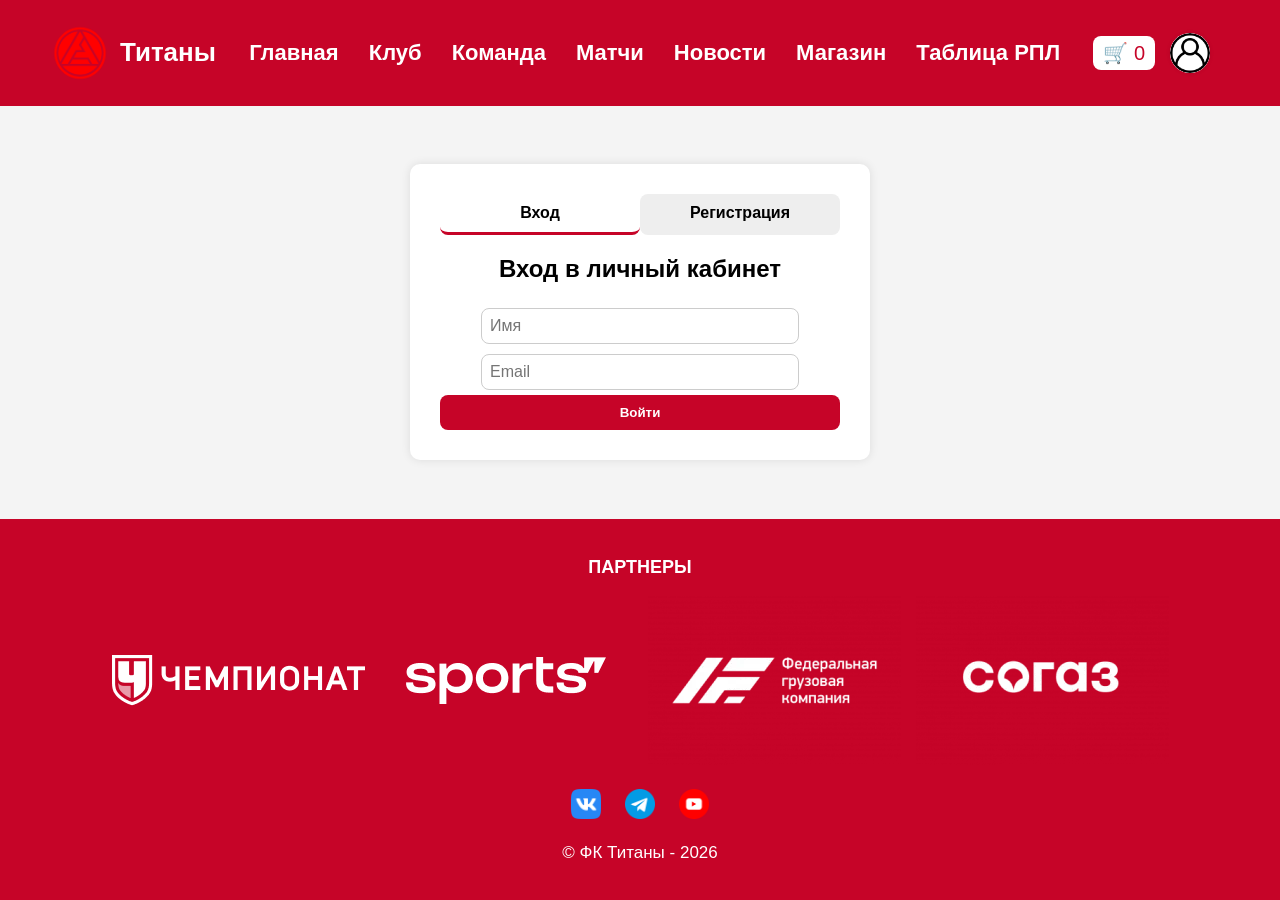
<file: pages/account.html>
<!DOCTYPE html>
<html lang="ru">
<head>
  <meta charset="UTF-8" />
  <meta name="viewport" content="width=device-width, initial-scale=1.0"/>
  <title>Личный кабинет - Титаны</title>
  <link rel="stylesheet" href="../style/account.css">
</head>
<body>
  <header>
    <div class="logo">
      <img src="../images/1.png" alt="FC Titans">
      <h1 class="club-name"><a href="../index.html">Титаны</a></h1>
  </div>
  
    <nav>
      <ul>
        <li><a href="../index.html">Главная</a></li>
        <li><a href="../pages/club.html">Клуб</a></li>
        <li><a href="../pages/team.html">Команда</a></li>
        <li><a href="../pages/tamaev.html">Матчи</a></li>
        <li><a href="../pages/news.html">Новости</a></li>
        <li><a href="shop.html" class="active">Магазин</a></li>
        <li><a href="../pages/table.html">Таблица РПЛ</a></li>
      </ul>
    </nav>
  
    <div class="header-actions">
      <a href="../pages/shop.html">
      <div class="cart-icon" onclick="toggleCart()">🛒 <span id="cartCount">0</span></div></a>
      <a href="account.html" class="avatar-link">
        <img src="../images/user-interface.png" alt="Личный кабинет" class="avatar" />
      </a>
    </div>
  </header>

  <main class="account-page">
    <section class="account-hero">
      <h2>Личный кабинет</h2>
    </section>

    <section class="account-container">
      <div class="account-card profile-card" id="userInfo">
        <div class="section-heading">
          <h3>Профиль</h3>
        </div>
        <form id="profileForm">
          <label>Имя
            <input type="text" id="username" />
          </label>
          <label>Email
            <input type="email" id="email" />
          </label>
          <button type="submit">Сохранить</button>
        </form>
      </div>

      <div class="account-card orders-card">
        <div class="section-heading">
          <h3>История заказов</h3>
        </div>
        <div id="orderHistory"></div>
        <div class="account-actions">
          <button id="clearHistory" class="secondary-btn">Очистить историю</button>
          <button id="logoutBtn" class="logout-btn">Выйти</button>
        </div>
      </div>
    </section>
  </main>

  <footer>
    <div class="footer-partners">
      <h3>ПАРТНЕРЫ</h3>
      <div class="footer-partner-logos">
        <a href="https://www.championat.com/"><img src="../images/chempionatt.webp" alt="championat"></a>
        <a href="https://www.sports.ru/"><img src="../images/sports.webp" alt="sports"></a>
        <a href="https://railfgk.ru/"><img src="../images/fedgruzkomp.webp" alt="fedgruzkomp"></a>
        <a href="https://www.sogaz.ru/"><img src="../images/cogaz.webp" alt="sogaz"></a>
      </div>
    </div>

    <div class="footer-socials">
      <a href="https://vk.com/feed"><img src="../images/vk.png" alt="VK"></a>
      <a href="https://web.telegram.org/"><img src="../images/telegram.png" alt="telegram"></a>
      <a href="https://www.youtube.com/"><img src="../images/youtube (1).png" alt="youtube"></a>
    </div>

    <div class="footer-legal">
      <p>© ФК Титаны - 2026</p>
    </div>
  </footer>
  

  <script src="./account.js"></script>
</body>
</html>
</file>
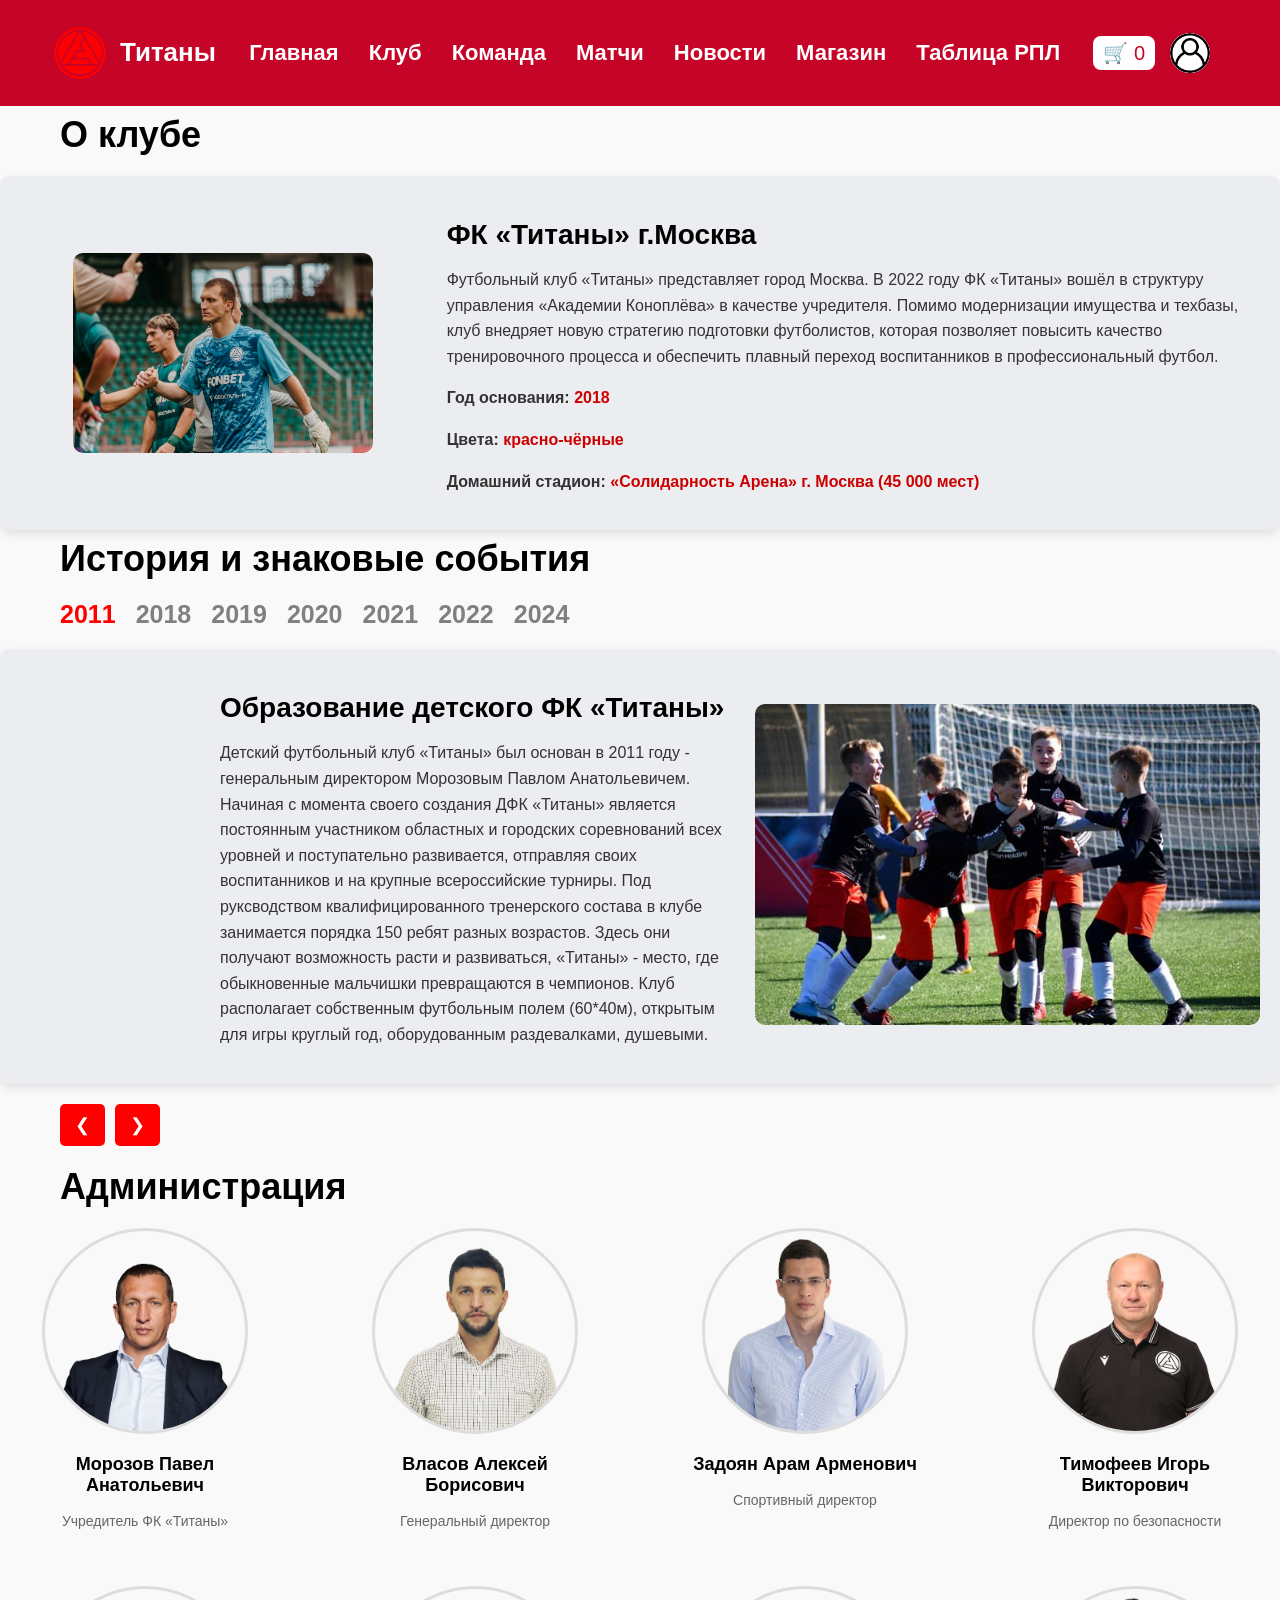
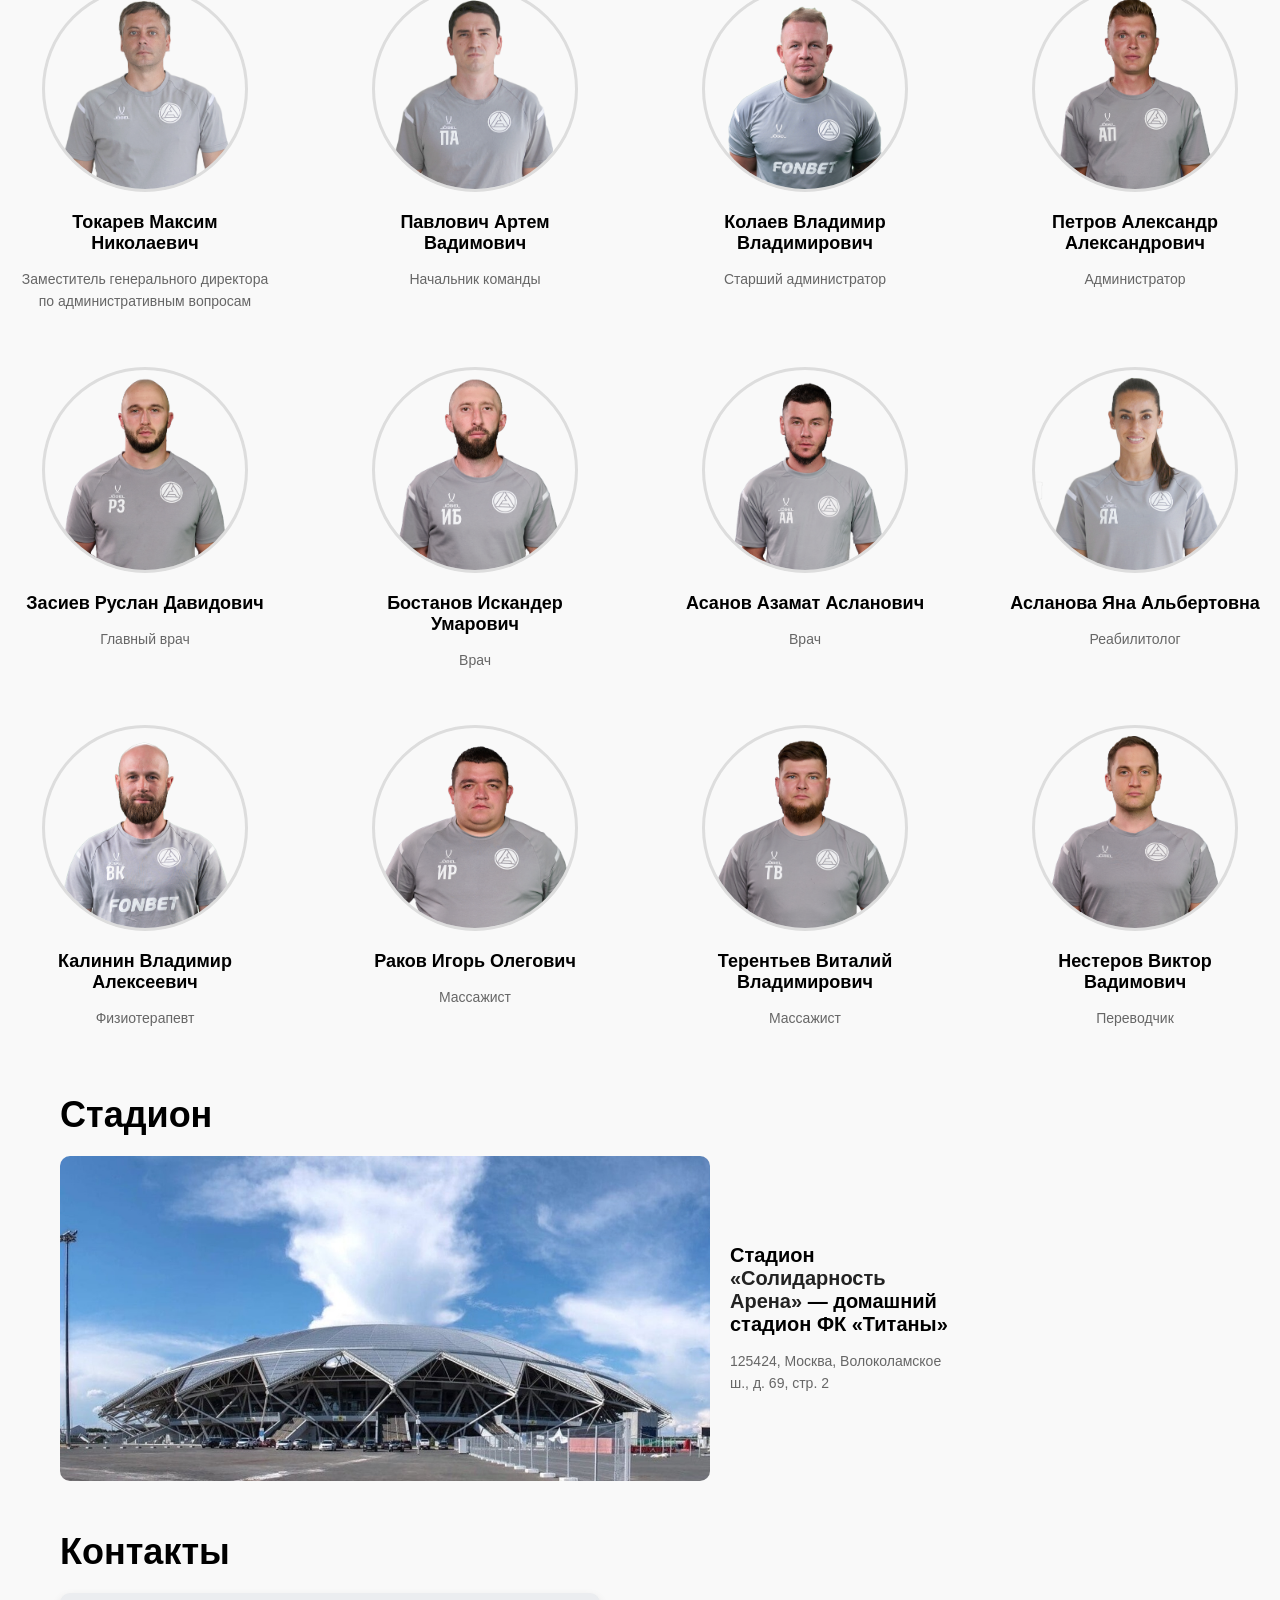
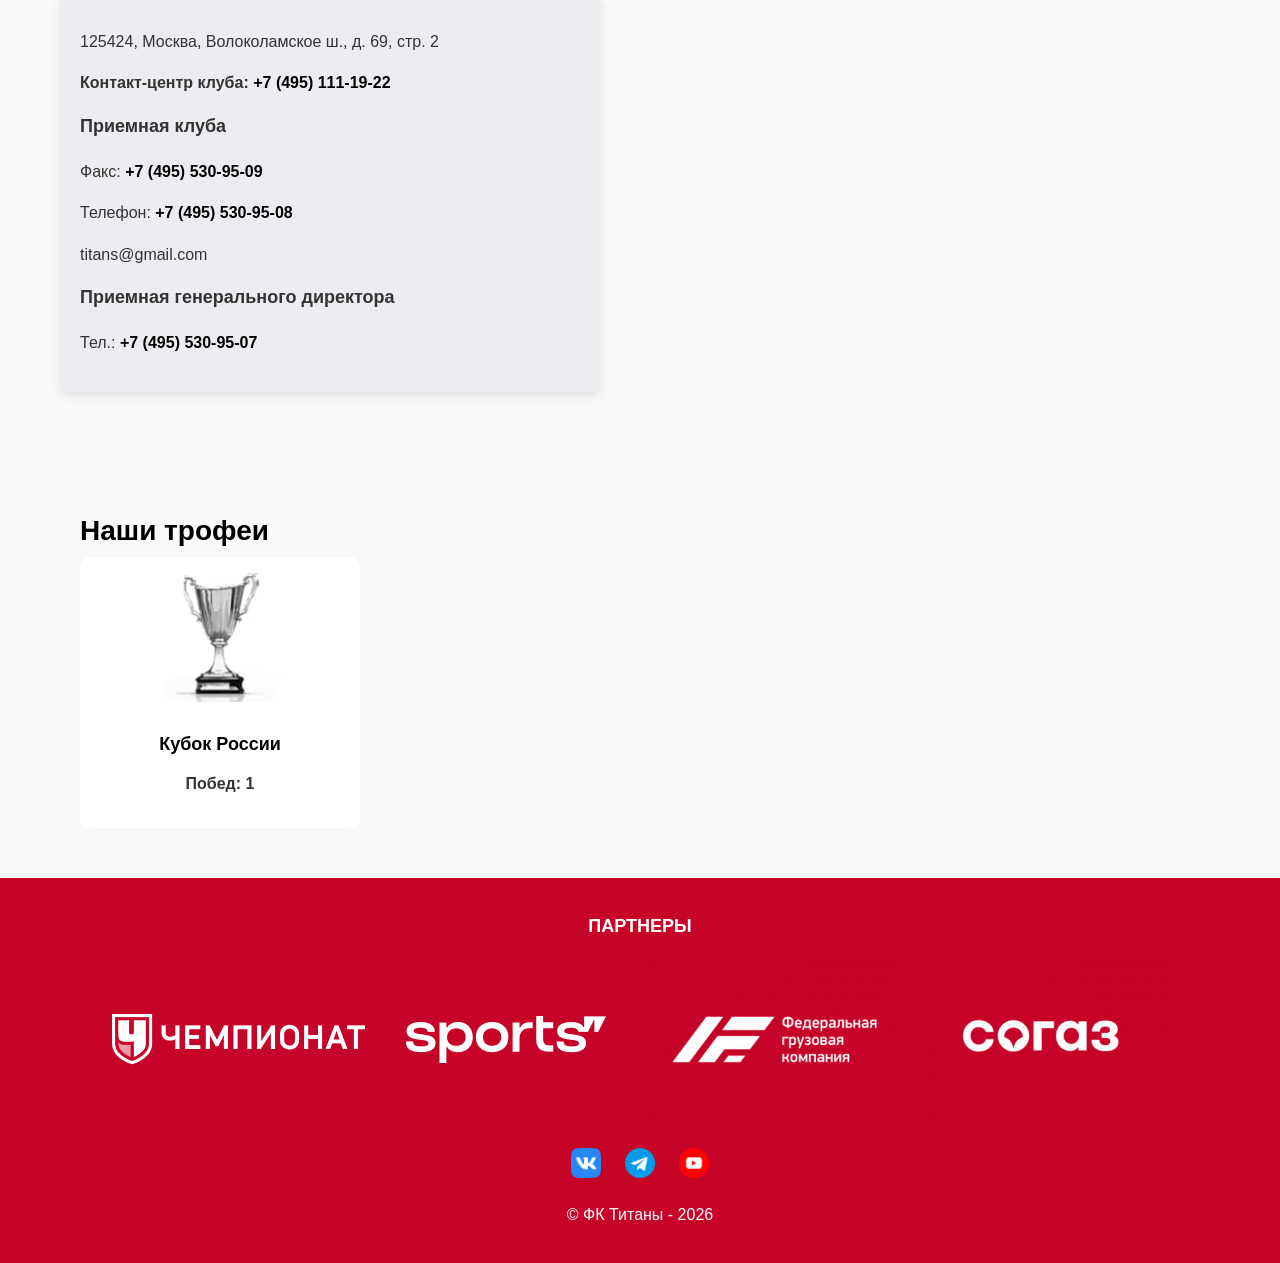
<file: pages/club.html>
<!DOCTYPE html>
<html lang="ru">
<head>
    <meta charset="UTF-8">
    <meta name="viewport" content="width=device-width, initial-scale=1.0">
    <title>О клубе </title>
    <link rel="stylesheet" href="../style/club.css">
    <link rel="icon" type="image/png" href="../images/akron.png">
</head>
<body>
    <!-- Header -->
    <header>
        <div class="logo">
            <img src="../images/1.png" alt="FC Titans">
            <h1 class="club-name"><a href="../index.html">Титаны</a></h1>
        </div>
        <nav>
            <ul>
                <li><a href="../index.html">Главная</a></li>
                <li><a href="../pages/club.html">Клуб</a></li>
                <li><a href="../pages/team.html">Команда</a></li>
                <li><a href="../pages/tamaev.html">Матчи</a></li>
                <li><a href="../pages/news.html">Новости</a></li>
                <li><a href="../pages/shop.html">Магазин</a></li>
                <li><a href="../pages/table.html">Таблица РПЛ</a></li>
            </ul>
        </nav>
        <div class="header-actions">
            <a href="./shop.html">
            <div class="cart-icon" onclick="toggleCart()">🛒 <span id="cartCount">0</span></div>
        </a>
            <a href="account.html" class="avatar-link">
              <img src="../images/user-interface.png" alt="Личный кабинет" class="avatar" />
            </a>
        </div>
    </header>


    <h5 class="admin-title">О клубе</h5>

    <div class="container">
        <div class="image">
            <img src="../images/3-184-1.jpg" alt="ФК Акрон">
        </div>
        <div class="content">
            <h2>ФК «Титаны» г.Москва</h2>
            <p>
                Футбольный клуб «Титаны» представляет город Москва.
                В 2022 году ФК «Титаны» вошёл в структуру управления «Академии Коноплёва» в качестве учредителя.
                Помимо модернизации имущества и техбазы, клуб внедряет новую стратегию подготовки футболистов, которая позволяет 
                повысить качество тренировочного процесса и обеспечить плавный переход воспитанников в профессиональный футбол.
            </p>
            <p class="info">Год основания: <span class="highlight">2018</span></p>
            <p class="info">Цвета: <span class="highlight">красно-чёрные</span></p>
            <p class="info">Домашний стадион: <span class="highlight">«Солидарность Арена» г. Москва (45 000 мест)</span></p>
        </div>
    </div>








    <h5 class="admin-title">История и знаковые события</h5>
    <div class="timeline">
        <span class="timeline-year active" onclick="changeYear(2011)">2011</span>
        <span class="timeline-year" onclick="changeYear(2018)">2018</span>
        <span class="timeline-year" onclick="changeYear(2019)">2019</span>
        <span class="timeline-year" onclick="changeYear(2020)">2020</span>
        <span class="timeline-year" onclick="changeYear(2021)">2021</span>
        <span class="timeline-year" onclick="changeYear(2022)">2022</span>
        <span class="timeline-year" onclick="changeYear(2024)">2024</span>
    </div>

    <div class="time-machine-container">
        <div class="story-box">
            <h2 id="title">Образование детского ФК «Титаны»</h2>
            <p id="description">
                Детский футбольный клуб «Титаны» был основан в 2011 году  - генеральным директором Морозовым Павлом Анатольевичем. Начиная с момента своего создания ДФК «Титаны» является постоянным участником областных и городских соревнований всех уровней и поступательно развивается, отправляя своих воспитанников и на крупные всероссийские турниры. Под руксводством квалифицированного тренерского состава в клубе занимается порядка 150 ребят разных возрастов.
Здесь они получают возможность расти и развиваться, «Титаны» - место, где обыкновенные мальчишки превращаются в чемпионов. Клуб располагает собственным футбольным полем (60*40м), открытым для игры круглый год, оборудованным раздевалками, душевыми.
            </p>
        </div>
        <div class="visual-portal">
            <img id="time-image" src="2011.jpg" alt="FC Akron">
        </div>
    </div>

    <div class="navigation-panel">
        <button class="time-travel-btn" onclick="previousYear()">❮</button>
        <button class="time-travel-btn" onclick="nextYear()">❯</button>
    </div>


    <h5 class="admin-title">Администрация</h5>

    <div class="admin-grid">
        <div class="admin-card">
            <img src="../images/morozov.png" alt="Павел Морозов">
            <div class="admin-info">
                <h3>Морозов Павел Анатольевич</h3>
                <p>Учредитель ФК «Титаны»</p>
            </div>
        </div>

        <div class="admin-card">
            <img src="../images/vlasov.png" alt="Алексей Власов">
            <div class="admin-info">
                <h3>Власов Алексей Борисович</h3>
                <p>Генеральный директор</p>
            </div>
        </div>

        <div class="admin-card">
            <img src="../images/zadoyan.png" alt="Арам Задоян">
            <div class="admin-info">
                <h3>Задоян Арам Арменович</h3>
                <p>Спортивный директор</p>
            </div>
        </div>

        <div class="admin-card">
            <img src="../images/timofeev.png" alt="Игорь Тимофеев">
            <div class="admin-info">
                <h3>Тимофеев Игорь Викторович</h3>
                <p>Директор по безопасности</p>
            </div>
        </div>

        <div class="admin-card">
            <img src="../images/tokarev.png" alt="Максим Токарев">
            <div class="admin-info">
                <h3>Токарев Максим Николаевич</h3>
                <p>Заместитель генерального директора по административным вопросам</p>
            </div>
        </div>

        <div class="admin-card">
            <img src="../images/pavlovich.png" alt="Артем Павлович">
            <div class="admin-info">
                <h3>Павлович Артем Вадимович</h3>
                <p>Начальник команды</p>
            </div>
        </div>

        <div class="admin-card">
            <img src="../images/kopaev.png" alt="Владимир Колаев">
            <div class="admin-info">
                <h3>Колаев Владимир Владимирович</h3>
                <p>Старший администратор</p>
            </div>
        </div>

        <div class="admin-card">
            <img src="../images/petrov.png" alt="Александр Петров">
            <div class="admin-info">
                <h3>Петров Александр Александрович</h3>
                <p>Администратор</p>
            </div>
        </div>
        <div class="admin-card">
            <img src="../images/zasiev.png" alt="Александр Петров">
            <div class="admin-info">
                <h3>Засиев Руслан Давидович</h3>
                <p>Главный врач</p>
            </div>
        </div>
        <div class="admin-card">
            <img src="../images/bostanov.png" alt="Александр Петров">
            <div class="admin-info">
                <h3>Бостанов Искандер Умарович</h3>
                <p>Врач</p>
            </div>
        </div>
        <div class="admin-card">
            <img src="../images/asanov.png" alt="Александр Петров">
            <div class="admin-info">
                <h3>Асанов Азамат Асланович</h3>
                <p>Врач</p>
            </div>
        </div>
        <div class="admin-card">
            <img src="../images/aslanova.png" alt="Александр Петров">
            <div class="admin-info">
                <h3>Асланова Яна Альбертовна</h3>
                <p>Реабилитолог</p>
            </div>
        </div>
        <div class="admin-card">
            <img src="../images/kalinin.png" alt="Александр Петров">
            <div class="admin-info">
                <h3>Калинин Владимир Алексеевич</h3>
                <p>Физиотерапевт</p>
            </div>
        </div>
        <div class="admin-card">
            <img src="../images/rakov.png" alt="Александр Петров">
            <div class="admin-info">
                <h3>Раков Игорь Олегович</h3>
                <p>Массажист</p>
            </div>
        </div>
        <div class="admin-card">
            <img src="../images/terentiev.png" alt="Александр Петров">
            <div class="admin-info">
                <h3>Терентьев Виталий Владимирович</h3>
                <p>Массажист</p>
            </div>
        </div>
        <div class="admin-card">
            <img src="../images/nesterov.png" alt="Александр Петров">
            <div class="admin-info">
                <h3>Нестеров Виктор Вадимович</h3>
                <p>Переводчик</p>
            </div>
        </div>

    </div>



    <h6 class="admin-title">Стадион</h6>
    <div class="stadium-container">
        <div class="arena-wrapper">
            <img src="../images/stadion.jpg" alt="Стадион Самара Арена" class="arena-image">
            
            <div class="arena-info">
                <h2 class="arena-title">Стадион <span class="stadium-emphasis">«Солидарность Арена»</span> — домашний стадион ФК «Титаны»</h2>
                <p class="arena-address">125424, Москва, Волоколамское ш., д. 69, стр. 2</p>
            </div>
        </div>
        
    </div>

    <h6 class="admin-title">Контакты</h6>
    <div class="contacts-container">
        
        <p>125424, Москва, Волоколамское ш., д. 69, стр. 2</p>
    
        <p><strong>Контакт-центр клуба:</strong> <span class="phone">+7 (495) 111-19-22</span></p>
    
        <p class="section-title">Приемная клуба</p>
        <p>Факс: <span class="phone">+7 (495) 530-95-09</span></p>
        <p>Телефон: <span class="phone">+7 (495) 530-95-08</span></p>
        <p>titans@gmail.com</p>
    
        <p class="section-title">Приемная генерального директора</p>
        <p>Тел.: <span class="phone">+7 (495) 530-95-07</span></p>
    </div>

    <section class="trophie">
        <h2>Наши трофеи</h2>
        <div class="trophies-container">
            <div class="trophy-item">
                <img src="../images/ec_pokalsieger.avif" alt="Кубок России">
                <h3>Кубок России</h3>
                <p> Побед: 1</p>
            </div>
        </div>
    </section>
    




    
    

    <!-- Footer -->
    <footer>
        <div class="footer-partners">
            <h3>ПАРТНЕРЫ</h3>
            <div class="footer-partner-logos">
                <a href="https://www.championat.com/"><img src="../images/chempionatt.webp" alt="ladaa"></a>
                <a href="https://www.sports.ru/"><img src="../images/sports.webp" alt="aeroflotik"></a>
                <a href="https://railfgk.ru/"><img src="../images/fedgruzkomp.webp" alt="megafon"></a>
                <a href="https://www.sogaz.ru/"><img src="../images/cogaz.webp" alt="wildberries"></a>
            </div>
        </div>
    
       
    
        <div class="footer-socials">
            <a href="https://vk.com/feed"><img src="../images/vk.png" alt="VK"></a>
            <a href="https://web.telegram.org/"><img src="../images/telegram.png" alt="telegram"></a>
            <a href="https://www.youtube.com/"><img src="../images/youtube (1).png" alt="youtube"></a>
        </div>
    
        <div class="footer-legal">
            <p style="color: white;">© ФК Титаны - 2026</p>
        </div>
    </footer>
    <script>
         let years = [2011, 2018, 2019, 2020, 2021, 2022, 2024];
        let currentIndex = 0;

        let events = {
            2011: {
                title: "Образование детского ФК «Титаны»",
                description: "Детский футбольный клуб «Титаны» был основан в 2011 году  - генеральным директором Морозовым Павлом Анатольевичем. Начиная с момента своего создания ДФК «Титаны» является постоянным участником областных и городских соревнований всех уровней и поступательно развивается, отправляя своих воспитанников и на крупные всероссийские турниры. Под руксводством квалифицированного тренерского состава в клубе занимается порядка 150 ребят разных возрастов. Здесь они получают возможность расти и развиваться, «Титаны» - место, где обыкновенные мальчишки превращаются в чемпионов. Клуб располагает собственным футбольным полем (60*40м), открытым для игры круглый год, оборудованным раздевалками, душевыми.",
                image: "2011.jpg"
            },
            2018: {
                title: "Сезон 2018: создание взрослой команды",
                description: "Весной 2018 года футбольное подразделение пополнилось взрослой командой «Титаны», которая стартовала в Первенстве и Кубке России по футболу среди команд III дивизиона. Первый сезон стал для команды успешным: по итогам чемпионата клуб стал призером, заняв третье место, а также добрался до полуфинала кубкового турнира",
                image: "2018.jpg"
            },
            2019: {
                title: "Сезон 2019/2020: переход в «профессионалы»",
                description: "Руководство решило продолжить поступательное развитие команды, и в 2019 году клуб прошел процедуру лицензирования в РФС для участия в Первенстве России по футболу. Дебют «Титанов» на профессиональном уровне получился успешным: команда закрепилесь в группе лидеров репулярного чемпионата и в первом же розыгрыше ОЛИМП-Кубка России по футболу остановилась в шаге от матча. 1/16 финала с клубом российской премьер-пиги.",
                image: "2019.jpg"
            },
            2020: {
                title: "Сезон 2020/21: дебют в ФНЛ",
                description: "По итогам сезона 2019/20 москвичи добились повышения в классе, заняв первое место по итогам сыгранных 17 туров Олимп-Первенства. По итогам 42 сыгранных матчей в Футбольной Национальной Лиге «Титаны» заняли 17 место в подэлитном дивизионе страны и по приоритетному праву сохранил место в Олимп-ФНЛ в связи с банкротством «Тамбова».",
                image: "2020.jpg"
            },
            2021: {
                title: "Сезон 2021/22: лучший результат в Футбольной национальной лиге",
                description: "Неудачный старт команды осенью трансформировался в длительную беспроигрышную серию и приближение клуба к зоне стыковых матчей. Весной 2022 года «Титаны» старались вклиниться в борьбу за выход в РПЛ, но команде не хватило нескольких побед. Итоговое 9-е место в сезоне 2021/22, стало самым успешным за всю историю клуба.",
                image: "2021.jpg"
            },
            2022: {
                title: "Сезон 2022/23: Победа в кубке России и приход штаба Евгения Калешина",
                description: "После неоднозначного старта в сентябре «Титаны» возглавил Евгений Налешин - участник полуфинала Кубка России 2002/2003. С новым тренерским штабом команда смогла закончить сезон в верхней части турнирной таблицы, повторив достижение прошлого розыгрыша Первой Лиги, а также добилась исторического результата в Кубке России. За всю историю российского кубка только четыре команды подэлитного дивизиона проходили четыре клуба РПЛ, а «красно-чёрным» удалось выбить практически всё московское представительство элиты в плей-офф: «Торпедо», «Локомотив», «Динамо» и «Спартак». Новая система розыгрыша турнира в сезоне 2022/23 стала большим испытанием для команд из низших лиг, но наша команда смогла дойти до финала Кубка России и обыграла в финальном матче Петербургский «Зенит» со счетом 1:0. В 2023 году профессиональному клубу «Титаны» исполнилось 5 лет - это самая молодая команда высших российских дивизионов. ",
                image: "titanss.jpg"
            },
            2024: {
                title: "Сезон 2023/24: выход в МИР Российскую Премьер Лигу",
                description: "«Титаны» весь сезон шли в лидирующей группе команд, завершил первый круг на первом месте, но не смогли добиться прямого выхода в элиту. С новым тренерским штабом во главе с Звуром Тедеевым команда взяла бронзовые медали Футбольной Национальной лиги и добилась права сыграть в переходных матчах с екатеринбургским «Уралом». По итогам двухматчевого противостояния «Титаны» вышли в МИР Российскую Премьер Лигу (3:2). Команда проделала большой турнирный путь всего за шесть лет своего существования.",
                image: "2024.jpg"
            }
        };

        function changeYear(year) {
            currentIndex = years.indexOf(year);
            document.getElementById("title").innerText = events[year].title;
            document.getElementById("description").innerText = events[year].description;
            document.getElementById("time-image").src = events[year].image;

            document.querySelectorAll(".timeline-year").forEach(el => el.classList.remove("active"));
            document.querySelector(`.timeline-year:nth-child(${currentIndex + 1})`).classList.add("active");
        }

        function previousYear() {
            if (currentIndex > 0) {
                currentIndex--;
                changeYear(years[currentIndex]);
            }
        }

        function nextYear() {
            if (currentIndex < years.length - 1) {
                currentIndex++;
                changeYear(years[currentIndex]);
            }
        }
        document.addEventListener("DOMContentLoaded", function () {
            const authIcon = document.getElementById("authIcon");
            const authPopup = document.getElementById("authPopup");
            const loginForm = document.getElementById("loginForm");
            const registerForm = document.getElementById("registerForm");
            const openRegister = document.getElementById("openRegister");
            const openLogin = document.getElementById("openLogin");
    
            authIcon.addEventListener("click", function (event) {
                event.stopPropagation();
                authPopup.style.display = authPopup.style.display === "block" ? "none" : "block";
            });
    

            document.addEventListener("click", function (event) {
                if (!authPopup.contains(event.target) && event.target !== authIcon) {
                    authPopup.style.display = "none";
                }
            });
    

            openRegister.addEventListener("click", function (event) {
                event.preventDefault();
                loginForm.style.display = "none";
                registerForm.style.display = "block";
            });

            openLogin.addEventListener("click", function (event) {
                event.preventDefault();
                registerForm.style.display = "none";
                loginForm.style.display = "block";
            });
        });
        let cart = JSON.parse(localStorage.getItem("cart")) || [];

function addToCart(name, price) {
  cart.push({ name, price });
  updateCart();
}

function updateCart() {
  const cartItems = document.getElementById("cartItems");
  const totalPrice = document.getElementById("totalPrice");
  const cartCount = document.getElementById("cartCount");

  cartItems.innerHTML = "";
  let total = 0;

  cart.forEach((item, index) => {
    const li = document.createElement("li");
    li.textContent = `${item.name} — ${item.price}₽`;
    const removeBtn = document.createElement("button");
    removeBtn.textContent = "Удалить";
    removeBtn.onclick = () => {
      cart.splice(index, 1);
      updateCart();
    };
    li.appendChild(removeBtn);
    cartItems.appendChild(li);
    total += item.price;
  });

  totalPrice.textContent = total;
  cartCount.textContent = cart.length;
  localStorage.setItem("cart", JSON.stringify(cart));
}

function toggleCart() {
  document.getElementById("cart").classList.toggle("hidden");
}

function checkout() {
  if (cart.length === 0) return alert("Корзина пуста");
  document.getElementById("checkoutForm").classList.remove("hidden");
}

function completeOrder(e) {
  e.preventDefault();
  const name = document.getElementById("orderName").value.trim();
  const address = document.getElementById("orderAddress").value.trim();
  const orderId = "TIT" + Date.now();

  const order = {
    id: orderId,
    name,
    address,
    items: cart,
    total: cart.reduce((sum, item) => sum + item.price, 0)
  };

  let orders = JSON.parse(localStorage.getItem("orders")) || [];
  orders.push(order);
  localStorage.setItem("orders", JSON.stringify(orders));

  alert(`Заказ оформлен!\nНомер: ${orderId}\nИмя: ${name}\nАдрес: ${address}`);
  cart = [];
  updateCart();
  document.getElementById("checkoutForm").classList.add("hidden");
  localStorage.removeItem("cart");
}



    </script>
</body>
</html>
</file>
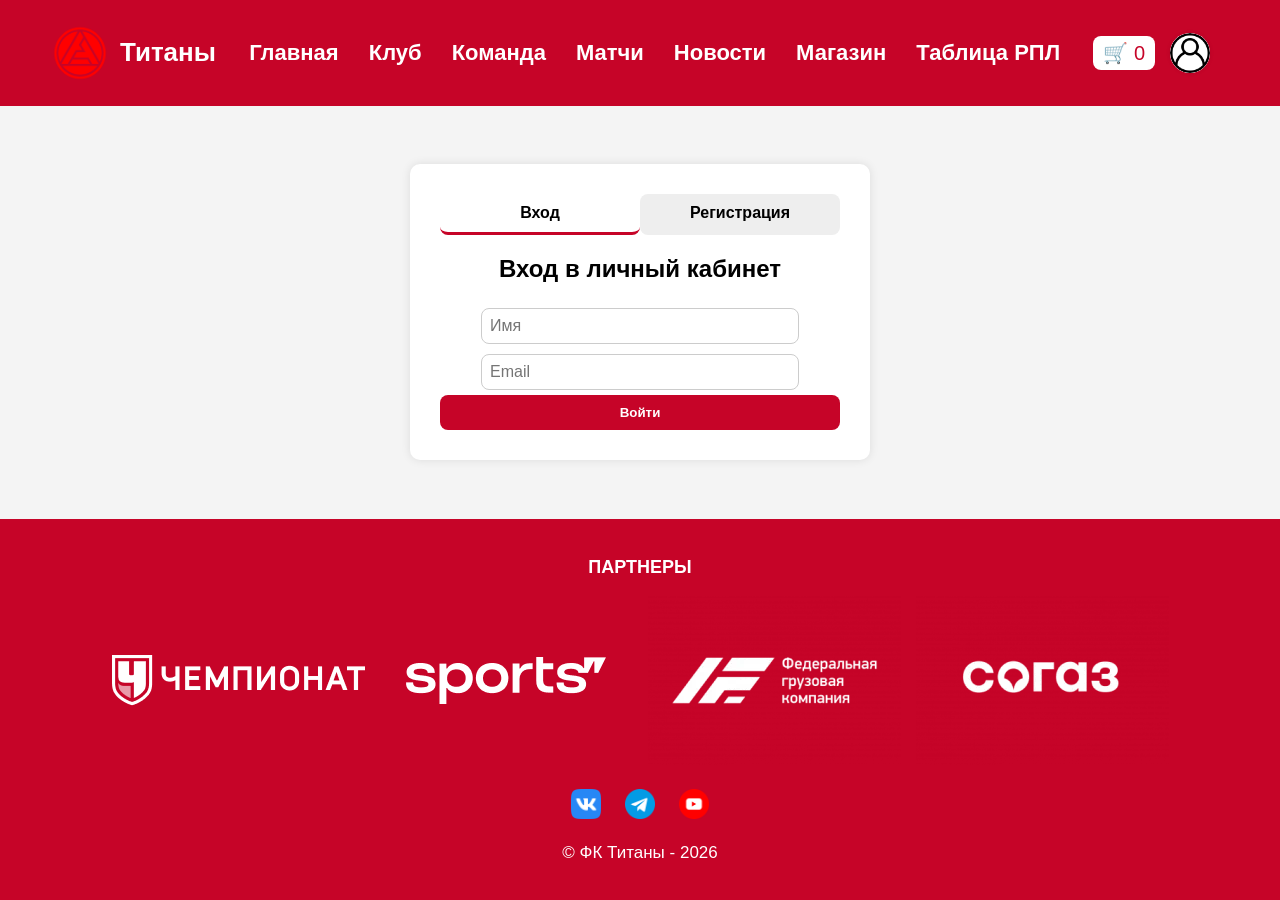
<file: pages/login.html>
<!DOCTYPE html>
<html lang="ru">
<head>
  <meta charset="UTF-8" />
  <meta name="viewport" content="width=device-width, initial-scale=1.0"/>
  <title>Вход / Регистрация - Титаны</title>
  <link rel="stylesheet" href="../style/login.css" />
</head>
<body>
  <div class="main-layout">
  <header>
    <div class="logo">
      <img src="../images/1.png" alt="FC Titans">
      <h1 class="club-name"><a href="../index.html">Титаны</a></h1>
  </div>
  
    <nav>
      <ul>
        <li><a href="../index.html">Главная</a></li>
        <li><a href="../pages/club.html">Клуб</a></li>
        <li><a href="../pages/team.html">Команда</a></li>
        <li><a href="../pages/tamaev.html">Матчи</a></li>
        <li><a href="../pages/news.html">Новости</a></li>
        <li><a href="shop.html" class="active">Магазин</a></li>
        <li><a href="../pages/table.html">Таблица РПЛ</a></li>
      </ul>
    </nav>
  
    <div class="header-actions">
      <a href="../pages/shop.html">
      <div class="cart-icon" onclick="toggleCart()">🛒 <span id="cartCount">0</span></div></a>
      <a href="account.html" class="avatar-link">
        <img src="../images/user-interface.png" alt="Личный кабинет" class="avatar" />
      </a>
    </div>
  </header>


  <main>
    <div class="auth-container">
      <div class="tab-switcher">
        <button class="tab-button active" onclick="showTab('login')">Вход</button>
        <button class="tab-button" onclick="showTab('register')">Регистрация</button>
      </div>

      <div id="loginTab" class="tab-content active">
        <h2>Вход в личный кабинет</h2>
        <form id="loginForm">
          <input type="text" id="loginName" placeholder="Имя" required />
          <input type="email" id="loginEmail" placeholder="Email" required />
          <button type="submit">Войти</button>
        </form>
      </div>

      <div id="registerTab" class="tab-content">
        <h2>Регистрация</h2>
        <form id="registerForm">
          <input type="text" id="registerName" placeholder="Имя" required />
          <input type="email" id="registerEmail" placeholder="Email" required />
          <input type="password" id="registerPassword" placeholder="Пароль" required />
          <button type="submit">Зарегистрироваться</button>
        </form>
      </div>
    </div>
  </main>
  <footer>
    <div class="footer-partners">
      <h3>ПАРТНЕРЫ</h3>
      <div class="footer-partner-logos">
        <a href="https://www.championat.com/"><img src="../images/chempionatt.webp" alt=""></a>
        <a href="https://www.sports.ru/"><img src="../images/sports.webp" alt=""></a>
        <a href="https://railfgk.ru/"><img src="../images/fedgruzkomp.webp" alt=""></a>
        <a href="https://www.sogaz.ru/"><img src="../images/cogaz.webp" alt=""></a>
      </div>
    </div>

    <div class="footer-socials">
      <a href="https://vk.com/feed"><img src="../images/vk.png" alt="VK" /></a>
      <a href="https://web.telegram.org/"><img src="../images/telegram.png" alt="telegram" /></a>
      <a href="https://www.youtube.com/"><img src="../images/youtube (1).png" alt="youtube" /></a>
    </div>

    <div class="footer-legal">
      <p style="color: white; font-size: 17px;">© ФК Титаны - 2026</p>
    </div>
  </footer>
</div>

  <script>
    function showTab(tabName) {
      const loginTab = document.getElementById("loginTab");
      const registerTab = document.getElementById("registerTab");
      const buttons = document.querySelectorAll(".tab-button");

      loginTab.classList.remove("active");
      registerTab.classList.remove("active");
      buttons.forEach(btn => btn.classList.remove("active"));

      if (tabName === "login") {
        loginTab.classList.add("active");
        buttons[0].classList.add("active");
      } else {
        registerTab.classList.add("active");
        buttons[1].classList.add("active");
      }
    }

    // Логика входа
    document.getElementById("loginForm").addEventListener("submit", function(e) {
      e.preventDefault();
      const name = document.getElementById("loginName").value.trim();
      const email = document.getElementById("loginEmail").value.trim();

      if (!name || !email) {
        alert("Пожалуйста, заполните все поля");
        return;
      }

      localStorage.setItem("username", name);
      localStorage.setItem("email", email);
      localStorage.setItem("loggedIn", "true");
      window.location.href = "account.html";
    });

    // Логика регистрации
    document.getElementById("registerForm").addEventListener("submit", function(e) {
      e.preventDefault();
      const name = document.getElementById("registerName").value.trim();
      const email = document.getElementById("registerEmail").value.trim();
      const password = document.getElementById("registerPassword").value.trim();

      if (!name || !email || !password) {
        alert("Пожалуйста, заполните все поля");
        return;
      }

      localStorage.setItem("username", name);
      localStorage.setItem("email", email);
      localStorage.setItem("password", password); // ⚠️ Только для демонстрации
      localStorage.setItem("loggedIn", "true");

      alert("Регистрация прошла успешно!");
      window.location.href = "account.html";
    });
  </script>
</body>
</html>
</file>
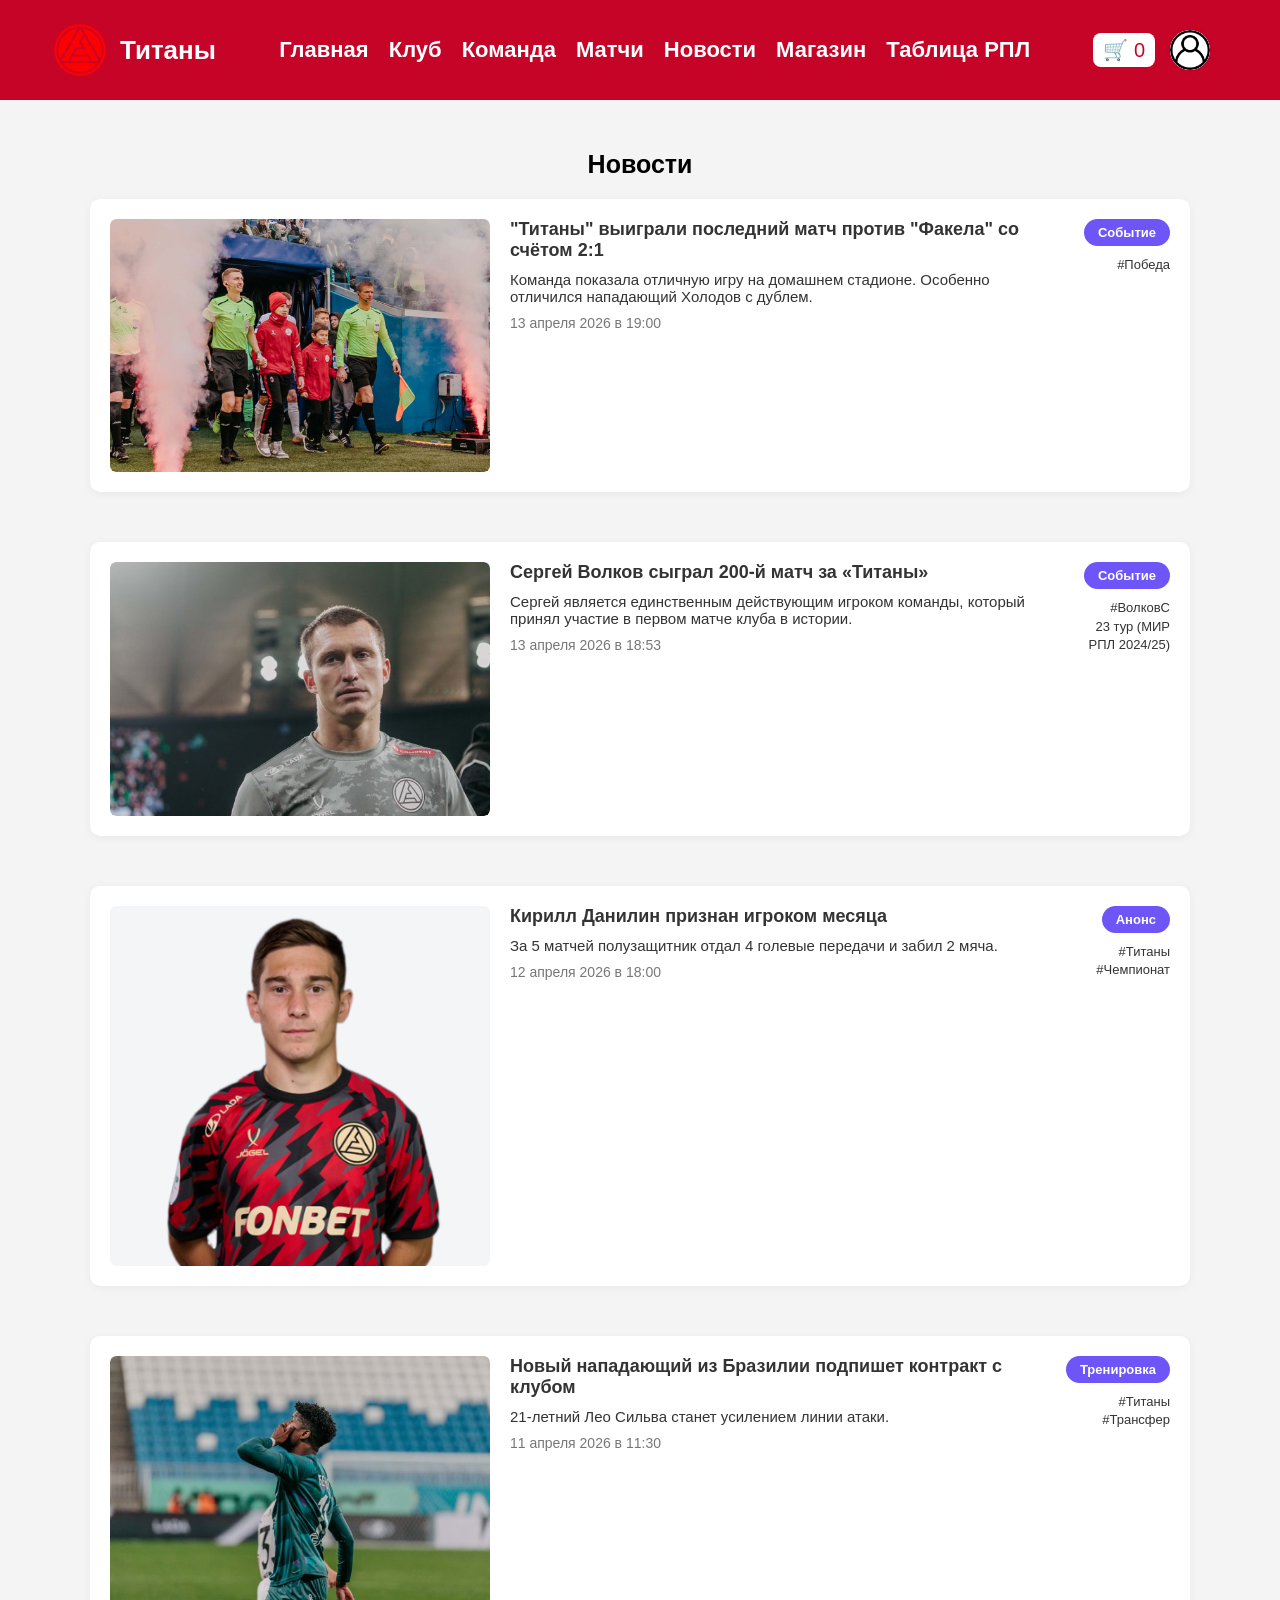
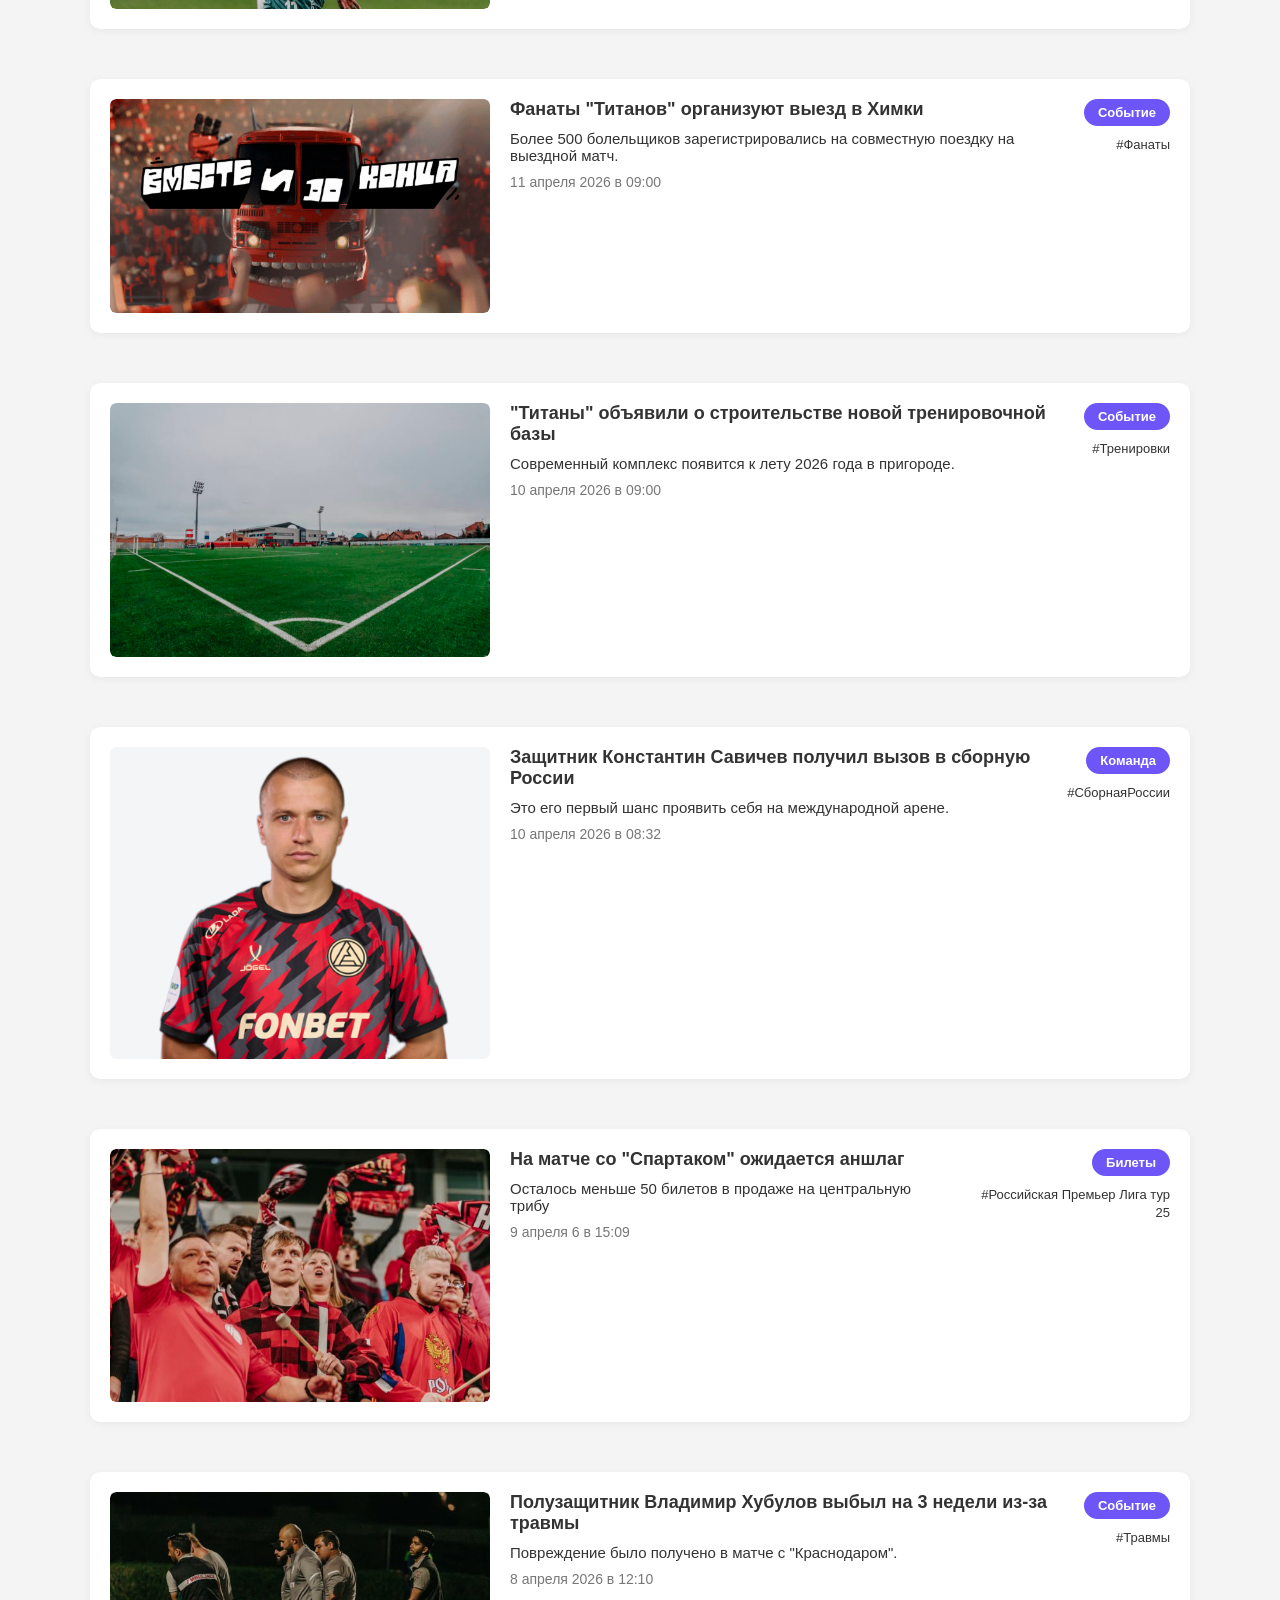
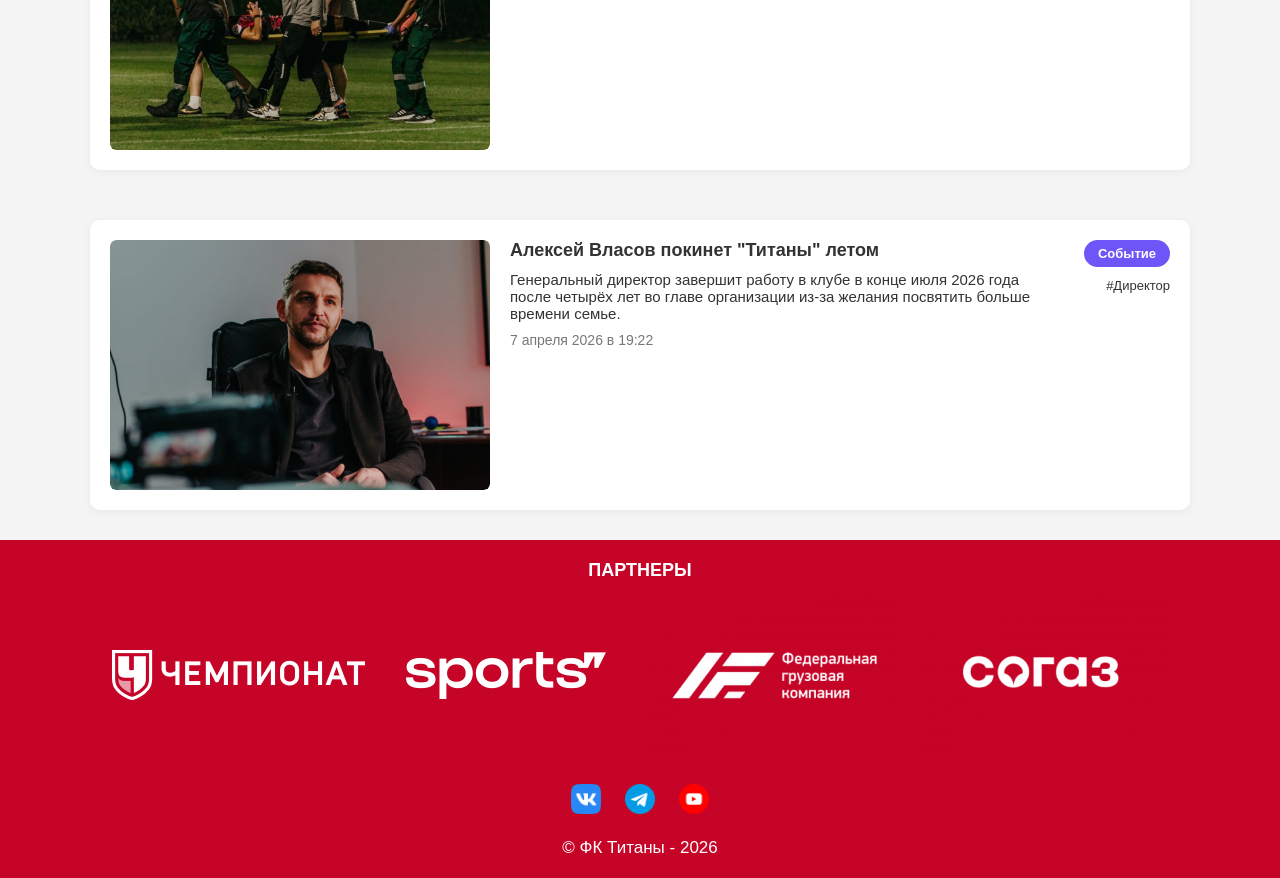
<file: pages/news.html>
<!DOCTYPE html>
<html lang="ru">
<head>
    <meta charset="UTF-8">
    <meta name="viewport" content="width=device-width, initial-scale=1.0">
    <title>Новости ФК "Титаны"</title>
    <link rel="stylesheet" href="../style/news.css">
    <link rel="icon" type="image/png" href="../images/akron.png">
</head>
<body>
    <header>
      <style>
        body {
    font-family: 'Arial', sans-serif;
    background: #f4f4f4;
    color: #333;
}

header {
    background-color: #c60428;
    padding: 20px 50px;
    display: flex;
    justify-content: space-between;
    align-items: center;
}

.logo {
    display: flex;
    align-items: center;
}

.logo img {
    height: 60px;
    width: 60px;
    border-radius: 50%;
    object-fit: cover;
}

.club-name {
    font-size: 26px;
    font-weight: bold;
    margin-left: 10px;
}

.club-name a{
    font-size: 26px;
    text-decoration: none;
    color: white;
}

nav ul {
    list-style: none;
    display: flex;
    gap: 20px;
}

nav ul li {
    display: inline;
}

nav ul li a {
    color: white;
    text-decoration: none;
    font-weight: bold;
    font-size: 22px;
}

nav ul li a:hover {
    text-decoration: underline;
}

footer {
    background-color: #c60428;
    color: white;
    text-align: center;
    padding: 20px 0;
    position: relative; 
    z-index: 10; 
}

.partners, .social-media {
    margin-bottom: 20px;
}

.partners h3, .social-media h3 {
    font-size: 18px;
    margin-bottom: 10px;
    text-transform: uppercase;
}

.partners-logos, .social-icons {
    display: flex;
    justify-content: center;
    gap: 15px;
    flex-wrap: wrap;
}

.partners-logos img {
    height: 50px;
    width: auto;
}

.social-icons a img {
    height: 40px;
    width: 40px;
    transition: transform 0.3s;
}

.social-icons a img:hover {
    transform: scale(1.1);
}

footer p {
    font-size: 14px;
}

/* Адаптивность для мобильных устройств */
@media (max-width: 768px) {
    .header-content {
        flex-direction: column;
        gap: 10px;
    }

    .logo {
        width: 40px;
    }

    nav ul {
        text-align: center;
    }

    nav ul li {
        display: block;
        margin: 5px 0;
    }

}

.footer-partners h3 {
    font-size: 18px;
    font-weight: bold;
}

.footer-partner-logos {
    display: flex;
    justify-content: center;
    flex-wrap: wrap;
    gap: 15px;
    margin-top: 10px;
}

.footer-partner-logos img {
}

.footer-nav {
    display: flex;
    justify-content: center;
    flex-wrap: wrap;
    margin-top: 30px;
}

.footer-section {
    margin: 0 20px;
}

.footer-section h4 {
    font-size: 16px;
    margin-bottom: 10px;
}

.footer-section ul {
    list-style: none;
    padding: 0;
}

.footer-section ul li {
    margin: 5px 0;
}

.footer-section ul li a {
    text-decoration: none;
    color: white;
    font-size: 14px;
}

.footer-section ul li a:hover {
    text-decoration: underline;
}

.footer-socials {
    margin-top: 20px;
}

.footer-socials a img {
    width: 30px;
    margin: 0 10px;
}

.footer-legal {
    margin-top: 20px;
    font-size: 17px;
    color: white;
}

.footer-legal a {
    color: white;
    text-decoration: none;
}

.footer-legal a:hover {
    text-decoration: underline;
}

@media (max-width: 900px) {
    header {
        padding: 16px;
        gap: 14px;
        flex-wrap: wrap;
    }

    nav {
        width: 100%;
    }

    nav ul {
        justify-content: center;
        flex-wrap: wrap;
        gap: 8px 12px;
        padding: 0;
    }

    nav ul li a {
        font-size: 16px;
    }

    .header-actions {
        margin: 0 auto;
        padding-right: 0;
    }
}

@media (max-width: 480px) {
    .club-name,
    .club-name a {
        font-size: 22px;
    }
}

.header-actions a,
.header-actions a:hover,
.header-actions a:focus,
header > a,
header > a:hover,
header > a:focus {
    text-decoration: none;
}
      </style>
        <div class="logo">
            <img src="../images/1.png" alt="FC Titans">
            <h1 class="club-name"><a href="../index.html">Титаны</a></h1>
        </div>
        <nav>
          <ul>
            <li><a href="../index.html">Главная</a></li>
            <li><a href="../pages/club.html">Клуб</a></li>
            <li><a href="../pages/team.html">Команда</a></li>
            <li><a href="../pages/tamaev.html">Матчи</a></li>
            <li><a href="../pages/news.html">Новости</a></li>
            <li><a href="shop.html" class="active">Магазин</a></li>
            <li><a href="../pages/table.html">Таблица РПЛ</a></li>
          </ul>
        </nav>
      
        <div class="header-actions">
          <a href="../pages/shop.html">
          <div class="cart-icon" onclick="toggleCart()">🛒 <span id="cartCount">0</span></div></a>
          <a href="account.html" class="avatar-link">
            <img src="../images/user-interface.png" alt="Личный кабинет" class="avatar" />
          </a>
        </div>
    </header>

    <main>
        <h1 style="font-size: 25px; color: black; text-align: center; margin-top: 20px; margin-bottom: 20px;">Новости</h1>
        <div class="news-container">

            <!-- Новость 1 -->
            <div class="news-item">
              <div class="news-img">
                <img src="../images/2-3-e1741954869974-1200x800.jpg" alt="Дзюба">
              </div>
              <div class="news-content">
                <div class="news-title">"Титаны" выиграли последний матч против "Факела" со счётом 2:1</div>
                <div class="news-text">Команда показала отличную игру на домашнем стадионе. Особенно отличился нападающий Холодов с дублем.</div>
                <div class="news-date">13 апреля 2026 в 19:00</div>
              </div>
              <div class="news-meta">
                <div class="tag">Событие</div>
                <div class="hashtags">#Победа</div>
              </div>
            </div>
        
            <!-- Новость 2 -->
            <div class="news-item">
              <div class="news-img">
                <img src="../images/200match.jpg" alt="Волков">
              </div>
              <div class="news-content">
                <div class="news-title">Сергей Волков сыграл 200-й матч за «Титаны»</div>
                <div class="news-text">Сергей является единственным действующим игроком команды, который принял участие в первом матче клуба в истории.</div>
                <div class="news-date">13 апреля 2026 в 18:53</div>
              </div>
              <div class="news-meta">
                <div class="tag">Событие</div>
                <div class="hashtags">#ВолковС<br>23 тур (МИР РПЛ 2024/25)</div>
              </div>
            </div>
        
            <!-- Новость 3 -->
            <div class="news-item">
              <div class="news-img">
                <img src="../images/danilin.png" alt="Матч Титанов">
              </div>
              <div class="news-content">
                <div class="news-title">Кирилл Данилин признан игроком месяца</div>
                <div class="news-text">За 5 матчей полузащитник отдал 4 голевые передачи и забил 2 мяча.
                </div>
                <div class="news-date">12 апреля 2026 в 18:00</div>
              </div>
              <div class="news-meta">
                <div class="tag">Анонс</div>
                <div class="hashtags">#Титаны<br>#Чемпионат</div>
              </div>
            </div>
        
            <!-- Новость 4 -->
            <div class="news-item">
              <div class="news-img">
                <img src="../images/5-122-600x400.jpg" alt="Тренировка Титанов">
              </div>
              <div class="news-content">
                <div class="news-title">Новый нападающий из Бразилии подпишет контракт с клубом</div>
                <div class="news-text">21-летний Лео Сильва станет усилением линии атаки.
                </div>
                <div class="news-date">11 апреля 2026 в 11:30</div>
              </div>
              <div class="news-meta">
                <div class="tag">Тренировка</div>
                <div class="hashtags">#Титаны<br>#Трансфер</div>
              </div>
            </div>
        
            <!-- Новость 5 -->
            <div class="news-item">
              <div class="news-img">
                <img src="../images/frame-600x338.jpg" alt="Форма 2026">
              </div>
              <div class="news-content">
                <div class="news-title">Фанаты "Титанов" организуют выезд в Химки</div>
                <div class="news-text">Более 500 болельщиков зарегистрировались на совместную поездку на выездной матч.</div>
                <div class="news-date">11 апреля 2026 в 09:00</div>
              </div>
              <div class="news-meta">
                <div class="tag">Событие</div>
                <div class="hashtags">#Фанаты<br></div>
              </div>
            </div>
            <div class="news-item">
                <div class="news-img">
                  <img src="../images/5388822018511726223-600x400.jpg" alt="Форма 2026">
                </div>
                <div class="news-content">
                  <div class="news-title">"Титаны" объявили о строительстве новой тренировочной базы</div>
                  <div class="news-text">Современный комплекс появится к лету 2026 года в пригороде.</div>
                  <div class="news-date">10 апреля 2026 в 09:00</div>
                </div>
                <div class="news-meta">
                  <div class="tag">Событие</div>
                  <div class="hashtags">#Тренировки</div>
                </div>
              </div>
              <div class="news-item">
                <div class="news-img">
                  <img src="../images/savichev.png" alt="Форма 2026">
                </div>
                <div class="news-content">
                  <div class="news-title">Защитник Константин Савичев получил вызов в сборную России</div>
                  <div class="news-text">Это его первый шанс проявить себя на международной арене.</div>
                  <div class="news-date">10 апреля 2026 в 08:32</div>
                </div>
                <div class="news-meta">
                  <div class="tag">Команда</div>
                  <div class="hashtags">#СборнаяРоссии<br></div>
                </div>
              </div>
              <div class="news-item">
                <div class="news-img">
                  <img src="../images/5-34-600x400.jpg" alt="Форма 2026">
                </div>
                <div class="news-content">
                  <div class="news-title">На матче со "Спартаком" ожидается аншлаг</div>
                  <div class="news-text">Осталось меньше 50 билетов в продаже на центральную трибу</div>
                  <div class="news-date">9 апреля 6 в 15:09</div>
                </div>
                <div class="news-meta">
                  <div class="tag">Билеты</div>
                  <div class="hashtags">#Российская Премьер Лига тур 25</div>
                </div>
              </div>
              <div class="news-item">
                <div class="news-img">
                  <img src="../images/4z6a6549-600x406.jpg" alt="Форма 2026">
                </div>
                <div class="news-content">
                  <div class="news-title">Полузащитник Владимир Хубулов выбыл на 3 недели из-за травмы</div>
                  <div class="news-text">Повреждение было получено в матче с "Краснодаром".</div>
                  <div class="news-date">8 апреля 2026 в 12:10</div>
                </div>
                <div class="news-meta">
                  <div class="tag">Событие</div>
                  <div class="hashtags">#Травмы</div>
                </div>
              </div>
              <div class="news-item">
                <div class="news-img">
                  <img src="../images/alexeivlasov.jpg" alt="Форма 2026">
                </div>
                <div class="news-content">
                  <div class="news-title">Алексей Власов покинет "Титаны" летом</div>
                  <div class="news-text">Генеральный директор завершит работу в клубе в конце июля 2026 года после четырёх лет во главе организации из-за желания посвятить больше времени семье.</div>
                  <div class="news-date">7 апреля 2026 в 19:22</div>
                </div>
                <div class="news-meta">
                  <div class="tag">Событие</div>
                  <div class="hashtags">#Директор</div>
                </div>
              </div>




        
          </div>
          
          
          
    </main>

    <footer>
        <div class="footer-partners">
            <h3>ПАРТНЕРЫ</h3>
            <div class="footer-partner-logos">
                <a href="https://www.championat.com/"><img src="../images/chempionatt.webp" alt="ladaa"></a>
                <a href="https://www.sports.ru/"><img src="../images/sports.webp" alt="aeroflotik"></a>
                <a href="https://railfgk.ru/"><img src="../images/fedgruzkomp.webp" alt="megafon"></a>
                <a href="https://www.sogaz.ru/"><img src="../images/cogaz.webp" alt="wildberries"></a>
            </div>
        </div>
    
       
    
        <div class="footer-socials">
            <a href="https://vk.com/feed"><img src="../images/vk.png" alt="VK"></a>
            <a href="https://web.telegram.org/"><img src="../images/telegram.png" alt="telegram"></a>
            <a href="https://www.youtube.com/"><img src="../images/youtube (1).png" alt="youtube"></a>
        </div>
    
        <div class="footer-legal">
            <p style="color: white; font-size: 17px;">© ФК Титаны - 2026</p>
        </div>
    </footer>
    <script>
        document.addEventListener("DOMContentLoaded", function () {
            const authIcon = document.getElementById("authIcon");
            const authPopup = document.getElementById("authPopup");
            const loginForm = document.getElementById("loginForm");
            const registerForm = document.getElementById("registerForm");
            const openRegister = document.getElementById("openRegister");
            const openLogin = document.getElementById("openLogin");
    
            authIcon.addEventListener("click", function (event) {
                event.stopPropagation();
                authPopup.style.display = authPopup.style.display === "block" ? "none" : "block";
            });
    

            document.addEventListener("click", function (event) {
                if (!authPopup.contains(event.target) && event.target !== authIcon) {
                    authPopup.style.display = "none";
                }
            });
    

            openRegister.addEventListener("click", function (event) {
                event.preventDefault();
                loginForm.style.display = "none";
                registerForm.style.display = "block";
            });

            openLogin.addEventListener("click", function (event) {
                event.preventDefault();
                registerForm.style.display = "none";
                loginForm.style.display = "block";
            });
        });
    </script>
</body>
</html>
</file>
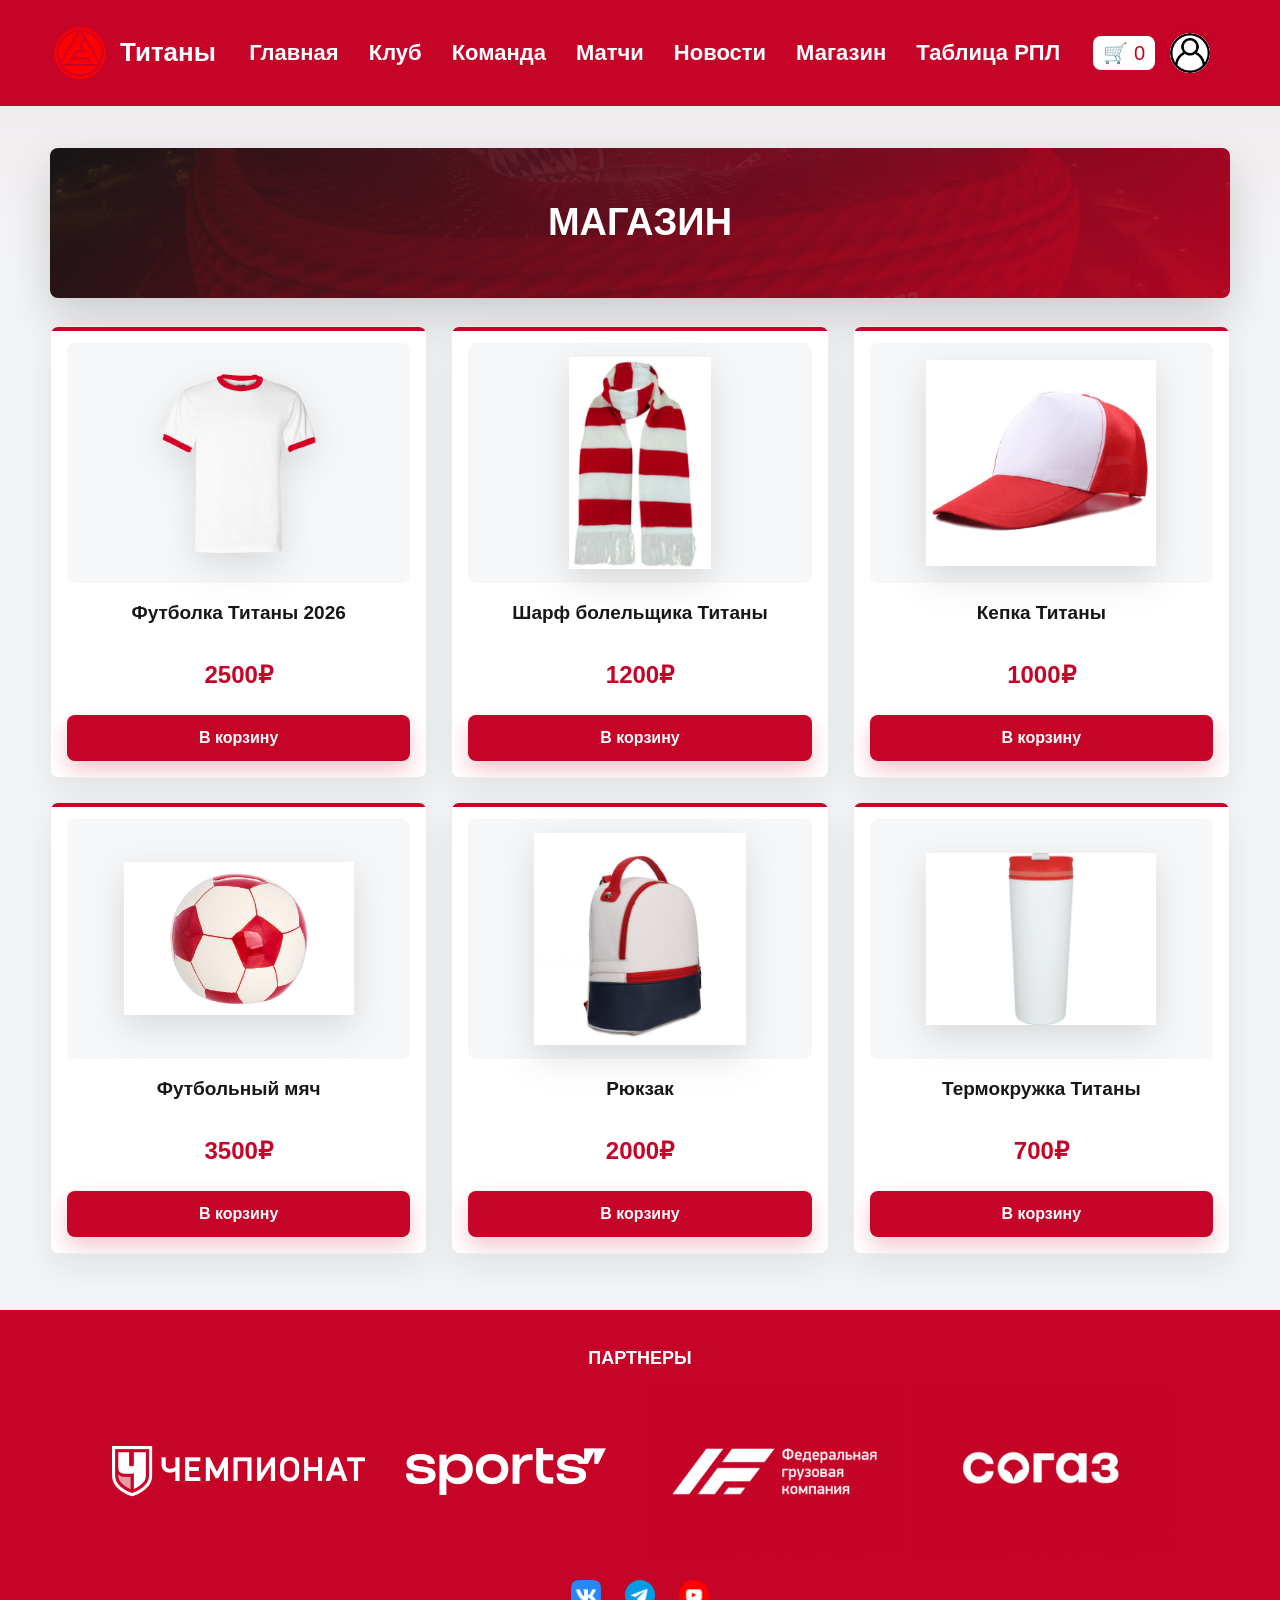
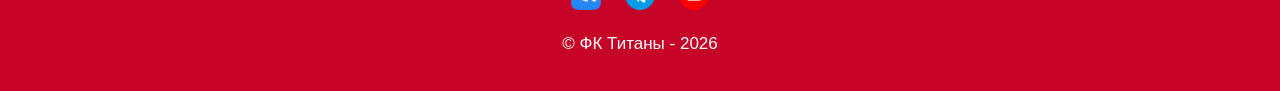
<file: pages/shop.html>
<!DOCTYPE html>
<html lang="ru">
<head>
  <meta charset="UTF-8" />
  <meta name="viewport" content="width=device-width, initial-scale=1.0"/>
  <title>Магазин ФК Титаны</title>
  <link rel="stylesheet" href="../style/shop.css" />
  <link rel="icon" type="image/png" href="../images/akron.png">
</head>
<body>
  <header>
    <div class="logo">
      <img src="../images/1.png" alt="FC Titans">
      <h1 class="club-name"><a href="../index.html">Титаны</a></h1>
    </div>
    <nav>
      <ul>
        <li><a href="../index.html">Главная</a></li>
        <li><a href="../pages/club.html">Клуб</a></li>
        <li><a href="../pages/team.html">Команда</a></li>
        <li><a href="../pages/tamaev.html">Матчи</a></li>
        <li><a href="../pages/news.html">Новости</a></li>
        <li><a href="shop.html" class="active">Магазин</a></li>
        <li><a href="../pages/table.html">Таблица РПЛ</a></li>
      </ul>
    </nav>
    <div class="header-actions">
      <div class="cart-icon" onclick="toggleCart()">🛒 <span id="cartCount">0</span></div>
      <a href="account.html" class="avatar-link">
        <img src="../images/user-interface.png" alt="Личный кабинет" class="avatar" />
      </a>
    </div>
  </header>

  <main class="shop-page">
    <section class="shop-hero">
      <h2 class="shop-title">Магазин</h2>
    </section>
    <div class="product-grid">
      <div class="product">
        <div class="product-image">
          <img class="maboi" src="../images/red-white t-shirt.webp" alt="Футболка Титаны" />
        </div>
        <h3>Футболка Титаны 2026</h3>
        <p class="product-price">2500₽</p>
        <button class="pitbull" onclick="addToCart('Футболка Титаны 2026', 2500)">В корзину</button>
      </div>
      <div class="product">
        <div class="product-image">
          <img src="../images/sharf.jpg" alt="Шарф Титаны" />
        </div>
        <h3>Шарф болельщика Титаны</h3>
        <p class="product-price">1200₽</p>
        <button class="pitbull" onclick="addToCart('Шарф болельщика Титаны', 1200)">В корзину</button>
      </div>
      <div class="product">
        <div class="product-image">
          <img src="../images/cap.jpg" alt="Футболка Титаны" />
        </div>
        <h3>Кепка Титаны</h3>
        <p class="product-price">1000₽</p>
        <button class="pitbull" onclick="addToCart('Кепка Титаны', 1000)">В корзину</button>
      </div>
      <div class="product">
        <div class="product-image">
          <img src="../images/ball.jpg" alt="Футболка Титаны" />
        </div>
        <h3>Футбольный мяч</h3>
        <p class="product-price">3500₽</p>
        <button class="pitbull" onclick="addToCart('Футбольный мяч', 3500)">В корзину</button>
      </div>
      <div class="product">
        <div class="product-image">
          <img src="../images/ryakzak.jpg" alt="Футболка Титаны" />
        </div>
        <h3>Рюкзак</h3>
        <p class="product-price">2000₽</p>
        <button class="pitbull" onclick="addToCart('Рюкзак', 2000)">В корзину</button>
      </div>
      <div class="product">
        <div class="product-image">
          <img src="../images/termokruzh.jpg" alt="Футболка Титаны" />
        </div>
        <h3>Термокружка Титаны</h3>
        <p class="product-price">700₽</p>
        <button class="pitbull" onclick="addToCart('Термокружка Титаны', 700)">В корзину</button>
      </div>
      
    </div>

    <div id="cartMessage" class="cart-message" aria-live="polite"></div>

    <div id="cart" class="cart hidden">
      <h3>Корзина</h3>
      <ul id="cartItems"></ul>
      <p class="cart-total">Сумма: <span id="totalPrice">0</span>₽</p>
      <button class="checkout-btn" onclick="checkout()">Оформить заказ</button>
    </div>

    <div id="authNotice" class="auth-notice hidden">
      <h3>Войдите, чтобы оформить заказ</h3>
      <p>Заказ можно оформить только после входа в аккаунт или регистрации.</p>
      <a href="login.html" class="auth-notice-link">Войти или зарегистрироваться</a>
    </div>

    <div id="checkoutForm" class="hidden">
      <h3>Оформление заказа</h3>
      <form onsubmit="completeOrder(event)">
        <div class="form-group">
          <label for="orderName">Имя</label>
          <input type="text" id="orderName" required />
        </div>
        <div class="form-group">
          <label for="orderAddress">Адрес доставки</label>
          <input type="text" id="orderAddress" required />
        </div>
        <div class="form-group">
          <label for="cardNumber">Номер банковской карты</label>
          <input type="text" id="cardNumber" placeholder="0000 0000 0000 0000" required />
        </div>
        <button type="submit">Подтвердить</button>
      </form>
    </div>
  </main>
  <footer>
    <div class="footer-partners">
        <h3>ПАРТНЕРЫ</h3>
        <div class="footer-partner-logos">
            <a href="https://www.championat.com/"><img src="../images/chempionatt.webp" alt="ladaa"></a>
            <a href="https://www.sports.ru/"><img src="../images/sports.webp" alt="aeroflotik"></a>
            <a href="https://railfgk.ru/"><img src="../images/fedgruzkomp.webp" alt="megafon"></a>
            <a href="https://www.sogaz.ru/"><img src="../images/cogaz.webp" alt="wildberries"></a>
        </div>
    </div>

   

    <div class="footer-socials">
        <a href="https://vk.com/feed"><img src="../images/vk.png" alt="VK"></a>
        <a href="https://web.telegram.org/"><img src="../images/telegram.png" alt="telegram"></a>
        <a href="https://www.youtube.com/"><img src="../images/youtube (1).png" alt="youtube"></a>
    </div>

    <div class="footer-legal">
        <p style="color: white; font-size: 17px;">© ФК Титаны - 2026</p>
    </div>
</footer>

  <script>
    let cart = JSON.parse(localStorage.getItem("cart")) || [];

    function addToCart(name, price) {
      cart.push({ name, price });
      updateCart();
      showCartMessage(name, price);
      showCart();
    }

    function showCartMessage(name, price) {
      const cartMessage = document.getElementById("cartMessage");
      cartMessage.textContent = `${name} добавлен в корзину. Цена: ${price}₽`;
      cartMessage.classList.add("visible");
    }

    function updateCart() {
      const cartItems = document.getElementById("cartItems");
      const totalPrice = document.getElementById("totalPrice");
      const cartCount = document.getElementById("cartCount");
      cartItems.innerHTML = "";
      let total = 0;

      cart.forEach((item, index) => {
  const li = document.createElement("li");
  li.textContent = `${item.name} — ${item.price}₽`;

  const removeBtn = document.createElement("button");
  removeBtn.textContent = "Удалить";
  removeBtn.classList.add("remove-btn"); // Применяем стили

  removeBtn.onclick = () => {
    cart.splice(index, 1);
    updateCart();
  };

  li.appendChild(removeBtn);
  cartItems.appendChild(li);
  total += item.price;
});

      totalPrice.textContent = total;
      cartCount.textContent = cart.length;
      localStorage.setItem("cart", JSON.stringify(cart));
    }

    function toggleCart() {
      document.getElementById("cart").classList.toggle("hidden");
    }

    function showCart() {
      document.getElementById("cart").classList.remove("hidden");
    }

    function checkout() {
      if (cart.length === 0) return alert("Корзина пуста");
      if (!isLoggedIn()) {
        document.getElementById("checkoutForm").classList.add("hidden");
        document.getElementById("authNotice").classList.remove("hidden");
        return;
      }
      document.getElementById("authNotice").classList.add("hidden");
      document.getElementById("checkoutForm").classList.remove("hidden");
    }

    function completeOrder(e) {
      e.preventDefault();
      if (!isLoggedIn()) {
        document.getElementById("checkoutForm").classList.add("hidden");
        document.getElementById("authNotice").classList.remove("hidden");
        return;
      }
      const name = document.getElementById("orderName").value.trim();
      const address = document.getElementById("orderAddress").value.trim();
      const orderId = "TIT" + Date.now();
      const order = {
        id: orderId,
        name,
        address,
        items: cart,
        total: cart.reduce((sum, item) => sum + item.price, 0)
      };

      let orders = JSON.parse(localStorage.getItem(getOrdersKey())) || [];
      orders.push(order);
      localStorage.setItem(getOrdersKey(), JSON.stringify(orders));
      alert(`Заказ оформлен!
Номер: ${orderId}
Имя: ${name}
Адрес: ${address}`);
      cart = [];
      updateCart();
      document.getElementById("checkoutForm").classList.add("hidden");
      localStorage.removeItem("cart");
    }

    function isLoggedIn() {
      return localStorage.getItem("loggedIn") === "true";
    }

    function getOrdersKey() {
      const email = (localStorage.getItem("email") || "").trim().toLowerCase();
      return email ? `orders_${email}` : "orders_guest";
    }

    document.addEventListener("DOMContentLoaded", updateCart);
  </script>
</body>
</html>
</file>
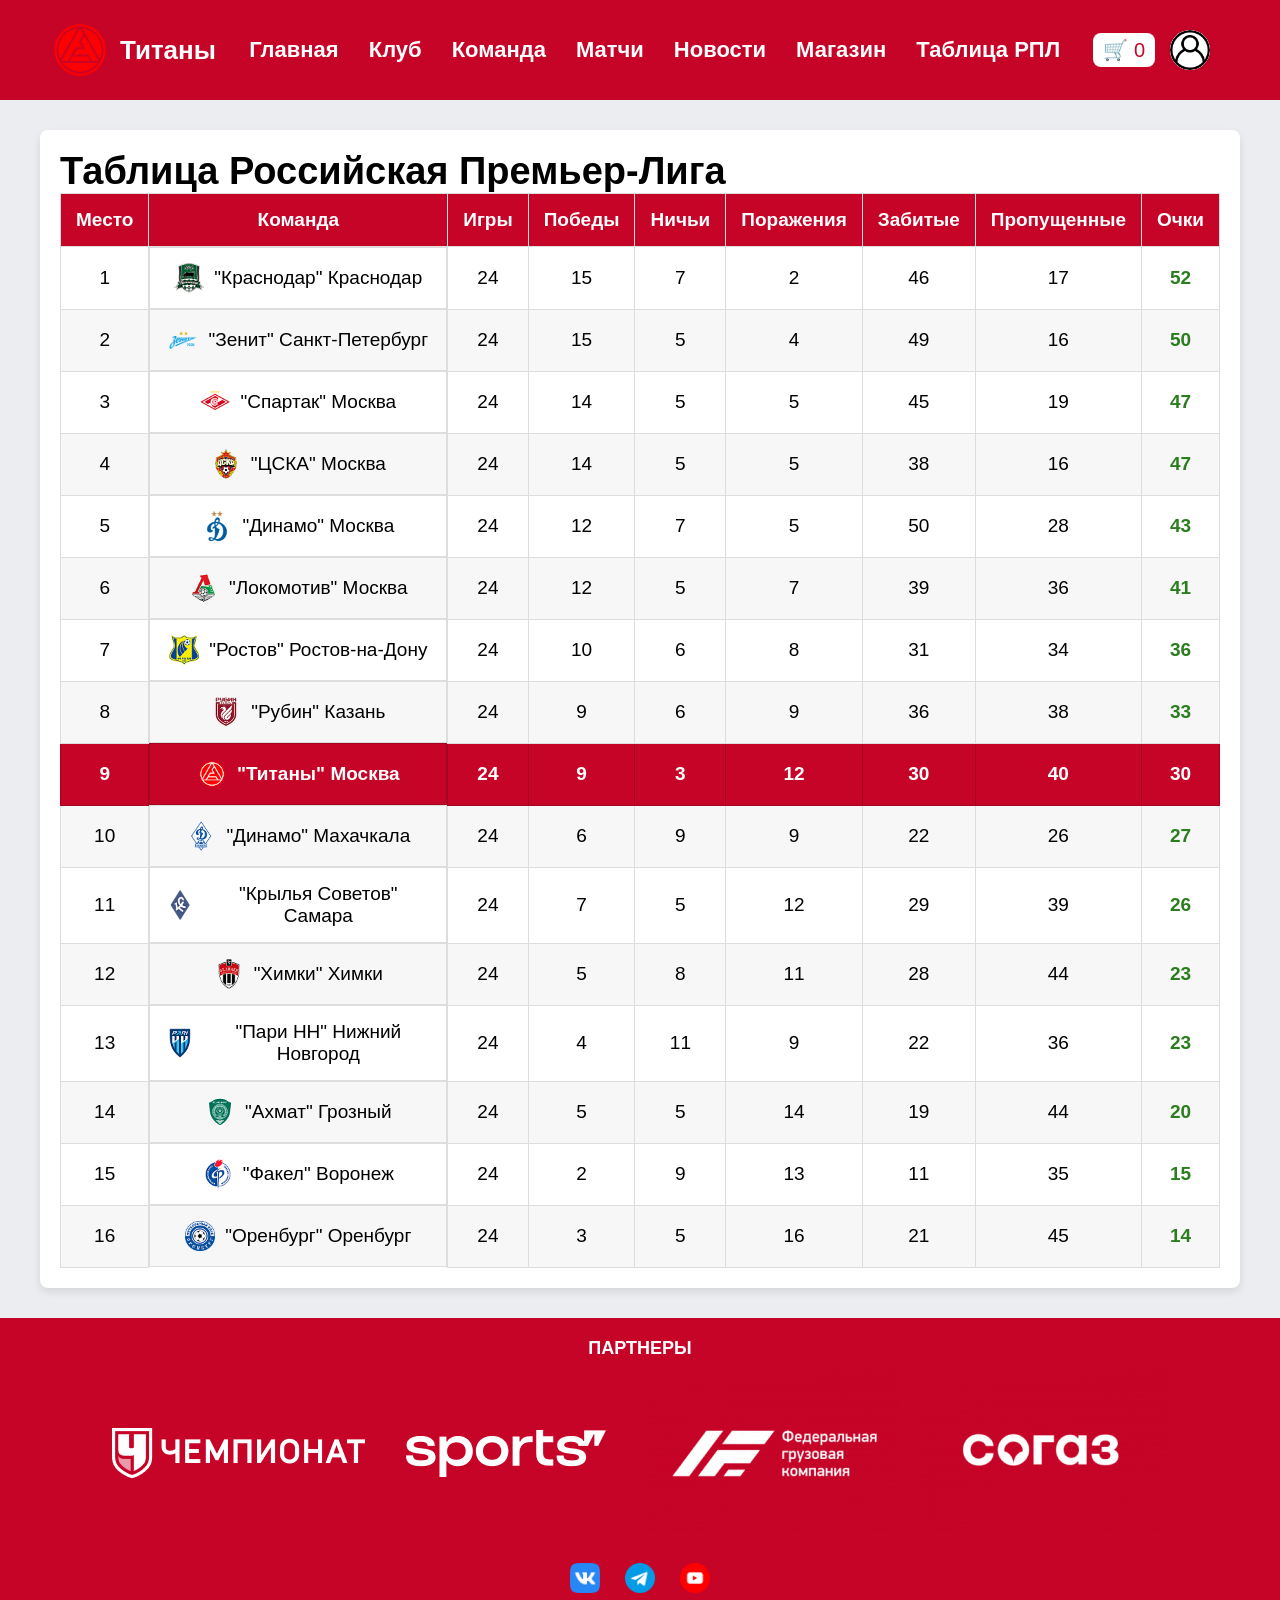
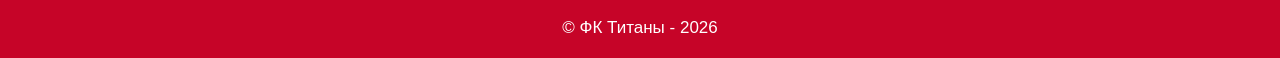
<file: pages/table.html>
<!DOCTYPE html>
<html lang="ru">
<head>
    <meta charset="UTF-8">
    <meta name="viewport" content="width=device-width, initial-scale=1.0">
    <title>Таблица РПЛ</title>
    <link rel="stylesheet" href="../style/table.css">
</head>
<body>
    <header>
        <div class="logo">
          <img src="../images/1.png" alt="FC Titans" />
          <h1 class="club-name"><a href="../index.html">Титаны</a></h1>
        </div>
        <nav>
            <ul>
              <li><a href="../index.html">Главная</a></li>
              <li><a href="../pages/club.html">Клуб</a></li>
              <li><a href="../pages/team.html">Команда</a></li>
              <li><a href="../pages/tamaev.html">Матчи</a></li>
              <li><a href="../pages/news.html">Новости</a></li>
              <li><a href="shop.html" class="active">Магазин</a></li>
              <li><a href="../pages/table.html">Таблица РПЛ</a></li>
            </ul>
          </nav>
        
          <div class="header-actions">
            <a href="../pages/shop.html">
            <div class="cart-icon" onclick="toggleCart()">🛒 <span id="cartCount">0</span></div></a>
            <a href="account.html" class="avatar-link">
              <img src="../images/user-interface.png" alt="Личный кабинет" class="avatar" />
            </a>
          </div>
      </header>

    <div class="container">
        <h1>Таблица Российская Премьер-Лига</h1>

        <table>
            <thead>
                <tr>
                    <th>Место</th>
                    <th>Команда</th>
                    <th>Игры</th>
                    <th>Победы</th>
                    <th>Ничьи</th>
                    <th>Поражения</th>
                    <th>Забитые</th>
                    <th>Пропущенные</th>
                    <th>Очки</th>
                </tr>
            </thead>
            <tbody>
                <!-- Строки для команд -->
                <tr>
                    <td>1</td>
                    <td class="team-name"><img src="../images/krasnodar.png" class="team-logo" alt="Зенит">"Краснодар" Краснодар</td>
                    <td>24</td>
                    <td>15</td>
                    <td>7</td>
                    <td>2</td>
                    <td>46</td>
                    <td>17</td>
                    <td class="points">52</td>
                </tr>
                <tr>
                    <td>2</td>
                    <td class="team-name"><img src="../images/zzz.png" class="team-logo" alt="Локомотив">"Зенит" Санкт-Петербург</td>
                    <td>24</td>
                    <td>15</td>
                    <td>5</td>
                    <td>4</td>
                    <td>49</td>
                    <td>16</td>
                    <td class="points">50</td>
                </tr>
                <tr>
                    <td>3</td>
                    <td class="team-name"><img src="../images/spartakk.png" class="team-logo" alt="Спартак">"Спартак" Москва</td>
                    <td>24</td>
                    <td>14</td>
                    <td>5</td>
                    <td>5</td>
                    <td>45</td>
                    <td>19</td>
                    <td class="points">47</td>
                </tr>
                <tr>
                    <td>4</td>
                    <td class="team-name"><img src="../images/cska.png" class="team-logo" alt="ЦСКА">"ЦСКА" Москва</td>
                    <td>24</td>
                    <td>14</td>
                    <td>5</td>
                    <td>5</td>
                    <td>38</td>
                    <td>16</td>
                    <td class="points">47</td>
                </tr>
                <tr>
                    <td>5</td>
                    <td class="team-name"><img src="../images/dinamomsk.png" class="team-logo" alt="Рубин">"Динамо" Москва</td>
                    <td>24</td>
                    <td>12</td>
                    <td>7</td>
                    <td>5</td>
                    <td>50</td>
                    <td>28</td>
                    <td class="points">43</td>
                </tr>
                <tr>
                    <td>6</td>
                    <td class="team-name"><img src="../images/lokomotiv.png" class="team-logo" alt="Ростов">"Локомотив" Москва</td>
                    <td>24</td>
                    <td>12</td>
                    <td>5</td>
                    <td>7</td>
                    <td>39</td>
                    <td>36</td>
                    <td class="points">41</td>
                </tr>
                <tr>
                    <td>7</td>
                    <td class="team-name"><img src="../images/rostov.png" class="team-logo" alt="Арсенал">"Ростов" Ростов-на-Дону</td>
                    <td>24</td>
                    <td>10</td>
                    <td>6</td>
                    <td>8</td>
                    <td>31</td>
                    <td>34</td>
                    <td class="points">36</td>
                </tr>
                <tr>
                    <td>8</td>
                    <td class="team-name"><img src="../images/rubin.png" class="team-logo" alt="Краснодар">"Рубин" Казань</td>
                    <td>24</td>
                    <td>9</td>
                    <td>6</td>
                    <td>9</td>
                    <td>36</td>
                    <td>38</td>
                    <td class="points">33</td>
                </tr>
                <tr class="titans-row">
                    <td>9</td>
                    <td class="team-name"><img src="../images/akron.png" class="team-logo" alt="Урал">"Титаны" Москва</td>
                    <td>24</td>
                    <td>9</td>
                    <td>3</td>
                    <td>12</td>
                    <td>30</td>
                    <td>40</td>
                    <td class="points">30</td>
                </tr>
                <tr>
                    <td>10</td>
                    <td class="team-name"><img src="../images/makhachkala.png" class="team-logo" alt="Сочи">"Динамо" Махачкала</td>
                    <td>24</td>
                    <td>6</td>
                    <td>9</td>
                    <td>9</td>
                    <td>22</td>
                    <td>26</td>
                    <td class="points">27</td>
                </tr>
                <tr>
                    <td>11</td>
                    <td class="team-name"><img src="../images/krylia.png" class="team-logo" alt="Мордовия">"Крылья Советов" Самара</td>
                    <td>24</td>
                    <td>7</td>
                    <td>5</td>
                    <td>12</td>
                    <td>29</td>
                    <td>39</td>
                    <td class="points">26</td>
                </tr>
                <tr>
                    <td>12</td>
                    <td class="team-name"><img src="../images/khimki.png" class="team-logo" alt="Оренбург">"Химки" Химки</td>
                    <td>24</td>
                    <td>5</td>
                    <td>8</td>
                    <td>11</td>
                    <td>28</td>
                    <td>44</td>
                    <td class="points">23</td>
                </tr>
                <tr>
                    <td>13</td>
                    <td class="team-name"><img src="../images/parinn.png" class="team-logo" alt="Крылья Советов">"Пари НН" Нижний Новгород</td>
                    <td>24</td>
                    <td>4</td>
                    <td>11</td>
                    <td>9</td>
                    <td>22</td>
                    <td>36</td>
                    <td class="points">23</td>
                </tr>
                <tr>
                    <td>14</td>
                    <td class="team-name"><img src="../images/akhmat.png" class="team-logo" alt="Торпедо">"Ахмат" Грозный</td>
                    <td>24</td>
                    <td>5</td>
                    <td>5</td>
                    <td>14</td>
                    <td>19</td>
                    <td>44</td>
                    <td class="points">20</td>
                </tr>
                <tr>
                    <td>15</td>
                    <td class="team-name"><img src="../images/fakel.png" class="team-logo" alt="Спартак Владикавказ">"Факел" Воронеж</td>
                    <td>24</td>
                    <td>2</td>
                    <td>9</td>
                    <td>13</td>
                    <td>11</td>
                    <td>35</td>
                    <td class="points">15</td>
                </tr>
                <tr>
                    <td>16</td>
                    <td class="team-name"><img src="../images/orenburg.png" class="team-logo" alt="Сибирь">"Оренбург" Оренбург</td>
                    <td>24</td>
                    <td>3</td>
                    <td>5</td>
                    <td>16</td>
                    <td>21</td>
                    <td>45</td>
                    <td class="points">14</td>
                </tr>
            </tbody>
        </table>
    </div>


    <footer>
        <div class="footer-partners">
          <h3>ПАРТНЕРЫ</h3>
          <div class="footer-partner-logos">
            <a href="https://www.championat.com/"><img src="../images/chempionatt.webp" alt=""></a>
            <a href="https://www.sports.ru/"><img src="../images/sports.webp" alt=""></a>
            <a href="https://railfgk.ru/"><img src="../images/fedgruzkomp.webp" alt=""></a>
            <a href="https://www.sogaz.ru/"><img src="../images/cogaz.webp" alt=""></a>
          </div>
        </div>
    
        <div class="footer-socials">
          <a href="https://vk.com/feed"><img src="../images/vk.png" alt="VK" /></a>
          <a href="https://web.telegram.org/"><img src="../images/telegram.png" alt="telegram" /></a>
          <a href="https://www.youtube.com/"><img src="../images/youtube (1).png" alt="youtube" /></a>
        </div>
    
        <div class="footer-legal">
          <p style="color: white; font-size: 17px;">© ФК Титаны - 2026</p>
        </div>
      </footer>
      <script>
        document.addEventListener("DOMContentLoaded", function () {
            const authIcon = document.getElementById("authIcon");
            const authPopup = document.getElementById("authPopup");
            const loginForm = document.getElementById("loginForm");
            const registerForm = document.getElementById("registerForm");
            const openRegister = document.getElementById("openRegister");
            const openLogin = document.getElementById("openLogin");
    
            authIcon.addEventListener("click", function (event) {
                event.stopPropagation();
                authPopup.style.display = authPopup.style.display === "block" ? "none" : "block";
            });
    

            document.addEventListener("click", function (event) {
                if (!authPopup.contains(event.target) && event.target !== authIcon) {
                    authPopup.style.display = "none";
                }
            });
    

            openRegister.addEventListener("click", function (event) {
                event.preventDefault();
                loginForm.style.display = "none";
                registerForm.style.display = "block";
            });

            openLogin.addEventListener("click", function (event) {
                event.preventDefault();
                registerForm.style.display = "none";
                loginForm.style.display = "block";
            });
        });

      </script>
</body>
</html>
</file>
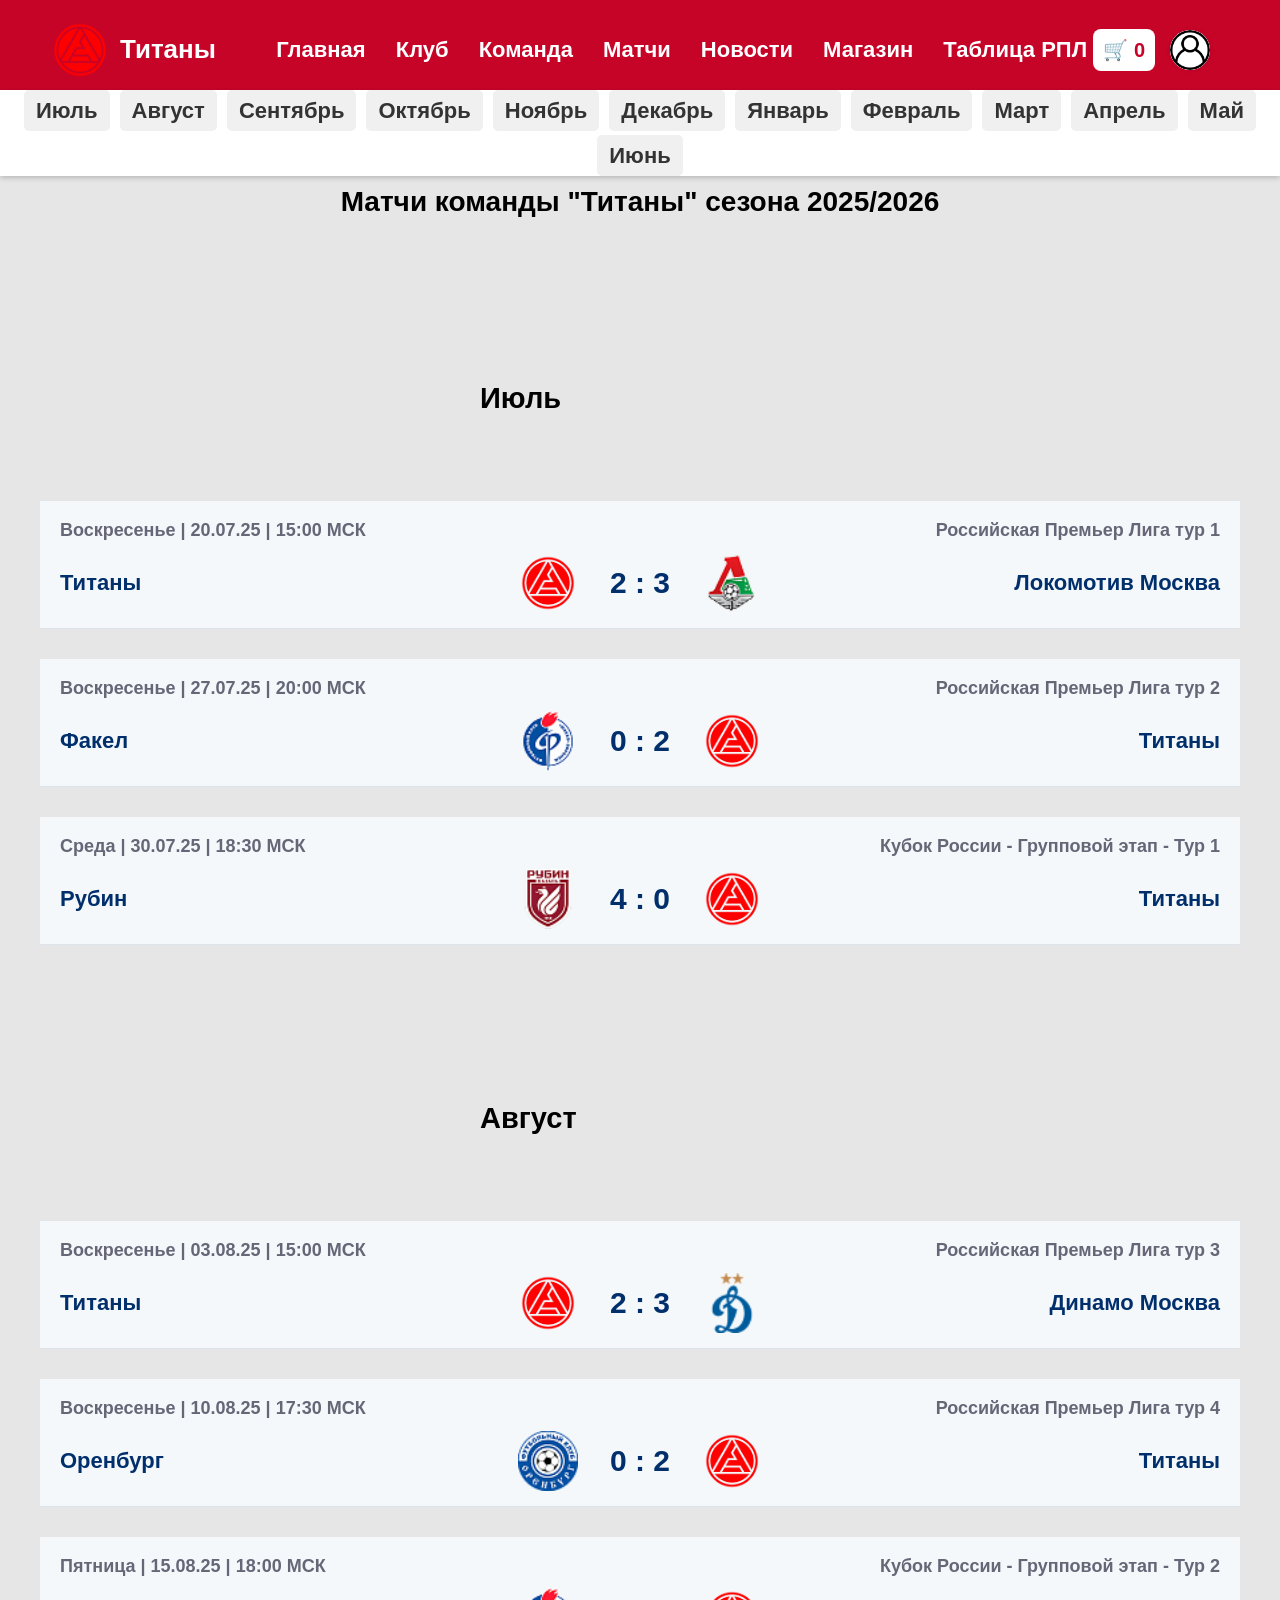
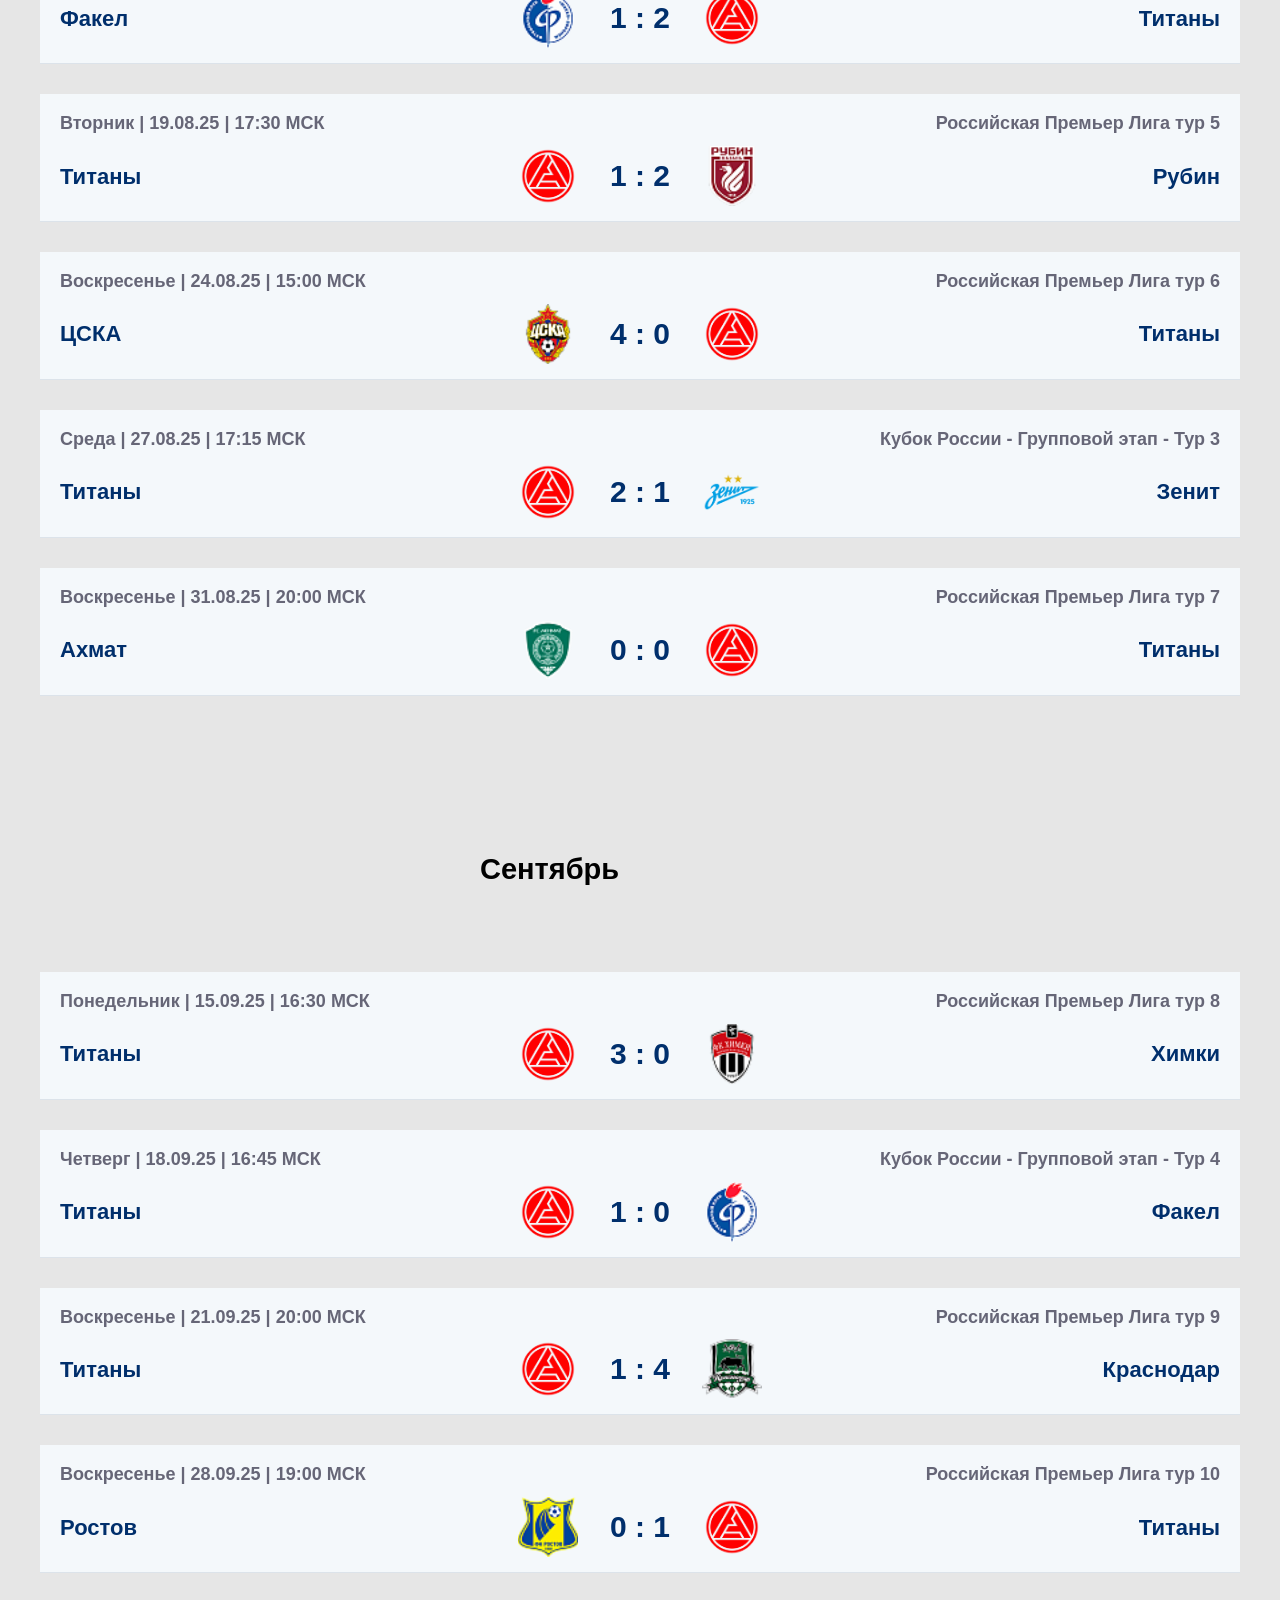
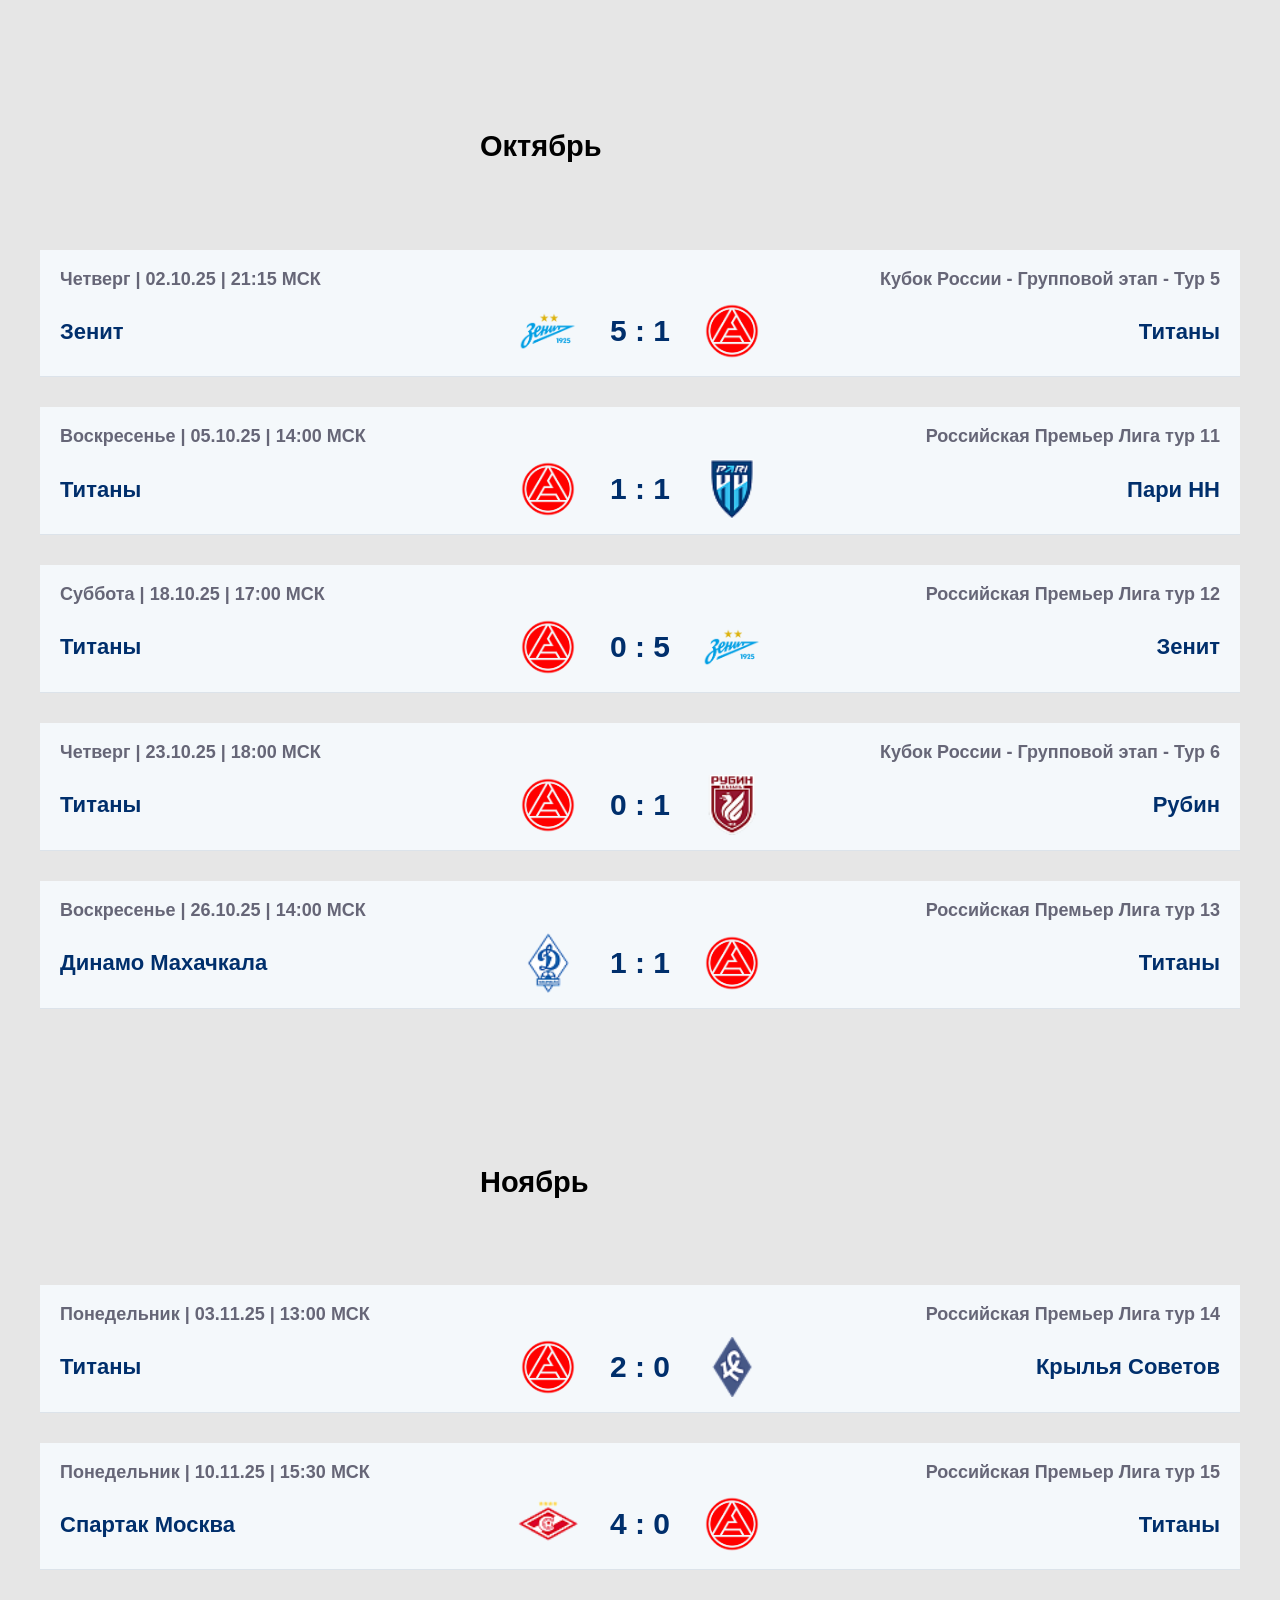
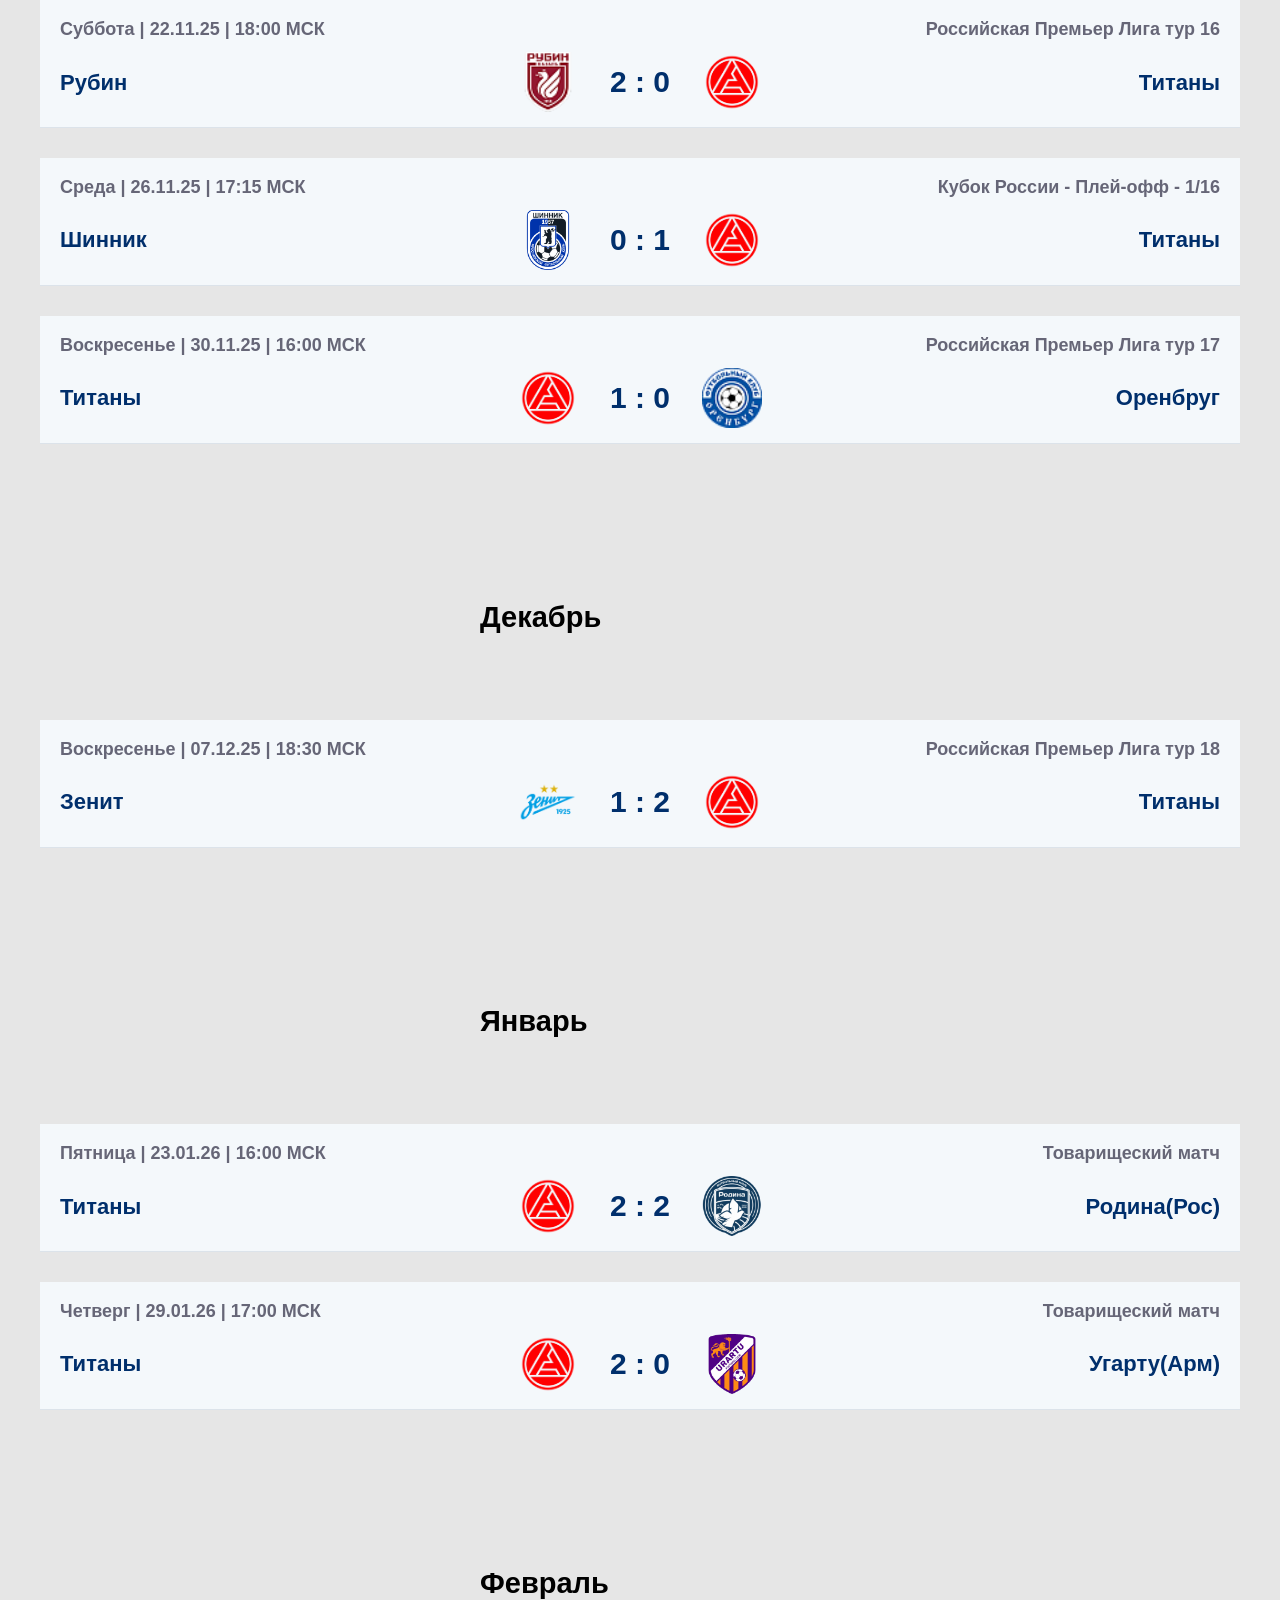
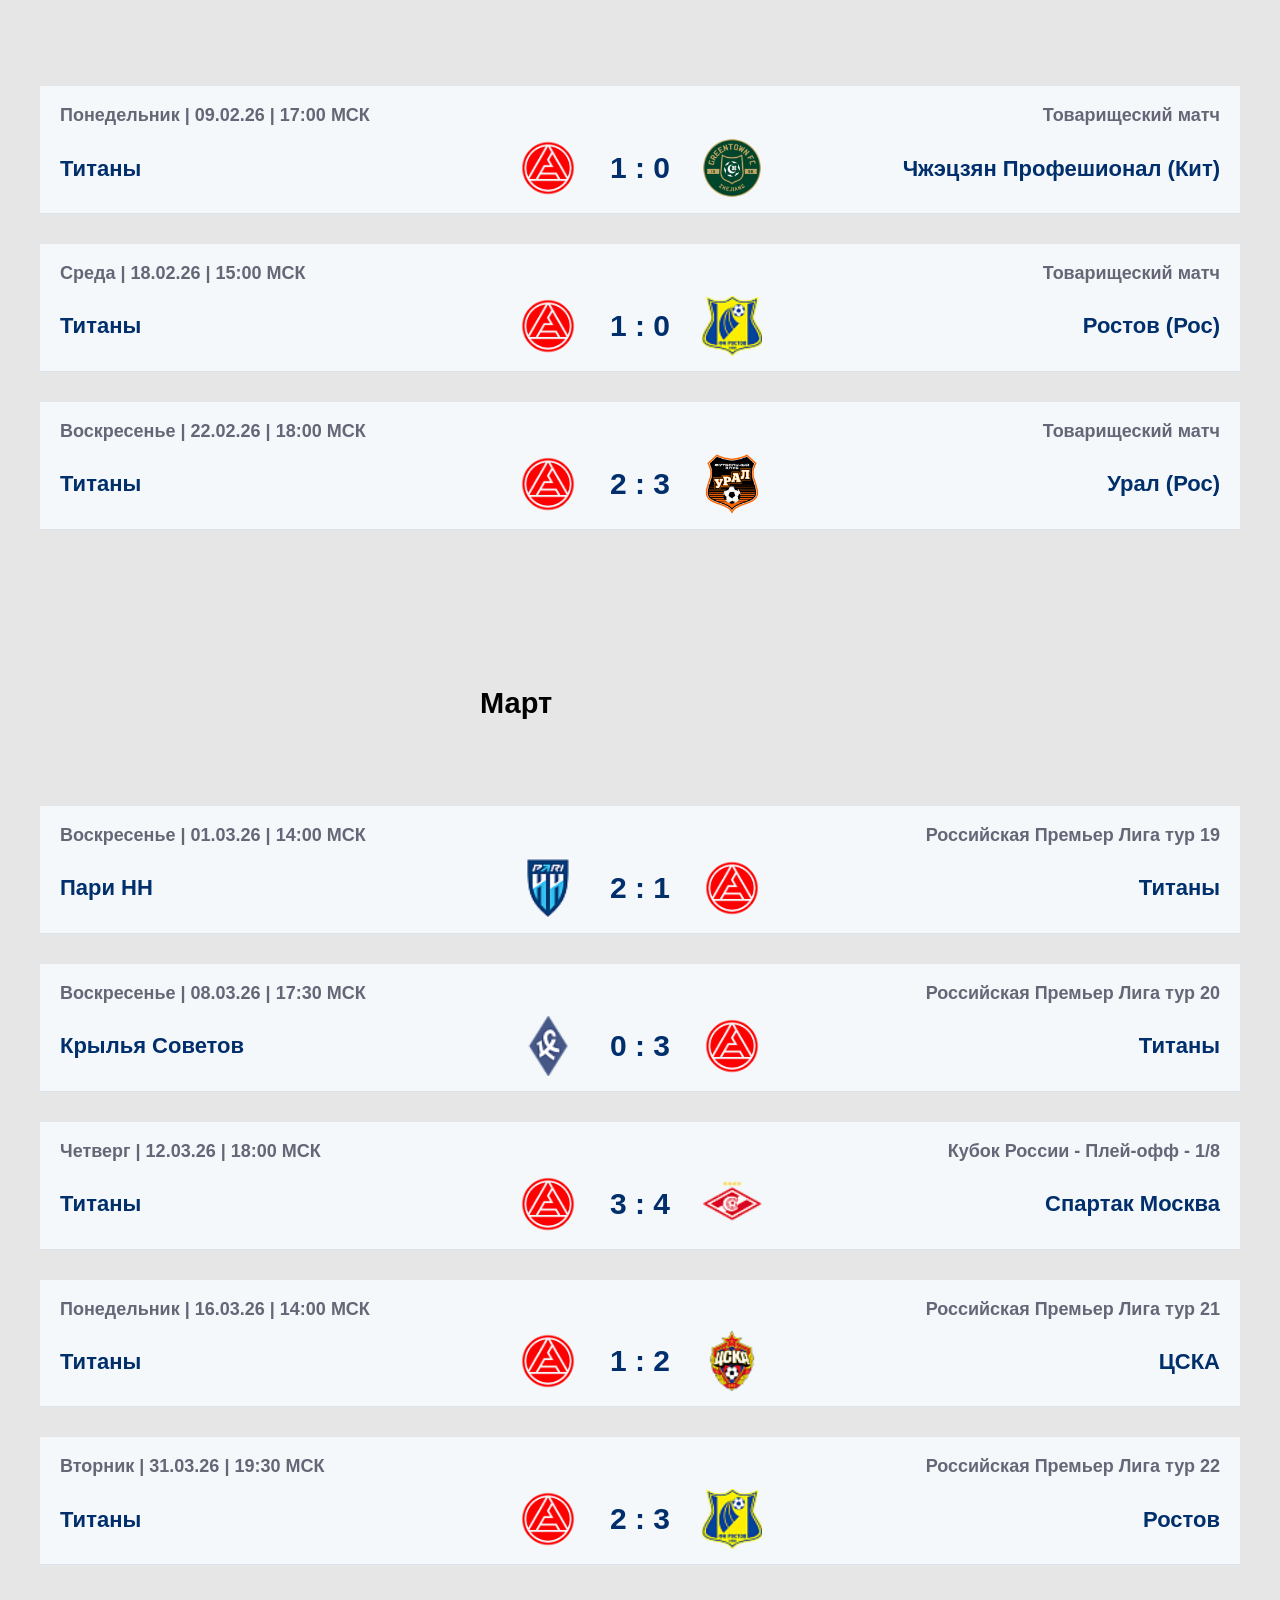
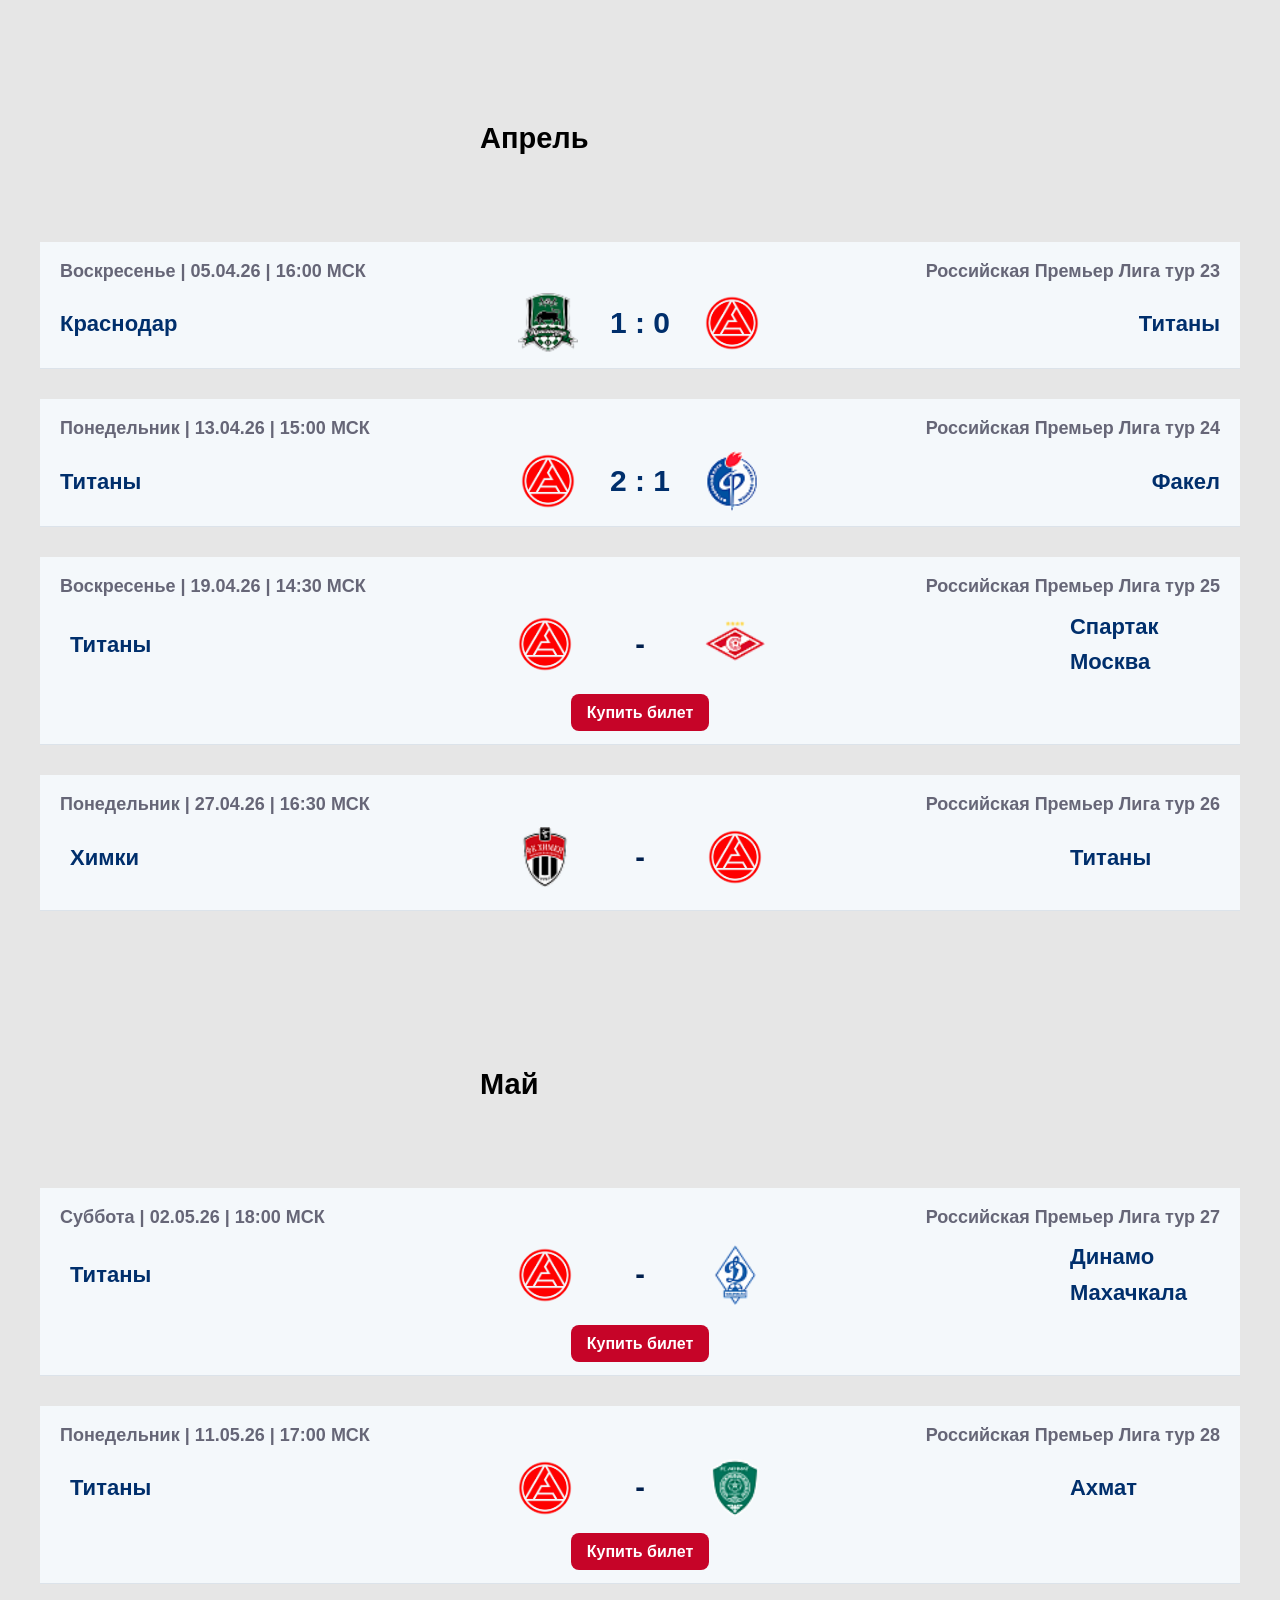
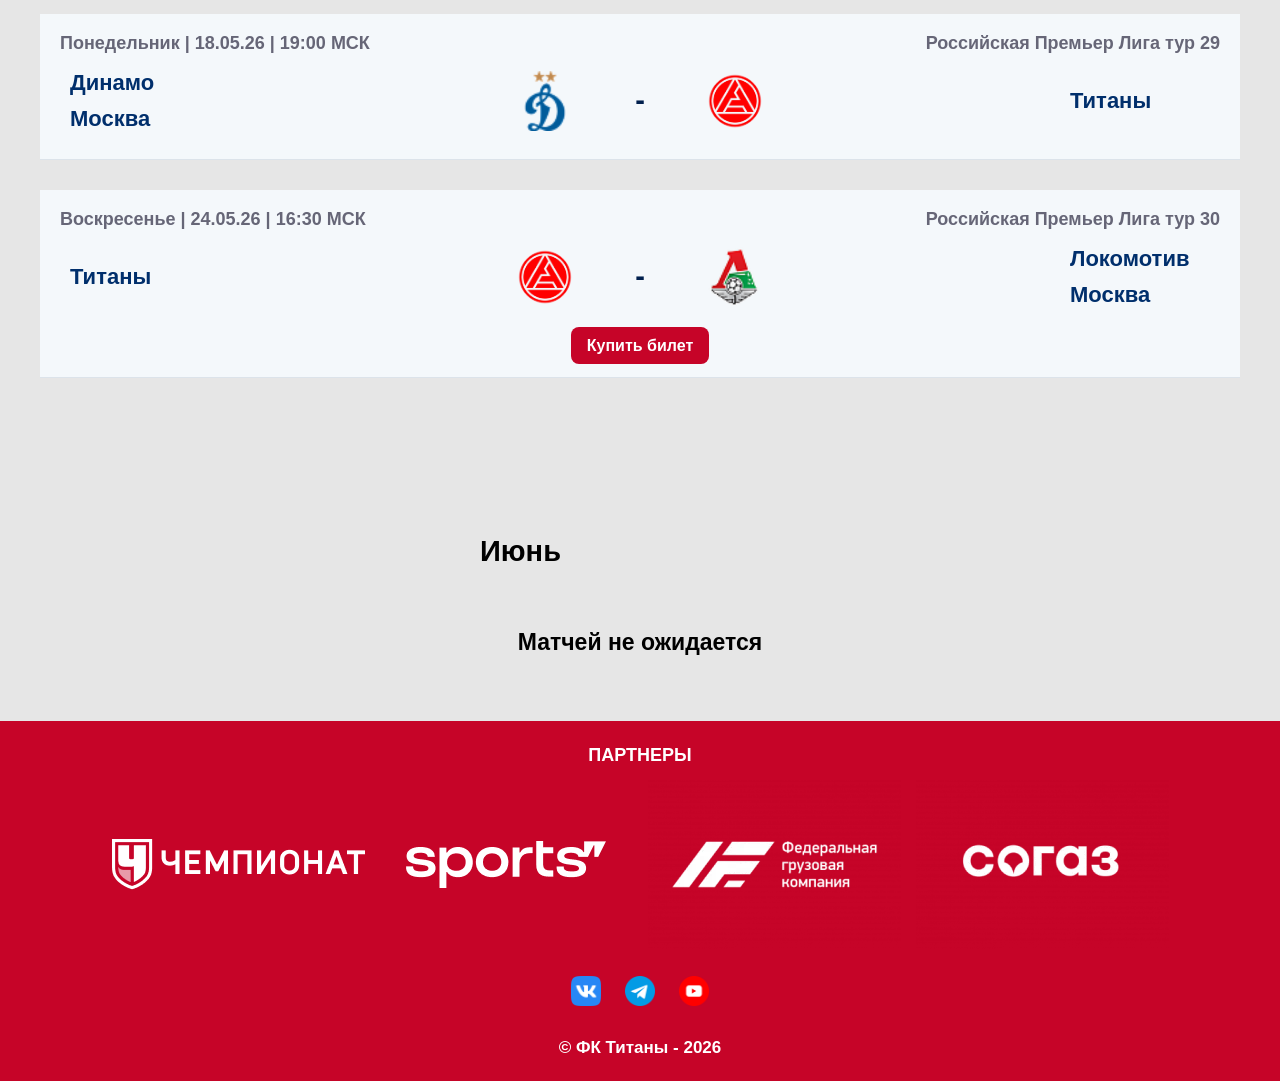
<file: pages/tamaev.html>
<!DOCTYPE html>
<html lang="ru">

<head>
    <meta charset="UTF-8">
    <meta name="viewport" content="width=device-width, initial-scale=1.0">
    <title>Матчи</title>
    <link rel="stylesheet" href="../style/tamaev.css">
    <link rel="icon" type="image/png" href="../images/akron.png">
</head>

<body>
    <!-- Header -->
    <header>
        <div class="logo">
            <img src="../images/1.png" alt="FC Titans">
            <h1 class="club-name"><a href="../index.html">Титаны</a></h1>
        </div>
        <nav>
            <ul>
              <li><a href="../index.html">Главная</a></li>
              <li><a href="../pages/club.html">Клуб</a></li>
              <li><a href="../pages/team.html">Команда</a></li>
              <li><a href="../pages/tamaev.html">Матчи</a></li>
              <li><a href="../pages/news.html">Новости</a></li>
              <li><a href="shop.html" class="active">Магазин</a></li>
              <li><a href="../pages/table.html">Таблица РПЛ</a></li>
            </ul>
          </nav>
        
          <div class="header-actions">
            <a href="../pages/shop.html">
            <div class="cart-icon" onclick="toggleCart()">🛒 <span id="cartCount">0</span></div></a>
            <a href="account.html" class="avatar-link">
              <img src="../images/user-interface.png" alt="Личный кабинет" class="avatar" />
            </a>
          </div>
        
        <style>
            .schedule {
                width: 100%;
                margin: auto;
                margin-top: 100px;
                font-family: Arial, sans-serif;
            }

            .match-box {
                width: 100%;
                max-width: 1200px;
                margin: 30px auto;
                background-color: #f4f8fb;
                padding: 15px 20px;
                border-bottom: 1px solid #dce3ea;
                font-family: Arial, sans-serif;
            }

            .match-top {
                display: flex;
                justify-content: space-between;
                font-size: 18px;
                color: #667;
                margin-bottom: 8px;
            }

            .match-tournament {
                color: #667;
                font-weight: 600;
            }

            .match-content {
                display: flex;
                align-items: center;
                justify-content: space-between;
                font-size: 22px;
                font-weight: bold;
                color: #002f6c;
            }

            .team-name {
                width: 35%;
            }

            .team-right {
                text-align: right;
            }

            .match-center {
                display: flex;
                align-items: center;
                gap: 12px;
            }

            .match-center img {
                width: 60px;
                height: 60px;
            }

            .score {
                font-size: 30px;
            }

            h2 {
                font-size: 29px;
                font-family: Arial, sans-serif;
                margin-left: 400px;

            }

            .score {
                font-size: 30px;
                margin-left: 20px;
                margin-right: 20px;
            }

            .score1 {
                font-size: 30px;
                margin-left: 45px;
                margin-right: 45px;
            }

            .fixture-card {
                width: 100%;
                max-width: 1200px;
                margin: 30px auto;
                background-color: #f4f8fb;
                padding: 15px 20px;
                border-bottom: 1px solid #dce3ea;
                font-family: Arial, sans-serif;
            }

            .fixture-header {
                display: flex;
                justify-content: space-between;
                font-weight: bold;
                font-size: 18px;
                color: #667;
                margin-bottom: 8px;
            }

            .fixture-content {
                display: flex;
                justify-content: space-between;
                font-size: 18px;
                color: #667;
                margin-bottom: 8px;
            }

            .club-name {
                width: 150px;
                display: flex;
                align-items: center;
                justify-content: space-between;
                font-size: 22px;
                font-weight: bold;
                color: #002f6c;

            }

            .fixture-center {
                display: flex;
                align-items: center;
                gap: 60px;
            }

            .club-logo {
                width: 60px;
                height: 60px;
            }

            .score-separator {
                font-size: 29px;
                font-weight: bold;
                color: #001f4d;
            }

            .ticket-action {
                text-align: center;
                margin-top: 10px;
                font-size: 25px;
            }

            .ticket-link {
                background-color: #c60428;
                color: #fff;
                padding: 10px 16px;
                border-radius: 8px;
                text-decoration: none;
                font-weight: bold;
                font-size: 16px;
                transition: background-color 0.3s;
            }

            .ticket-link:hover {
                background-color: #a70321;
            }

            .club-name club-right{
                text-align: right;

            }

            @media (max-width: 900px) {
                .schedule {
                    margin-top: 24px;
                }

                h2 {
                    margin-left: 0;
                    text-align: center;
                }

                .match-box,
                .fixture-card {
                    width: calc(100% - 24px);
                    margin: 18px auto;
                    padding: 14px;
                }

                .match-top,
                .fixture-header,
                .fixture-content {
                    flex-direction: column;
                    gap: 8px;
                    text-align: center;
                }

                .match-content {
                    flex-direction: column;
                    gap: 12px;
                    text-align: center;
                }

                .team-name,
                .club-name {
                    width: 100%;
                    justify-content: center;
                    text-align: center;
                }

                .team-right {
                    text-align: center;
                }

                .fixture-center {
                    justify-content: center;
                    gap: 18px;
                }

                .score,
                .score1 {
                    margin-left: 0;
                    margin-right: 0;
                    font-size: 24px;
                }
            }

            @media (max-width: 480px) {
                .match-center img,
                .club-logo {
                    width: 46px;
                    height: 46px;
                }

                .match-content,
                .fixture-content {
                    font-size: 16px;
                }
            }

            
        </style>
    </header>


    <nav class="fixed-nav">
        <ul>
            <li><a href="#july">Июль</a></li>
            <li><a href="#august">Август</a></li>
            <li><a href="#september">Сентябрь</a></li>
            <li><a href="#october">Октябрь</a></li>
            <li><a href="#november">Ноябрь</a></li>
            <li><a href="#december">Декабрь</a></li>
            <li><a href="#january">Январь</a></li>
            <li><a href="#february">Февраль</a></li>
            <li><a href="#march">Март</a></li>
            <li><a href="#april">Апрель</a></li>
            <li><a href="#may">Май</a></li>
            <li><a href="#june">Июнь</a></li>
        </ul>
    </nav>

    <main>
        <h1 style="font-size: 28px; color: black; margin-top: 150px; text-align: center;">Матчи команды "Титаны" сезона 2025/2026</h1>

        <body>
            <div class="schedule">
                <div id="july">
                    <h2>Июль</h2>
                </div>
                <div class="match-box">
                    <div class="match-top">
                        <div class="match-date">Воскресенье | 20.07.25 | 15:00 МСК</div>
                        <div class="match-tournament">Российская Премьер Лига тур 1</div>
                    </div>

                    <div class="match-content">
                        <div class="team-name">Титаны</div>

                        <div class="match-center">
                            <img src="../images/1.png" alt="Bayern">
                            <div class="score">2 : 3</div>
                            <img src="../images/lokomotiv.png" alt="Inter">
                        </div>

                        <div class="team-name team-right">Локомотив Москва</div>
                    </div>
                </div>
            </div>
            <div class="match-box">
                <div class="match-top">
                    <div class="match-date">Воскресенье | 27.07.25 | 20:00 МСК</div>
                    <div class="match-tournament">Российская Премьер Лига тур 2</div>
                </div>

                <div class="match-content">
                    <div class="team-name">Факел</div>

                    <div class="match-center">
                        <img src="../images/fakel.png" alt="Bayern">
                        <div class="score">0 : 2</div>
                        <img src="../images/1.png" alt="Inter">
                    </div>

                    <div class="team-name team-right">Титаны</div>
                </div>
            </div>
            <div class="match-box">
                <div class="match-top">
                    <div class="match-date">Среда | 30.07.25 | 18:30 МСК</div>
                    <div class="match-tournament">Кубок России - Групповой этап - Тур 1</div>
                </div>

                <div class="match-content">
                    <div class="team-name">Рубин</div>

                    <div class="match-center">
                        <img src="../images/rubin.png" alt="Bayern">
                        <div class="score">4 : 0</div>
                        <img src="../images/1.png" alt="Inter">
                    </div>

                    <div class="team-name team-right">Титаны</div>
                </div>
            </div>


            </div>





            <div class="schedule">
                <div id="august">
                    <h2>Август</h2>
                    <div class="match-box">
                        <div class="match-top">
                            <div class="match-date">Воскресенье | 03.08.25 | 15:00 МСК</div>
                            <div class="match-tournament">Российская Премьер Лига тур 3</div>
                        </div>

                        <div class="match-content">
                            <div class="team-name">Титаны</div>

                            <div class="match-center">
                                <img src="../images/1.png" alt="Bayern">
                                <div class="score">2 : 3</div>
                                <img src="../images/dinamomsk.png" alt="Inter">
                            </div>

                            <div class="team-name team-right">Динамо Москва</div>
                        </div>
                    </div>
                </div>
                <div class="match-box">
                    <div class="match-top">
                        <div class="match-date">Воскресенье | 10.08.25 | 17:30 МСК</div>
                        <div class="match-tournament">Российская Премьер Лига тур 4</div>
                    </div>

                    <div class="match-content">
                        <div class="team-name">Оренбург</div>

                        <div class="match-center">
                            <img src="../images/orenburg.png" alt="Bayern">
                            <div class="score">0 : 2</div>
                            <img src="../images/1.png" alt="Inter">
                        </div>

                        <div class="team-name team-right">Титаны</div>
                    </div>
                </div>
                <div class="match-box">
                    <div class="match-top">
                        <div class="match-date">Пятница | 15.08.25 | 18:00 МСК</div>
                        <div class="match-tournament">Кубок России - Групповой этап - Тур 2</div>
                    </div>

                    <div class="match-content">
                        <div class="team-name">Факел</div>

                        <div class="match-center">
                            <img src="../images/fakel.png" alt="Bayern">
                            <div class="score">1 : 2</div>
                            <img src="../images/1.png" alt="Inter">
                        </div>

                        <div class="team-name team-right">Титаны</div>
                    </div>
                </div>
                <div class="match-box">
                    <div class="match-top">
                        <div class="match-date">Вторник | 19.08.25 | 17:30 МСК</div>
                        <div class="match-tournament">Российская Премьер Лига тур 5</div>
                    </div>

                    <div class="match-content">
                        <div class="team-name">Титаны</div>

                        <div class="match-center">
                            <img src="../images/1.png" alt="Bayern">
                            <div class="score">1 : 2</div>
                            <img src="../images/rubin.png" alt="Inter">
                        </div>

                        <div class="team-name team-right">Рубин</div>
                    </div>


                </div>
                <div class="match-box">
                    <div class="match-top">
                        <div class="match-date">Воскресенье | 24.08.25 | 15:00 МСК</div>
                        <div class="match-tournament">Российская Премьер Лига тур 6</div>
                    </div>

                    <div class="match-content">
                        <div class="team-name">ЦСКА</div>

                        <div class="match-center">
                            <img src="../images/cska.png" alt="Bayern">
                            <div class="score">4 : 0</div>
                            <img src="../images/1.png" alt="Inter">
                        </div>

                        <div class="team-name team-right">Титаны</div>
                    </div>


                </div>
                <div class="match-box">
                    <div class="match-top">
                        <div class="match-date">Среда | 27.08.25 | 17:15 МСК</div>
                        <div class="match-tournament">Кубок России - Групповой этап - Тур 3</div>
                    </div>

                    <div class="match-content">
                        <div class="team-name">Титаны</div>

                        <div class="match-center">
                            <img src="../images/1.png" alt="Bayern">
                            <div class="score">2 : 1</div>
                            <img src="../images/zzz.png" alt="Inter">
                        </div>

                        <div class="team-name team-right">Зенит</div>
                    </div>


                </div>
                <div class="match-box">
                    <div class="match-top">
                        <div class="match-date">Воскресенье | 31.08.25 | 20:00 МСК</div>
                        <div class="match-tournament">Российская Премьер Лига тур 7</div>
                    </div>

                    <div class="match-content">
                        <div class="team-name">Ахмат</div>

                        <div class="match-center">
                            <img src="../images/akhmat.png" alt="Bayern">
                            <div class="score">0 : 0</div>
                            <img src="../images/1.png" alt="Inter">
                        </div>

                        <div class="team-name team-right">Титаны</div>
                    </div>


                </div>

            </div>
            <div class="schedule">
                <div id="september">
                    <h2>Сентябрь</h2>
                    <div class="match-box">
                        <div class="match-top">
                            <div class="match-date">Понедельник | 15.09.25 | 16:30 МСК</div>
                            <div class="match-tournament">Российская Премьер Лига тур 8</div>
                        </div>

                        <div class="match-content">
                            <div class="team-name">Титаны</div>

                            <div class="match-center">
                                <img src="../images/1.png" alt="Bayern">
                                <div class="score">3 : 0</div>
                                <img src="../images/khimki.png" alt="Inter">
                            </div>

                            <div class="team-name team-right">Химки</div>
                        </div>
                    </div>
                </div>
                <div class="match-box">
                    <div class="match-top">
                        <div class="match-date">Четверг | 18.09.25 | 16:45 МСК</div>
                        <div class="match-tournament">Кубок России - Групповой этап - Тур 4</div>
                    </div>

                    <div class="match-content">
                        <div class="team-name">Титаны</div>

                        <div class="match-center">
                            <img src="../images/1.png" alt="Bayern">
                            <div class="score">1 : 0</div>
                            <img src="../images/fakel.png" alt="Inter">
                        </div>

                        <div class="team-name team-right">Факел</div>
                    </div>
                </div>
                <div class="match-box">
                    <div class="match-top">
                        <div class="match-date">Воскресенье | 21.09.25 | 20:00 МСК</div>
                        <div class="match-tournament">Российская Премьер Лига тур 9</div>
                    </div>

                    <div class="match-content">
                        <div class="team-name">Титаны</div>

                        <div class="match-center">
                            <img src="../images/1.png" alt="Bayern">
                            <div class="score">1 : 4</div>
                            <img src="../images/krasnodar.png" alt="Inter">
                        </div>

                        <div class="team-name team-right">Краснодар</div>
                    </div>
                </div>
                <div class="match-box">
                    <div class="match-top">
                        <div class="match-date">Воскресенье | 28.09.25 | 19:00 МСК</div>
                        <div class="match-tournament">Российская Премьер Лига тур 10</div>
                    </div>

                    <div class="match-content">
                        <div class="team-name">Ростов</div>

                        <div class="match-center">
                            <img src="../images/rostov.png" alt="Bayern">
                            <div class="score">0 : 1</div>
                            <img src="../images/1.png" alt="Inter">
                        </div>

                        <div class="team-name team-right">Титаны</div>
                    </div>
                </div>
            </div>


            </div>
            <div class="schedule">
                <div id="october">
                    <h2>Октябрь</h2>
                    <div class="match-box">
                        <div class="match-top">
                            <div class="match-date">Четверг | 02.10.25 | 21:15 МСК</div>
                            <div class="match-tournament">Кубок России - Групповой этап - Тур 5</div>
                        </div>

                        <div class="match-content">
                            <div class="team-name">Зенит</div>

                            <div class="match-center">
                                <img src="../images/zzz.png" alt="Bayern">
                                <div class="score">5 : 1</div>
                                <img src="../images/1.png" alt="Inter">
                            </div>

                            <div class="team-name team-right">Титаны</div>
                        </div>
                    </div>
                    <div class="match-box">
                        <div class="match-top">
                            <div class="match-date">Воскресенье | 05.10.25 | 14:00 МСК</div>
                            <div class="match-tournament">Российская Премьер Лига тур 11</div>
                        </div>

                        <div class="match-content">
                            <div class="team-name">Титаны</div>

                            <div class="match-center">
                                <img src="../images/1.png" alt="Bayern">
                                <div class="score">1 : 1</div>
                                <img src="../images/parinn.png" alt="Inter">
                            </div>

                            <div class="team-name team-right">Пари НН</div>
                        </div>
                    </div>
                    <div class="match-box">
                        <div class="match-top">
                            <div class="match-date">Суббота | 18.10.25 | 17:00 МСК</div>
                            <div class="match-tournament">Российская Премьер Лига тур 12</div>
                        </div>

                        <div class="match-content">
                            <div class="team-name">Титаны</div>

                            <div class="match-center">
                                <img src="../images/1.png" alt="Bayern">
                                <div class="score">0 : 5</div>
                                <img src="../images/zzz.png" alt="Inter">
                            </div>

                            <div class="team-name team-right">Зенит</div>
                        </div>
                    </div>
                    <div class="match-box">
                        <div class="match-top">
                            <div class="match-date">Четверг | 23.10.25 | 18:00 МСК</div>
                            <div class="match-tournament">Кубок России - Групповой этап - Тур 6</div>
                        </div>

                        <div class="match-content">
                            <div class="team-name">Титаны</div>

                            <div class="match-center">
                                <img src="../images/1.png" alt="Bayern">
                                <div class="score">0 : 1</div>
                                <img src="../images/rubin.png" alt="Inter">
                            </div>

                            <div class="team-name team-right">Рубин</div>
                        </div>
                    </div>
                    <div class="match-box">
                        <div class="match-top">
                            <div class="match-date">Воскресенье | 26.10.25 | 14:00 МСК</div>
                            <div class="match-tournament">Российская Премьер Лига тур 13</div>
                        </div>

                        <div class="match-content">
                            <div class="team-name">Динамо Махачкала</div>

                            <div class="match-center">
                                <img src="../images/makhachkala.png" alt="Bayern">
                                <div class="score">1 : 1</div>
                                <img src="../images/1.png" alt="Inter">
                            </div>

                            <div class="team-name team-right">Титаны</div>
                        </div>
                    </div>
                </div>


            </div>
            <div class="schedule">
                <div id="november">
                    <h2>Ноябрь</h2>
                    <div class="match-box">
                        <div class="match-top">
                            <div class="match-date">Понедельник | 03.11.25 | 13:00 МСК</div>
                            <div class="match-tournament">Российская Премьер Лига тур 14</div>
                        </div>

                        <div class="match-content">
                            <div class="team-name">Титаны</div>

                            <div class="match-center">
                                <img src="../images/1.png" alt="Bayern">
                                <div class="score">2 : 0</div>
                                <img src="../images/krylia.png" alt="Inter">
                            </div>

                            <div class="team-name team-right">Крылья Советов</div>
                        </div>
                    </div>
                    <div class="match-box">
                        <div class="match-top">
                            <div class="match-date">Понедельник | 10.11.25 | 15:30 МСК</div>
                            <div class="match-tournament">Российская Премьер Лига тур 15</div>
                        </div>

                        <div class="match-content">
                            <div class="team-name">Спартак Москва</div>

                            <div class="match-center">
                                <img src="../images/spartakk.png" alt="Bayern">
                                <div class="score">4 : 0</div>
                                <img src="../images/1.png" alt="Inter">
                            </div>

                            <div class="team-name team-right">Титаны</div>
                        </div>
                    </div>
                    <div class="match-box">
                        <div class="match-top">
                            <div class="match-date">Суббота | 22.11.25 | 18:00 МСК</div>
                            <div class="match-tournament">Российская Премьер Лига тур 16</div>
                        </div>

                        <div class="match-content">
                            <div class="team-name">Рубин</div>

                            <div class="match-center">
                                <img src="../images/rubin.png" alt="Bayern">
                                <div class="score">2 : 0</div>
                                <img src="../images/1.png" alt="Inter">
                            </div>

                            <div class="team-name team-right">Титаны</div>
                        </div>
                    </div>
                    <div class="match-box">
                        <div class="match-top">
                            <div class="match-date">Среда | 26.11.25 | 17:15 МСК</div>
                            <div class="match-tournament">Кубок России - Плей-офф - 1/16</div>
                        </div>

                        <div class="match-content">
                            <div class="team-name">Шинник</div>

                            <div class="match-center">
                                <img src="../images/shinnik.png" alt="Bayern">
                                <div class="score">0 : 1</div>
                                <img src="../images/1.png" alt="Inter">
                            </div>

                            <div class="team-name team-right">Титаны</div>
                        </div>
                    </div>
                    <div class="match-box">
                        <div class="match-top">
                            <div class="match-date">Воскресенье | 30.11.25 | 16:00 МСК</div>
                            <div class="match-tournament">Российская Премьер Лига тур 17</div>
                        </div>

                        <div class="match-content">
                            <div class="team-name">Титаны</div>

                            <div class="match-center">
                                <img src="../images/1.png" alt="Bayern">
                                <div class="score">1 : 0</div>
                                <img src="../images/orenburg.png" alt="Inter">
                            </div>

                            <div class="team-name team-right">Оренбруг</div>
                        </div>
                    </div>

                </div>


            </div>
            <div class="schedule">
                <div id="december">
                    <h2>Декабрь</h2>
                    <div class="match-box">
                        <div class="match-top">
                            <div class="match-date">Воскресенье | 07.12.25 | 18:30 МСК</div>
                            <div class="match-tournament">Российская Премьер Лига тур 18</div>
                        </div>

                        <div class="match-content">
                            <div class="team-name">Зенит</div>

                            <div class="match-center">
                                <img src="../images/zzz.png" alt="Bayern">
                                <div class="score">1 : 2</div>
                                <img src="../images/1.png" alt="Inter">
                            </div>

                            <div class="team-name team-right">Титаны</div>
                        </div>
                    </div>
                </div>


            </div>
            <div class="schedule">
                <div id="january">
                    <h2>Январь</h2>
                    <div class="match-box">
                        <div class="match-top">
                            <div class="match-date">Пятница | 23.01.26 | 16:00 МСК</div>
                            <div class="match-tournament">Товарищеский матч</div>
                        </div>

                        <div class="match-content">
                            <div class="team-name">Титаны</div>

                            <div class="match-center">
                                <img src="../images/1.png" alt="Bayern">
                                <div class="score">2 : 2</div>
                                <img src="../images/rodina.png" alt="Inter">
                            </div>

                            <div class="team-name team-right">Родина(Рос)</div>
                        </div>
                    </div>
                    <div class="match-box">
                        <div class="match-top">
                            <div class="match-date">Четверг | 29.01.26 | 17:00 МСК</div>
                            <div class="match-tournament">Товарищеский матч</div>
                        </div>

                        <div class="match-content">
                            <div class="team-name">Титаны</div>

                            <div class="match-center">
                                <img src="../images/1.png" alt="Bayern">
                                <div class="score">2 : 0</div>
                                <img src="../images/ugartu.png" alt="Inter">
                            </div>

                            <div class="team-name team-right">Угарту(Арм)</div>
                        </div>
                    </div>

                </div>


            </div>
            <div class="schedule">
                <div id="february">
                    <h2>Февраль</h2>
                    <div class="match-box">
                        <div class="match-top">
                            <div class="match-date">Понедельник | 09.02.26 | 17:00 МСК</div>
                            <div class="match-tournament">Товарищеский матч</div>
                        </div>

                        <div class="match-content">
                            <div class="team-name">Титаны</div>

                            <div class="match-center">
                                <img src="../images/1.png" alt="Bayern">
                                <div class="score">1 : 0</div>
                                <img src="../images/profesional.png" alt="Inter">
                            </div>

                            <div class="team-name team-right">Чжэцзян Профешионал (Кит)</div>
                        </div>
                    </div>
                    <div class="match-box">
                        <div class="match-top">
                            <div class="match-date">Среда | 18.02.26 | 15:00 МСК</div>
                            <div class="match-tournament">Товарищеский матч</div>
                        </div>

                        <div class="match-content">
                            <div class="team-name">Титаны</div>

                            <div class="match-center">
                                <img src="../images/1.png" alt="Bayern">
                                <div class="score">1 : 0</div>
                                <img src="../images/rostov.png" alt="Inter">
                            </div>

                            <div class="team-name team-right">Ростов (Рос)</div>
                        </div>
                    </div>
                    <div class="match-box">
                        <div class="match-top">
                            <div class="match-date">Воскресенье | 22.02.26 | 18:00 МСК</div>
                            <div class="match-tournament">Товарищеский матч</div>
                        </div>

                        <div class="match-content">
                            <div class="team-name">Титаны</div>

                            <div class="match-center">
                                <img src="../images/1.png" alt="Bayern">
                                <div class="score">2 : 3</div>
                                <img src="../images/ural.png" alt="Inter">
                            </div>

                            <div class="team-name team-right">Урал (Рос)</div>
                        </div>
                    </div>
                </div>


            </div>
            <div class="schedule">
                <div id="march">
                    <h2>Март</h2>
                    <div class="match-box">
                        <div class="match-top">
                            <div class="match-date">Воскресенье | 01.03.26 | 14:00 МСК</div>
                            <div class="match-tournament">Российская Премьер Лига тур 19</div>
                        </div>

                        <div class="match-content">
                            <div class="team-name">Пари НН</div>

                            <div class="match-center">
                                <img src="../images/parinn.png" alt="Bayern">
                                <div class="score">2 : 1</div>
                                <img src="../images/1.png" alt="Inter">
                            </div>

                            <div class="team-name team-right">Титаны</div>
                        </div>
                    </div>
                    <div class="match-box">
                        <div class="match-top">
                            <div class="match-date">Воскресенье | 08.03.26 | 17:30 МСК</div>
                            <div class="match-tournament">Российская Премьер Лига тур 20</div>
                        </div>

                        <div class="match-content">
                            <div class="team-name">Крылья Советов</div>

                            <div class="match-center">
                                <img src="../images/krylia.png" alt="Bayern">
                                <div class="score">0 : 3</div>
                                <img src="../images/1.png" alt="Inter">
                            </div>

                            <div class="team-name team-right">Титаны</div>
                        </div>
                    </div>
                    <div class="match-box">
                        <div class="match-top">
                            <div class="match-date">Четверг | 12.03.26 | 18:00 МСК</div>
                            <div class="match-tournament"> Кубок России - Плей-офф - 1/8</div>
                        </div>

                        <div class="match-content">
                            <div class="team-name">Титаны</div>

                            <div class="match-center">
                                <img src="../images/1.png" alt="Bayern">
                                <div class="score">3 : 4</div>
                                <img src="../images/spartakk.png" alt="Inter">
                            </div>

                            <div class="team-name team-right">Спартак Москва</div>
                        </div>
                    </div>
                </div>
                <div class="match-box">
                    <div class="match-top">
                        <div class="match-date">Понедельник | 16.03.26 | 14:00 МСК</div>    
                        <div class="match-tournament">Российская Премьер Лига тур 21</div>
                    </div>

                    <div class="match-content">
                        <div class="team-name">Титаны</div>

                        <div class="match-center">
                            <img src="../images/1.png" alt="Bayern">
                            <div class="score">1 : 2</div>
                            <img src="../images/cska.png" alt="Inter">
                        </div>

                        <div class="team-name team-right">ЦСКА</div>
                    </div>
                </div>
                <div class="match-box">
                    <div class="match-top">
                        <div class="match-date">Вторник | 31.03.26 | 19:30 МСК</div>
                        <div class="match-tournament">Российская Премьер Лига тур 22</div>
                    </div>

                    <div class="match-content">
                        <div class="team-name">Титаны</div>

                        <div class="match-center">
                            <img src="../images/1.png" alt="Bayern">
                            <div class="score">2 : 3</div>
                            <img src="../images/rostov.png" alt="Inter">
                        </div>

                        <div class="team-name team-right">Ростов</div>
                    </div>
                </div>


            </div>
            <div class="schedule">
                <div id="april">
                    <h2>Апрель</h2>
                    <div class="match-box">
                        <div class="match-top">
                            <div class="match-date">Воскресенье | 05.04.26 | 16:00 МСК</div>
                            <div class="match-tournament">Российская Премьер Лига тур 23</div>
                        </div>

                        <div class="match-content">
                            <div class="team-name">Краснодар</div>

                            <div class="match-center">
                                <img src="../images/krasnodar.png" alt="Bayern">
                                <div class="score">1 : 0</div>
                                <img src="../images/1.png" alt="Inter">
                            </div>

                            <div class="team-name team-right">Титаны</div>
                        </div>
                    </div>
                    <div class="match-box">
                        <div class="match-top">
                            <div class="match-date">Понедельник | 13.04.26 | 15:00 МСК</div>
                            <div class="match-tournament">Российская Премьер Лига тур 24</div>
                        </div>

                        <div class="match-content">
                            <div class="team-name">Титаны</div>

                            <div class="match-center">
                                <img src="../images/1.png" alt="Bayern">
                                <div class="score">2 : 1</div>
                                <img src="../images/fakel.png" alt="Inter">
                            </div>

                            <div class="team-name team-right">Факел</div>
                        </div>
                    </div>

                </div>
                <div class="fixture-card">
                    <div class="fixture-header">
                        <span class="fixture-date">Воскресенье | 19.04.26 | 14:30 МСК</span>
                        <span class="fixture-tournament">Российская Премьер Лига тур 25</span>
                    </div>

                    <div class="fixture-content">
                        <span class="club-name club-left">Титаны</span>
                        <div class="fixture-center">
                            <img src="../images/1.png" alt="Титаны" class="club-logo" />
                            <span class="score-separator">-</span>
                            <img src="../images/spartakk.png" alt="Спартак Москва" class="club-logo" />
                        </div>
                        <span class="club-name">Спартак Москва</span>
                    </div>

                    <div class="ticket-action">
                        <a href="../pages/tickets.html" class="ticket-link"> Купить билет</a>
                    </div>
                </div>
                <div class="fixture-card">
                    <div class="fixture-header">
                        <span class="fixture-date">Понедельник | 27.04.26 | 16:30 МСК</span>
                        <span class="fixture-tournament">Российская Премьер Лига тур 26</span>
                    </div>

                    <div class="fixture-content">
                        <span class="club-name club-left">Химки</span>
                        <div class="fixture-center">
                            <img src="../images/khimki.png" alt="Титаны" class="club-logo" />
                            <span class="score-separator">-</span>
                            <img src="../images/1.png" alt="Спартак Москва" class="club-logo" />
                        </div>
                        <span class="club-name">Титаны</span>
                    </div>
                </div>

            </div>


            </div>
            <div class="schedule">
                <div id="may">
                    <h2>Май</h2>
                    <div class="fixture-card">
                        <div class="fixture-header">
                            <span class="fixture-date">Суббота | 02.05.26 | 18:00 МСК</span>
                            <span class="fixture-tournament">Российская Премьер Лига тур 27</span>
                        </div>
    
                        <div class="fixture-content">
                            <span class="club-name club-left">Титаны</span>
                            <div class="fixture-center">
                                <img src="../images/1.png" alt="Титаны" class="club-logo" />
                                <span class="score-separator">-</span>
                                <img src="../images/makhachkala.png" alt="Спартак Москва" class="club-logo" />
                            </div>
                            <span class="club-name">Динамо Махачкала</span>
                        </div>
    
                        <div class="ticket-action">
                            <a href="../pages/ticketsDynamo.html" class="ticket-link"> Купить билет</a>
                        </div>
                    </div>
                    <div class="fixture-card">
                        <div class="fixture-header">
                            <span class="fixture-date">Понедельник | 11.05.26 | 17:00 МСК</span>
                            <span class="fixture-tournament">Российская Премьер Лига тур 28</span>
                        </div>
    
                        <div class="fixture-content">
                            <span class="club-name club-left">Титаны</span>
                            <div class="fixture-center">
                                <img src="../images/1.png" alt="Титаны" class="club-logo" />
                                <span class="score-separator">-</span>
                                <img src="../images/akhmat.png" alt="Спартак Москва" class="club-logo" />
                            </div>
                            <span class="club-name">Ахмат</span>
                        </div>
    
                        <div class="ticket-action">
                            <a href="../pages/ticketsAkmat.html" class="ticket-link"> Купить билет</a>
                        </div>
                    </div>
                    <div class="fixture-card">
                        <div class="fixture-header">
                            <span class="fixture-date">Понедельник | 18.05.26 | 19:00 МСК</span>
                            <span class="fixture-tournament">Российская Премьер Лига тур 29</span>
                        </div>
    
                        <div class="fixture-content">
                            <span class="club-name club-left">Динамо Москва</span>
                            <div class="fixture-center">
                                <img src="../images/dinamomsk.png" alt="Титаны" class="club-logo" />
                                <span class="score-separator">-</span>
                                <img src="../images/1.png" alt="Спартак Москва" class="club-logo" />
                            </div>
                            <span class="club-name">Титаны</span>
                        </div>
                    </div>
                </div>
                <div class="fixture-card">
                    <div class="fixture-header">
                        <span class="fixture-date">Воскресенье | 24.05.26 | 16:30 МСК</span>
                        <span class="fixture-tournament">Российская Премьер Лига тур 30</span>
                    </div>

                    <div class="fixture-content">
                        <span class="club-name club-left">Титаны</span>
                        <div class="fixture-center">
                            <img src="../images/1.png" alt="Титаны" class="club-logo" />
                            <span class="score-separator">-</span>
                            <img src="../images/lokomotiv.png" alt="Спартак Москва" class="club-logo" />
                        </div>
                        <span class="club-name">Локомотив Москва</span>
                    </div>

                    <div class="ticket-action">
                        <a href="../pages/ticketsLokomotiv.html" class="ticket-link"> Купить билет</a>
                    </div>
                </div>


            </div>
            <div class="schedule">
                <div id="june">
                    <h2>Июнь</h2>
                    <h1 style="text-align: center; margin-bottom: 30px; font-size: 23px;">Матчей не ожидается</h1>
                </div>


            </div>

    </main>

    <footer>
        <div class="footer-partners">
            <h3>ПАРТНЕРЫ</h3>
            <div class="footer-partner-logos">
                <a href="https://www.championat.com/"><img src="../images/chempionatt.webp" alt="ladaa"></a>
                <a href="https://www.sports.ru/"><img src="../images/sports.webp" alt="aeroflotik"></a>
                <a href="https://railfgk.ru/"><img src="../images/fedgruzkomp.webp" alt="megafon"></a>
                <a href="https://www.sogaz.ru/"><img src="../images/cogaz.webp" alt="wildberries"></a>
            </div>
        </div>



        <div class="footer-socials">
            <a href="https://vk.com/feed"><img src="../images/vk.png" alt="VK"></a>
            <a href="https://web.telegram.org/"><img src="../images/telegram.png" alt="telegram"></a>
            <a href="https://www.youtube.com/"><img src="../images/youtube (1).png" alt="youtube"></a>
        </div>

        <div class="footer-legal">
            <p style="color: white; font-size: 17px;">© ФК Титаны - 2026</p>
        </div>
    </footer>
    <script>
        // Плавная прокрутка, если необходимо
        document.querySelectorAll('.fixed-nav a').forEach(anchor => {
            anchor.addEventListener('click', function (e) {
                e.preventDefault();

                const target = document.querySelector(this.getAttribute('href'));
                window.scrollTo({
                    top: target.offsetTop - 100,
                    behavior: 'smooth'
                });
            });
        });
        document.addEventListener("DOMContentLoaded", function () {
            const authIcon = document.getElementById("authIcon");
            const authPopup = document.getElementById("authPopup");
            const loginForm = document.getElementById("loginForm");
            const registerForm = document.getElementById("registerForm");
            const openRegister = document.getElementById("openRegister");
            const openLogin = document.getElementById("openLogin");

            authIcon.addEventListener("click", function (event) {
                event.stopPropagation();
                authPopup.style.display = authPopup.style.display === "block" ? "none" : "block";
            });


            document.addEventListener("click", function (event) {
                if (!authPopup.contains(event.target) && event.target !== authIcon) {
                    authPopup.style.display = "none";
                }
            });


            openRegister.addEventListener("click", function (event) {
                event.preventDefault();
                loginForm.style.display = "none";
                registerForm.style.display = "block";
            });

            openLogin.addEventListener("click", function (event) {
                event.preventDefault();
                registerForm.style.display = "none";
                loginForm.style.display = "block";
            });
        });
    </script>
</body>

</html>
</file>
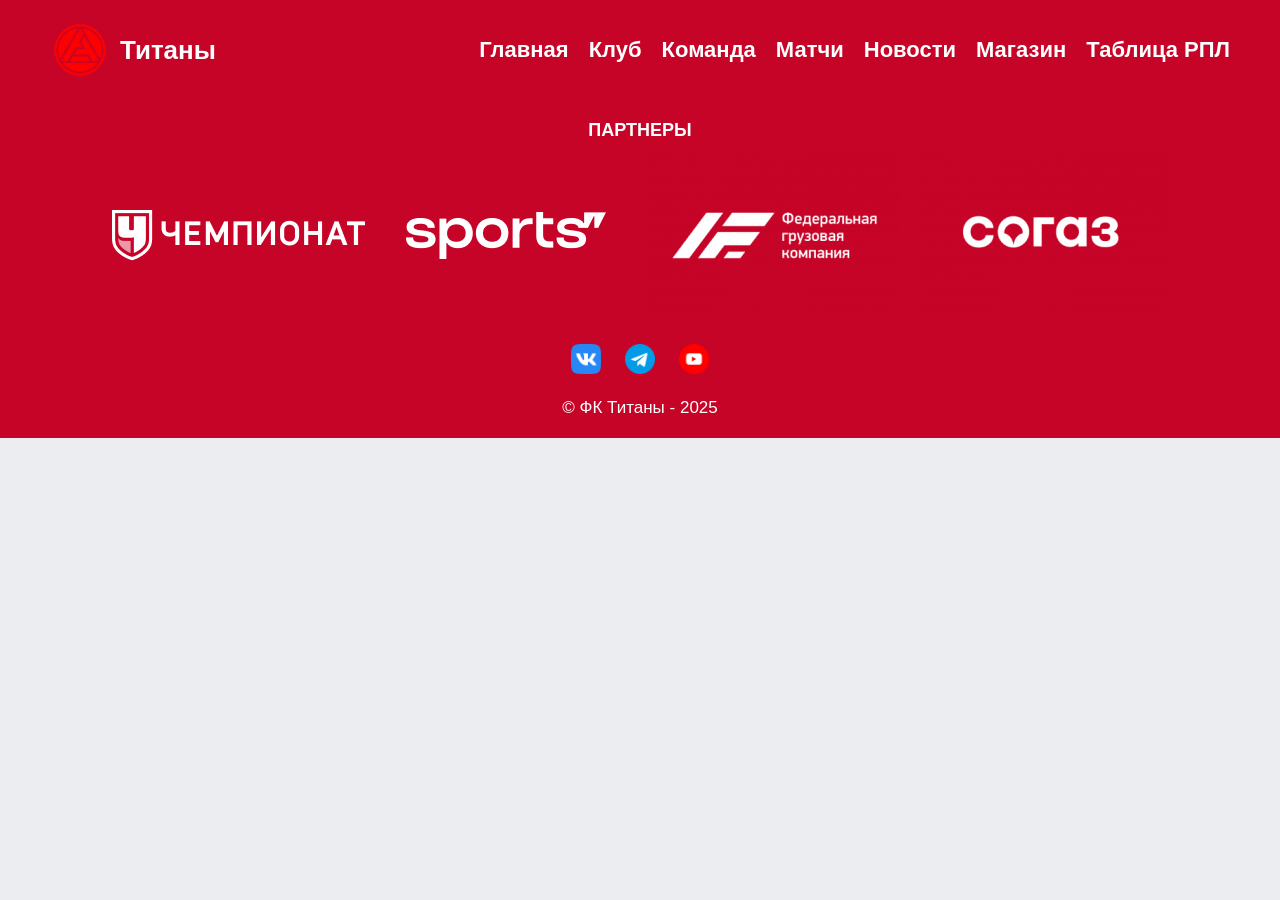
<file: pages/test.html>
<!DOCTYPE html>
<html lang="ru">
<head>
    <meta charset="UTF-8">
    <meta name="viewport" content="width=device-width, initial-scale=1.0">
    <title>Новости ФК "Титаны"</title>
    <link rel="stylesheet" href=".">
    <link rel="icon" type="image/png" href="../images/akron.png">
</head>
<body>
    <header>
        <style>
            * {
    margin: 0;
    padding: 0;
    box-sizing: border-box;
}

body {
    font-family: Arial, sans-serif;
    background: rgb(235, 237, 240);
    background-attachment: fixed;
    margin: 0;
    padding: 0;
    color: white;
}

header {
    background-color: #c60428;
    padding: 20px 50px;
    display: flex;
    justify-content: space-between;
    align-items: center;
}

.logo {
    display: flex;
    align-items: center;
}

.logo img {
    height: 60px;
    width: 60px;
    border-radius: 50%;
    object-fit: cover;
}

.club-name {
    font-size: 26px;
    font-weight: bold;
    margin-left: 10px;
}

.club-name a{
    font-size: 26px;
    text-decoration: none;
    color: white;
}

nav ul {
    list-style: none;
    display: flex;
    gap: 20px;
}

nav ul li {
    display: inline;
}

nav ul li a {
    color: white;
    text-decoration: none;
    font-weight: bold;
    font-size: 22px;
}

nav ul li a:hover {
    text-decoration: underline;
}

footer {
    background-color: #c60428;
    color: white;
    text-align: center;
    padding: 20px 0;
    position: relative; 
    z-index: 10; 
}

.partners, .social-media {
    margin-bottom: 20px;
}

.partners h3, .social-media h3 {
    font-size: 18px;
    margin-bottom: 10px;
    text-transform: uppercase;
}

.partners-logos, .social-icons {
    display: flex;
    justify-content: center;
    gap: 15px;
    flex-wrap: wrap;
}

.partners-logos img {
    height: 50px;
    width: auto;
}

.social-icons a img {
    height: 40px;
    width: 40px;
    transition: transform 0.3s;
}

.social-icons a img:hover {
    transform: scale(1.1);
}

.footer-partners h3 {
    font-size: 18px;
    font-weight: bold;
}

.footer-partner-logos {
    display: flex;
    justify-content: center;
    flex-wrap: wrap;
    gap: 15px;
    margin-top: 10px;
}

.footer-partner-logos img {
}

.footer-nav {
    display: flex;
    justify-content: center;
    flex-wrap: wrap;
    margin-top: 30px;
}

.footer-section {
    margin: 0 20px;
}

.footer-section h4 {
    font-size: 16px;
    margin-bottom: 10px;
}

.footer-section ul {
    list-style: none;
    padding: 0;
}

.footer-section ul li {
    margin: 5px 0;
}

.footer-section ul li a {
    text-decoration: none;
    color: white;
    font-size: 14px;
}

.footer-section ul li a:hover {
    text-decoration: underline;
}

.footer-socials {
    margin-top: 20px;
}

.footer-socials a img {
    width: 30px;
    margin: 0 10px;
}

.footer-legal {
    margin-top: 20px;
    font-size: 12px;
}

.footer-legal a {
    color: white;
    text-decoration: none;
}

.footer-legal a:hover {
    text-decoration: underline;
}

@media (max-width: 900px) {
    body {
        background-attachment: scroll;
    }

    header {
        padding: 16px;
        gap: 14px;
        flex-wrap: wrap;
    }

    nav {
        width: 100%;
    }

    nav ul {
        justify-content: center;
        flex-wrap: wrap;
        gap: 8px 12px;
        padding: 0;
    }

    nav ul li a {
        font-size: 16px;
    }
}

@media (max-width: 480px) {
    .club-name,
    .club-name a {
        font-size: 22px;
    }
}
        </style>
        <div class="logo">
            <img src="../images/1.png" alt="FC Titans">
            <h1 class="club-name"><a href="../index.html">Титаны</a></h1>
        </div>
        <nav>
            <ul>
                <li><a href="../index.html">Главная</a></li>
                <li><a href="../pages/club.html">Клуб</a></li>
                <li><a href="../pages/team.html">Команда</a></li>
                <li><a href="../pages/tamaev.html">Матчи</a></li>
                <li><a href="../pages/news.html">Новости</a></li>
                <li><a href="../pages/shop.html">Магазин</a></li>
                <li><a href="../pages/table.html">Таблица РПЛ</a></li>
            </ul>
        </nav>  
    </header>
    <footer>
        <div class="footer-partners">
            <h3>ПАРТНЕРЫ</h3>
            <div class="footer-partner-logos">
                <a href="https://www.championat.com/"><img src="../images/chempionatt.webp" alt="ladaa"></a>
                <a href="https://www.sports.ru/"><img src="../images/sports.webp" alt="aeroflotik"></a>
                <a href="https://railfgk.ru/"><img src="../images/fedgruzkomp.webp" alt="megafon"></a>
                <a href="https://www.sogaz.ru/"><img src="../images/cogaz.webp" alt="wildberries"></a>
            </div>
        </div>
    
       
    
        <div class="footer-socials">
            <a href="https://vk.com/feed"><img src="../images/vk.png" alt="VK"></a>
            <a href="https://web.telegram.org/"><img src="../images/telegram.png" alt="telegram"></a>
            <a href="https://www.youtube.com/"><img src="../images/youtube (1).png" alt="youtube"></a>
        </div>
    
        <div class="footer-legal">
            <p style="color: white; font-size: 17px;">© ФК Титаны - 2025</p>
        </div>
    </footer>
</body>
</html>
</file>
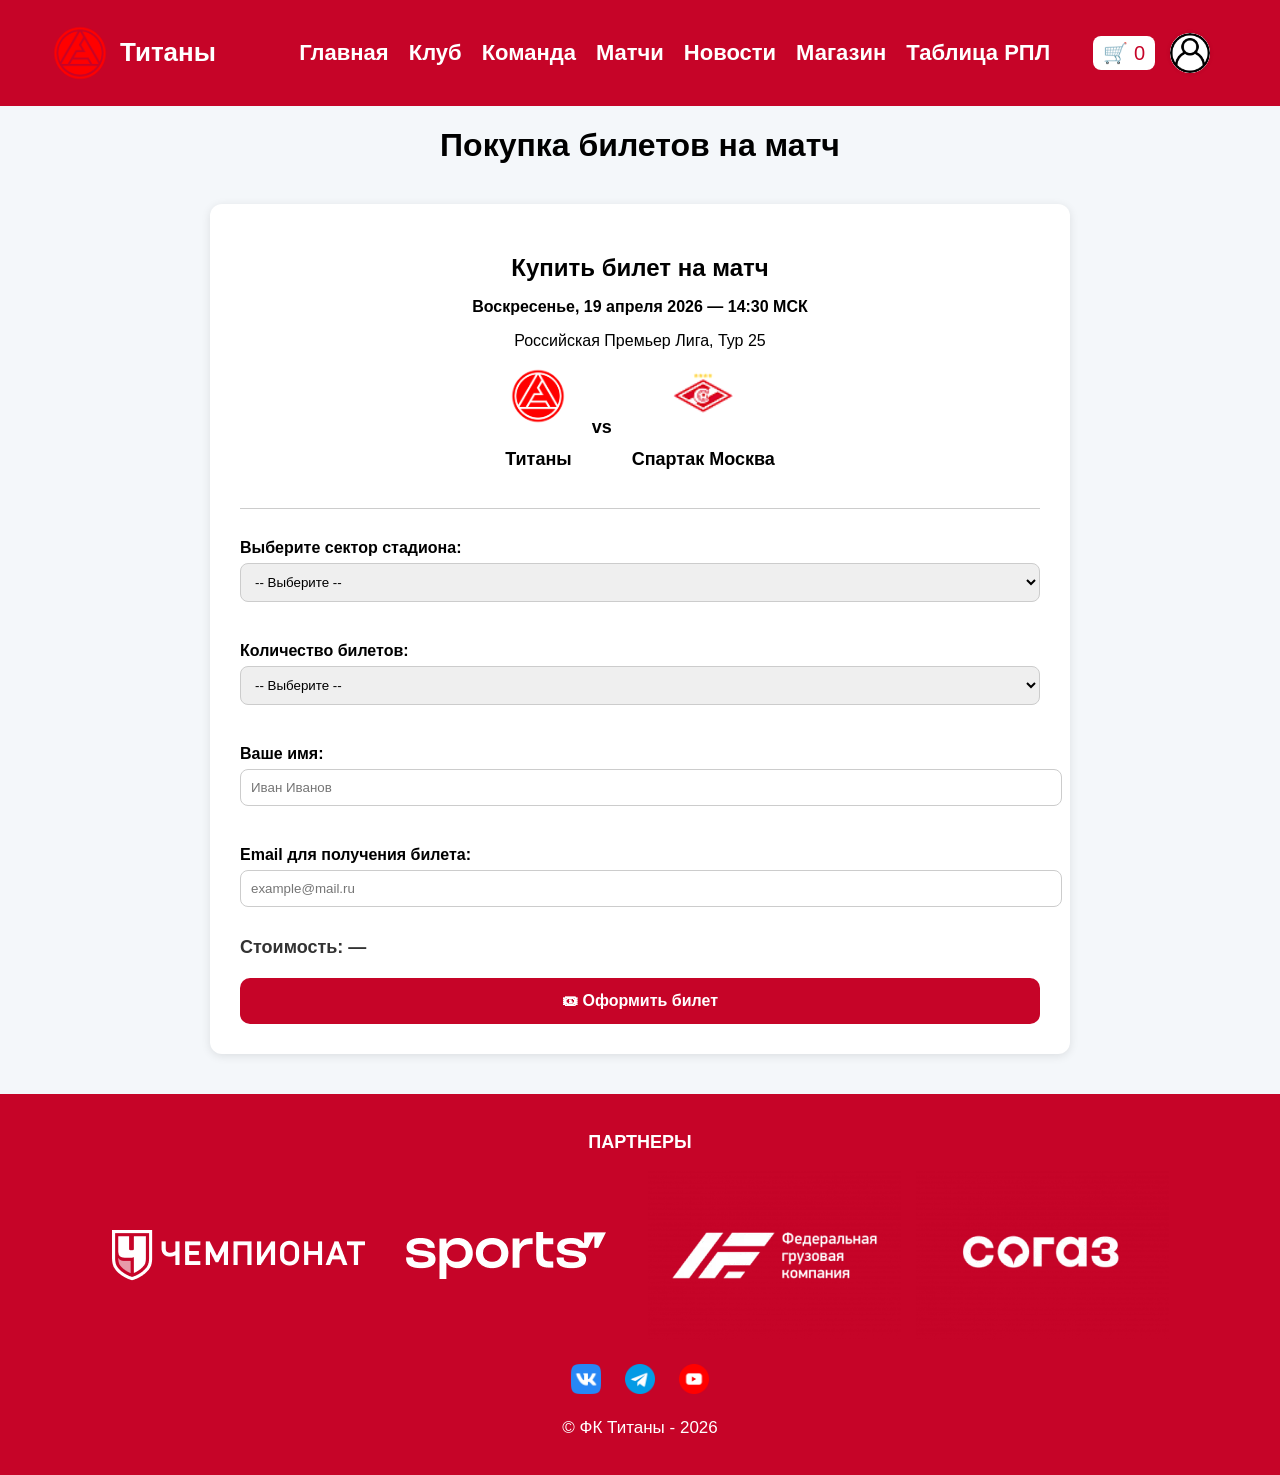
<file: pages/tickets.html>
<!DOCTYPE html>
<html lang="ru">
<head>
  <meta charset="UTF-8" />
  <meta name="viewport" content="width=device-width, initial-scale=1.0"/>
  <title>Купить билет на матч</title>
  <link rel="icon" type="image/png" href="../images/1.png">
  <style>
    body {
      font-family: Arial, sans-serif;
      background-color: #f4f7fa;
      margin: 0;
      padding: 0;
    }

    .container {
      max-width: 800px;
      margin: 40px auto;
      background-color: #fff;
      padding: 30px;
      border-radius: 12px;
      box-shadow: 0 2px 10px rgba(0, 0, 0, 0.1);
    }

    .match-info {
      text-align: center;
      border-bottom: 1px solid #ccc;
      padding-bottom: 20px;
      margin-bottom: 30px;
    }

    .match-info h2 {
      margin-bottom: 10px;
    }

    .teams {
      display: flex;
      justify-content: center;
      align-items: center;
      gap: 20px;
      font-weight: bold;
      font-size: 18px;
    }

    .teams img {
      width: 60px;
      height: 60px;
    }

    .form-section {
      margin-bottom: 25px;
    }

    label {
      display: block;
      margin-bottom: 6px;
      font-weight: bold;
    }

    select,
    input {
      width: 100%;
      padding: 10px;
      border: 1px solid #ccc;
      border-radius: 8px;
      margin-bottom: 15px;
    }

    .btn-purchase {
      display: block;
      width: 100%;
      background-color: #c60428;
      color: white;
      border: none;
      padding: 14px;
      border-radius: 10px;
      font-size: 16px;
      cursor: pointer;
      font-weight: bold;
    }

    .btn-purchase:hover {
      background-color: #a70321;
    }

    .message, .receipt {
      margin-top: 20px;
      padding: 15px;
      background-color: #e6ffe6;
      color: #076607;
      border: 1px solid #76c576;
      border-radius: 8px;
      font-weight: bold;
      display: none;
    }

    .price-display {
      font-size: 18px;
      font-weight: bold;
      color: #333;
      margin-top: -10px;
      margin-bottom: 20px;
    }

    #payment-section {
      display: none;
      margin-top: 30px;
      border-top: 1px dashed #ccc;
      padding-top: 20px;
    }

    .receipt {
      background-color: #f1f1f1;
      color: #333;
      border: 1px solid #ccc;
      padding: 20px;
      margin-top: 20px;
    }
header {
    background-color: #c60428;
    padding: 20px 50px;
    display: flex;
    justify-content: space-between;
    align-items: center;
    flex-wrap: wrap;
}

.logo {
    display: flex;
    align-items: center;
}

.logo img {
    height: 60px;
    width: 60px;
    border-radius: 50%;
    object-fit: cover;
}

.club-name {
    font-size: 26px;
    font-weight: bold;
    margin-left: 10px;
}

.club-name a{
    font-size: 26px;
    text-decoration: none;
    color: white;
}

nav {
    flex: 1;
    display: flex;
    justify-content: center;
}

nav ul {
    list-style: none;
    display: flex;
    gap: 20px;
}

nav ul li {
    display: inline;
}

nav ul li a {
    color: white;
    text-decoration: none;
    font-weight: bold;
    font-size: 22px;
}

nav ul li a:hover {
    text-decoration: underline;
}
.header-actions {
    display: flex;
    align-items: center;
    gap: 15px;
    margin-left: auto;
    padding-right: 20px;
}

.cart-icon {
    cursor: pointer;
    font-size: 20px;
    background: white;
    color: #c60428;
    padding: 5px 10px;
    border-radius: 8px;
}

.avatar-link {
    display: flex;
    align-items: center;
    justify-content: center;
    width: 40px;
    height: 40px;
    border-radius: 50%;
    overflow: hidden;
    background-color: #fff;
    box-shadow: 0 0 4px rgba(0, 0, 0, 0.1);
}

.avatar {
    width: 100%;
    height: 100%;
    object-fit: cover;
    border-radius: 50%;
}
.auth-icon {
    position: relative;
    cursor: pointer;
}

.auth-icon {
    position: relative;
    cursor: pointer;
}

.auth-image {
    width: 40px;
    height: 40px;
    border-radius: 50%;
}

.auth-popup {
    display: none;
    position: absolute;
    right: 50px;
    top: 70px;
    background: white;
    color: black;
    padding: 15px;
    border-radius: 10px;
    box-shadow: 0 0 10px rgba(0, 0, 0, 0.2);
    width: 250px;
    z-index: 100;
}

.auth-popup input {
    width: 100%;
    padding: 7px;
    margin: 5px 0;
    border: 1px solid #ccc;
    border-radius: 5px;
}

.auth-popup .login-btn,
.auth-popup .register-btn {
    width: 100%;
    background: #c60428;
    color: white;
    border: none;
    padding: 10px;
    cursor: pointer;
    border-radius: 5px;
    margin-top: 10px;
}

.auth-popup .login-btn:hover,
.auth-popup .register-btn:hover {
    background: #a30322;
}

.auth-popup p {
    text-align: center;
    margin-top: 10px;
}

.auth-popup a {
    color: #c60428;
    text-decoration: none;
    font-weight: bold;
}

.auth-popup a:hover {
    text-decoration: underline;
}
.footer-partners h3 {
    font-size: 18px;
    font-weight: bold;
}

.footer-partner-logos {
    display: flex;
    justify-content: center;
    flex-wrap: wrap;
    gap: 15px;
    margin-top: 10px;
}

.footer-partner-logos img {
}

.footer-nav {
    display: flex;
    justify-content: center;
    flex-wrap: wrap;
    margin-top: 30px;
}

.footer-section {
    margin: 0 20px;
}

.footer-section h4 {
    font-size: 16px;
    margin-bottom: 10px;
}

.footer-section ul {
    list-style: none;
    padding: 0;
}

.footer-section ul li {
    margin: 5px 0;
}

.footer-section ul li a {
    text-decoration: none;
    color: white;
    font-size: 14px;
}

.footer-section ul li a:hover {
    text-decoration: underline;
}

.footer-socials {
    margin-top: 20px;
}

.footer-socials a img {
    width: 30px;
    margin: 0 10px;
}

.footer-legal {
    margin-top: 20px;
    font-size: 17px;
    color: white;
}

.footer-legal a {
    color: white;
    text-decoration: none;
}

.footer-legal a:hover {
    text-decoration: underline;
}
footer {
    background-color: #c60428;
    color: white;
    text-align: center;
    padding: 20px 0;
    position: relative; 
    z-index: 10; 
}

.partners, .social-media {
    margin-bottom: 20px;
}

.partners h3, .social-media h3 {
    font-size: 18px;
    margin-bottom: 10px;
    text-transform: uppercase;
}

.partners-logos, .social-icons {
    display: flex;
    justify-content: center;
    gap: 15px;
    flex-wrap: wrap;
}

.partners-logos img {
    height: 50px;
    width: auto;
}

.social-icons a img {
    height: 40px;
    width: 40px;
    transition: transform 0.3s;
}

.social-icons a img:hover {
    transform: scale(1.1);
}

@media (max-width: 900px) {
    header {
        padding: 16px;
        gap: 14px;
        flex-wrap: wrap;
    }

    nav {
        width: 100%;
    }

    nav ul {
        justify-content: center;
        flex-wrap: wrap;
        gap: 8px 12px;
        padding: 0;
    }

    nav ul li a {
        font-size: 16px;
    }

    .header-actions {
        margin-left: 0;
        padding-right: 0;
        justify-content: center;
    }

    .auth-icon {
        margin: 0 auto;
    }

    .container {
        width: calc(100% - 24px);
        margin: 20px auto;
        padding: 18px;
    }

    .teams {
        flex-wrap: wrap;
        gap: 12px;
    }

    .team {
        flex: 1 1 120px;
    }
}

@media (max-width: 480px) {
    .club-name,
    .club-name a {
        font-size: 22px;
    }

    body > h1 {
        font-size: 24px;
        padding: 0 12px;
    }

    .teams {
        font-size: 15px;
    }
}

.header-actions a,
.header-actions a:hover,
.header-actions a:focus,
header > a,
header > a:hover,
header > a:focus {
    text-decoration: none;
}

  </style>
</head>
<body>
  <header>
    <div class="logo">
        <img src="../images/1.png" alt="FC Titans">
        <h1 class="club-name"><a href="../index.html">Титаны</a></h1>
    </div>
    <nav>
        <ul>
            <li><a href="../index.html">Главная</a></li>
            <li><a href="../pages/club.html">Клуб</a></li>
            <li><a href="../pages/team.html">Команда</a></li>
            <li><a href="../pages/tamaev.html">Матчи</a></li>
            <li><a href="../pages/news.html">Новости</a></li>
            <li><a href="../pages/shop.html">Магазин</a></li>
            <li><a href="../pages/table.html">Таблица РПЛ</a></li>
        </ul>
    </nav>
    <div class="header-actions">
        <a href="../pages/shop.html">
            <div class="cart-icon">🛒 <span id="cartCount">0</span></div>
        </a>
        <a href="account.html" class="avatar-link">
            <img src="../images/user-interface.png" alt="Личный кабинет" class="avatar" />
        </a>
    </div>
  </header>
  <h1 style="text-align: center;">Покупка билетов на матч</h1>

  <div class="container">
    <div class="match-info">
      <h2>Купить билет на матч</h2>
      <p><strong>Воскресенье, 19 апреля 2026 — 14:30 МСК</strong></p>
      <p>Российская Премьер Лига, Тур 25</p>
      <div class="teams">
        <div class="team">
          <img src="../images/1.png" alt="Титаны" />
          <p>Титаны</p>
        </div>
        <span>vs</span>
        <div class="team">
          <img src="../images/spartakk.png" alt="Спартак" />
          <p>Спартак Москва</p>
        </div>
      </div>
    </div>

    <form id="ticketForm">
      <div class="form-section">
        <label for="section">Выберите сектор стадиона:</label>
        <select id="section" required>
          <option value="">-- Выберите --</option>
          <option value="A">Сектор A (Центральная трибуна)</option>
          <option value="B">Сектор B (Восточная трибуна)</option>
          <option value="C">Сектор C (Гостевой сектор)</option>
        </select>
      </div>

      <div class="form-section">
        <label for="quantity">Количество билетов:</label>
        <select id="quantity" required>
          <option value="">-- Выберите --</option>
          <option value="1">1 билет</option>
          <option value="2">2 билета</option>
          <option value="3">3 билета</option>
          <option value="4">4 билета</option>
        </select>
      </div>

      <div class="form-section">
        <label for="name">Ваше имя:</label>
        <input type="text" id="name" placeholder="Иван Иванов" required />
      </div>

      <div class="form-section">
        <label for="email">Email для получения билета:</label>
        <input type="email" id="email" placeholder="example@mail.ru" required />
      </div>

      <div class="price-display" id="priceDisplay">Стоимость: —</div>

      <button type="submit" class="btn-purchase">🎟 Оформить билет</button>
    </form>

    <div id="payment-section">
      <h3>💳 Введите данные карты</h3>
      <label>Номер карты:</label>
      <input type="text" placeholder="0000 0000 0000 0000" />

      <label>Имя на карте:</label>
      <input type="text" placeholder="IVAN IVANOV" />

      <label>Срок действия (MM/YY):</label>
      <input type="text" placeholder="12/25" />

      <label>CVV:</label>
      <input type="text" placeholder="123" />

      <button class="btn-purchase" onclick="generateReceipt()">💰 Оплатить</button>
    </div>

    <div class="receipt" id="receipt"></div>
  </div>
  <footer>
    <div class="footer-partners">
        <h3>ПАРТНЕРЫ</h3>
        <div class="footer-partner-logos">
            <a href="https://www.championat.com/"><img src="../images/chempionatt.webp" alt="ladaa"></a>
            <a href="https://www.sports.ru/"><img src="../images/sports.webp" alt="aeroflotik"></a>
            <a href="https://railfgk.ru/"><img src="../images/fedgruzkomp.webp" alt="megafon"></a>
            <a href="https://www.sogaz.ru/"><img src="../images/cogaz.webp" alt="wildberries"></a>
        </div>
    </div>

   

    <div class="footer-socials">
        <a href="https://vk.com/feed"><img src="../images/vk.png" alt="VK"></a>
        <a href="https://web.telegram.org/"><img src="../images/telegram.png" alt="telegram"></a>
        <a href="https://www.youtube.com/"><img src="../images/youtube (1).png" alt="youtube"></a>
    </div>

    <div class="footer-legal">
        <p style="color: white;">© ФК Титаны - 2026</p>
    </div>
</footer>
  

  <script>
    const form = document.getElementById('ticketForm');
    const priceDisplay = document.getElementById('priceDisplay');
    const section = document.getElementById('section');
    const quantity = document.getElementById('quantity');
    const paymentSection = document.getElementById('payment-section');
    const receipt = document.getElementById('receipt');

    const prices = {
      A: 1500,
      B: 1000,
      C: 1000
    };

    let totalPrice = 0;

    function updatePrice() {
      const selectedSection = section.value;
      const selectedQuantity = parseInt(quantity.value);
      if (prices[selectedSection] && selectedQuantity) {
        totalPrice = prices[selectedSection] * selectedQuantity;
        priceDisplay.textContent = `Стоимость: ${totalPrice} ₽`;
      } else {
        priceDisplay.textContent = 'Стоимость: —';
      }
    }

    section.addEventListener('change', updatePrice);
    quantity.addEventListener('change', updatePrice);

    form.addEventListener('submit', function (e) {
      e.preventDefault();
      if (!isLoggedIn()) {
        alert("Чтобы купить билет, войдите в аккаунт или зарегистрируйтесь.");
        window.location.href = "login.html";
        return;
      }
      if (totalPrice > 0) {
        form.style.display = "none";
        paymentSection.style.display = "block";
      }
    });

    function generateReceipt() {
  if (!isLoggedIn()) {
    alert("Чтобы купить билет, войдите в аккаунт или зарегистрируйтесь.");
    window.location.href = "login.html";
    return;
  }
  const ticketNumber = 'T' + Math.floor(10000000 + Math.random() * 90000000); // Пример: T12345678
  saveTicketOrder(ticketNumber);

  receipt.style.display = "block";
  receipt.innerHTML = `
    <h3>🧾 Электронный чек</h3>
    <p><strong>Номер билета:</strong> ${ticketNumber}</p>
    <p>Имя: ${document.getElementById('name').value}</p>
    <p>Email: ${document.getElementById('email').value}</p>
    <p>Сектор: ${section.options[section.selectedIndex].text}</p>
    <p>Количество билетов: ${quantity.value}</p>
    <p><strong>Итого: ${totalPrice} ₽</strong></p>
    <p>Спасибо за покупку! Билет будет отправлен на вашу почту.</p>
  `;
  paymentSection.style.display = "none";
}

function saveTicketOrder(ticketNumber) {
  const selectedSection = section.options[section.selectedIndex].text;
  const ticketQuantity = quantity.value;
  const matchTitle = getMatchTitle();
  const order = {
    id: ticketNumber,
    name: document.getElementById('name').value.trim(),
    address: localStorage.getItem("email") || document.getElementById('email').value.trim(),
    items: [
      {
        name: `Билет на матч ${matchTitle} (${selectedSection}, ${ticketQuantity} шт.)`,
        price: totalPrice
      }
    ],
    total: totalPrice
  };

  const ordersKey = getOrdersKey();
  const orders = JSON.parse(localStorage.getItem(ordersKey)) || [];
  orders.push(order);
  localStorage.setItem(ordersKey, JSON.stringify(orders));
}

function getMatchTitle() {
  const teams = Array.from(document.querySelectorAll(".team p")).map(team => team.textContent.trim());
  return teams.join(" - ");
}

function isLoggedIn() {
  return localStorage.getItem("loggedIn") === "true";
}

function getOrdersKey() {
  const email = (localStorage.getItem("email") || "").trim().toLowerCase();
  return email ? `orders_${email}` : "orders_guest";
}
document.addEventListener("DOMContentLoaded", function () {
            const authIcon = document.getElementById("authIcon");
            const authPopup = document.getElementById("authPopup");
            const loginForm = document.getElementById("loginForm");
            const registerForm = document.getElementById("registerForm");
            const openRegister = document.getElementById("openRegister");
            const openLogin = document.getElementById("openLogin");
            if (!authIcon || !authPopup || !loginForm || !registerForm || !openRegister || !openLogin) return;
    
            authIcon.addEventListener("click", function (event) {
                event.stopPropagation();
                authPopup.style.display = authPopup.style.display === "block" ? "none" : "block";
            });
    

            document.addEventListener("click", function (event) {
                if (!authPopup.contains(event.target) && event.target !== authIcon) {
                    authPopup.style.display = "none";
                }
            });
    

            openRegister.addEventListener("click", function (event) {
                event.preventDefault();
                loginForm.style.display = "none";
                registerForm.style.display = "block";
            });

            openLogin.addEventListener("click", function (event) {
                event.preventDefault();
                registerForm.style.display = "none";
                loginForm.style.display = "block";
            });
        });

  </script>

</body>
</html>
</file>
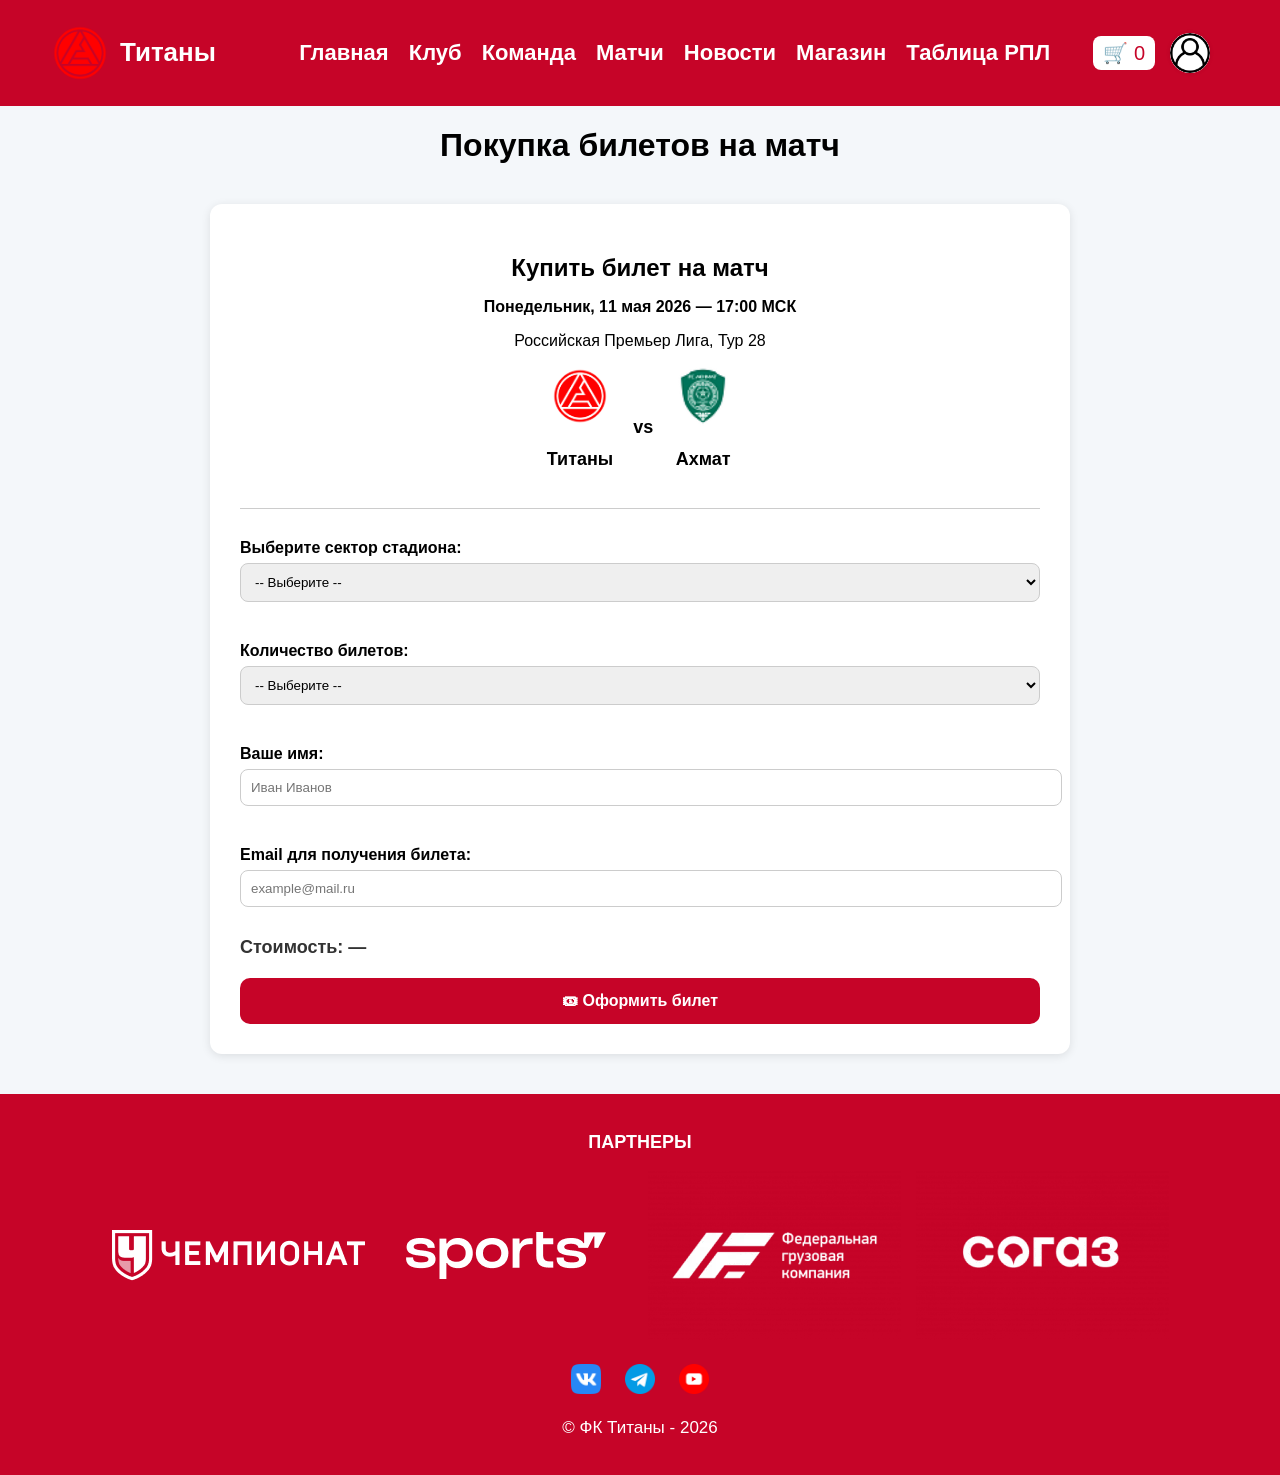
<file: pages/ticketsAkmat.html>
<!DOCTYPE html>
<html lang="ru">
<head>
  <meta charset="UTF-8" />
  <meta name="viewport" content="width=device-width, initial-scale=1.0"/>
  <title>Купить билет на матч</title>
  <link rel="icon" type="image/png" href="../images/1.png">
  <style>
    body {
      font-family: Arial, sans-serif;
      background-color: #f4f7fa;
      margin: 0;
      padding: 0;
    }

    .container {
      max-width: 800px;
      margin: 40px auto;
      background-color: #fff;
      padding: 30px;
      border-radius: 12px;
      box-shadow: 0 2px 10px rgba(0, 0, 0, 0.1);
    }

    .match-info {
      text-align: center;
      border-bottom: 1px solid #ccc;
      padding-bottom: 20px;
      margin-bottom: 30px;
    }

    .match-info h2 {
      margin-bottom: 10px;
    }

    .teams {
      display: flex;
      justify-content: center;
      align-items: center;
      gap: 20px;
      font-weight: bold;
      font-size: 18px;
    }

    .teams img {
      width: 60px;
      height: 60px;
    }

    .form-section {
      margin-bottom: 25px;
    }

    label {
      display: block;
      margin-bottom: 6px;
      font-weight: bold;
    }

    select,
    input {
      width: 100%;
      padding: 10px;
      border: 1px solid #ccc;
      border-radius: 8px;
      margin-bottom: 15px;
    }

    .btn-purchase {
      display: block;
      width: 100%;
      background-color: #c60428;
      color: white;
      border: none;
      padding: 14px;
      border-radius: 10px;
      font-size: 16px;
      cursor: pointer;
      font-weight: bold;
    }

    .btn-purchase:hover {
      background-color: #a70321;
    }

    .message, .receipt {
      margin-top: 20px;
      padding: 15px;
      background-color: #e6ffe6;
      color: #076607;
      border: 1px solid #76c576;
      border-radius: 8px;
      font-weight: bold;
      display: none;
    }

    .price-display {
      font-size: 18px;
      font-weight: bold;
      color: #333;
      margin-top: -10px;
      margin-bottom: 20px;
    }

    #payment-section {
      display: none;
      margin-top: 30px;
      border-top: 1px dashed #ccc;
      padding-top: 20px;
    }

    .receipt {
      background-color: #f1f1f1;
      color: #333;
      border: 1px solid #ccc;
      padding: 20px;
      margin-top: 20px;
    }
header {
    background-color: #c60428;
    padding: 20px 50px;
    display: flex;
    justify-content: space-between;
    align-items: center;
    flex-wrap: wrap;
}

.logo {
    display: flex;
    align-items: center;
}

.logo img {
    height: 60px;
    width: 60px;
    border-radius: 50%;
    object-fit: cover;
}

.club-name {
    font-size: 26px;
    font-weight: bold;
    margin-left: 10px;
}

.club-name a{
    font-size: 26px;
    text-decoration: none;
    color: white;
}

nav {
    flex: 1;
    display: flex;
    justify-content: center;
}

nav ul {
    list-style: none;
    display: flex;
    gap: 20px;
}

nav ul li {
    display: inline;
}

nav ul li a {
    color: white;
    text-decoration: none;
    font-weight: bold;
    font-size: 22px;
}

nav ul li a:hover {
    text-decoration: underline;
}
.header-actions {
    display: flex;
    align-items: center;
    gap: 15px;
    margin-left: auto;
    padding-right: 20px;
}

.cart-icon {
    cursor: pointer;
    font-size: 20px;
    background: white;
    color: #c60428;
    padding: 5px 10px;
    border-radius: 8px;
}

.avatar-link {
    display: flex;
    align-items: center;
    justify-content: center;
    width: 40px;
    height: 40px;
    border-radius: 50%;
    overflow: hidden;
    background-color: #fff;
    box-shadow: 0 0 4px rgba(0, 0, 0, 0.1);
}

.avatar {
    width: 100%;
    height: 100%;
    object-fit: cover;
    border-radius: 50%;
}
.auth-icon {
    position: relative;
    cursor: pointer;
}

.auth-icon {
    position: relative;
    cursor: pointer;
}

.auth-image {
    width: 40px;
    height: 40px;
    border-radius: 50%;
}

.auth-popup {
    display: none;
    position: absolute;
    right: 50px;
    top: 70px;
    background: white;
    color: black;
    padding: 15px;
    border-radius: 10px;
    box-shadow: 0 0 10px rgba(0, 0, 0, 0.2);
    width: 250px;
    z-index: 100;
}

.auth-popup input {
    width: 100%;
    padding: 7px;
    margin: 5px 0;
    border: 1px solid #ccc;
    border-radius: 5px;
}

.auth-popup .login-btn,
.auth-popup .register-btn {
    width: 100%;
    background: #c60428;
    color: white;
    border: none;
    padding: 10px;
    cursor: pointer;
    border-radius: 5px;
    margin-top: 10px;
}

.auth-popup .login-btn:hover,
.auth-popup .register-btn:hover {
    background: #a30322;
}

.auth-popup p {
    text-align: center;
    margin-top: 10px;
}

.auth-popup a {
    color: #c60428;
    text-decoration: none;
    font-weight: bold;
}

.auth-popup a:hover {
    text-decoration: underline;
}
.footer-partners h3 {
    font-size: 18px;
    font-weight: bold;
}

.footer-partner-logos {
    display: flex;
    justify-content: center;
    flex-wrap: wrap;
    gap: 15px;
    margin-top: 10px;
}

.footer-partner-logos img {
}

.footer-nav {
    display: flex;
    justify-content: center;
    flex-wrap: wrap;
    margin-top: 30px;
}

.footer-section {
    margin: 0 20px;
}

.footer-section h4 {
    font-size: 16px;
    margin-bottom: 10px;
}

.footer-section ul {
    list-style: none;
    padding: 0;
}

.footer-section ul li {
    margin: 5px 0;
}

.footer-section ul li a {
    text-decoration: none;
    color: white;
    font-size: 14px;
}

.footer-section ul li a:hover {
    text-decoration: underline;
}

.footer-socials {
    margin-top: 20px;
}

.footer-socials a img {
    width: 30px;
    margin: 0 10px;
}

.footer-legal {
    margin-top: 20px;
    font-size: 17px;
    color: white;
}

.footer-legal a {
    color: white;
    text-decoration: none;
}

.footer-legal a:hover {
    text-decoration: underline;
}
footer {
    background-color: #c60428;
    color: white;
    text-align: center;
    padding: 20px 0;
    position: relative; 
    z-index: 10; 
}

.partners, .social-media {
    margin-bottom: 20px;
}

.partners h3, .social-media h3 {
    font-size: 18px;
    margin-bottom: 10px;
    text-transform: uppercase;
}

.partners-logos, .social-icons {
    display: flex;
    justify-content: center;
    gap: 15px;
    flex-wrap: wrap;
}

.partners-logos img {
    height: 50px;
    width: auto;
}

.social-icons a img {
    height: 40px;
    width: 40px;
    transition: transform 0.3s;
}

.social-icons a img:hover {
    transform: scale(1.1);
}

@media (max-width: 900px) {
    header {
        padding: 16px;
        gap: 14px;
        flex-wrap: wrap;
    }

    nav {
        width: 100%;
    }

    nav ul {
        justify-content: center;
        flex-wrap: wrap;
        gap: 8px 12px;
        padding: 0;
    }

    nav ul li a {
        font-size: 16px;
    }

    .header-actions {
        margin-left: 0;
        padding-right: 0;
        justify-content: center;
    }

    .auth-icon {
        margin: 0 auto;
    }

    .container {
        width: calc(100% - 24px);
        margin: 20px auto;
        padding: 18px;
    }

    .teams {
        flex-wrap: wrap;
        gap: 12px;
    }

    .team {
        flex: 1 1 120px;
    }
}

@media (max-width: 480px) {
    .club-name,
    .club-name a {
        font-size: 22px;
    }

    body > h1 {
        font-size: 24px;
        padding: 0 12px;
    }

    .teams {
        font-size: 15px;
    }
}

.header-actions a,
.header-actions a:hover,
.header-actions a:focus,
header > a,
header > a:hover,
header > a:focus {
    text-decoration: none;
}

  </style>
</head>
<body>
  <header>
    <div class="logo">
        <img src="../images/1.png" alt="FC Titans">
        <h1 class="club-name"><a href="../index.html">Титаны</a></h1>
    </div>
    <nav>
        <ul>
            <li><a href="../index.html">Главная</a></li>
            <li><a href="../pages/club.html">Клуб</a></li>
            <li><a href="../pages/team.html">Команда</a></li>
            <li><a href="../pages/tamaev.html">Матчи</a></li>
            <li><a href="../pages/news.html">Новости</a></li>
            <li><a href="../pages/shop.html">Магазин</a></li>
            <li><a href="../pages/table.html">Таблица РПЛ</a></li>
        </ul>
    </nav>
    <div class="header-actions">
        <a href="../pages/shop.html">
            <div class="cart-icon">🛒 <span id="cartCount">0</span></div>
        </a>
        <a href="account.html" class="avatar-link">
            <img src="../images/user-interface.png" alt="Личный кабинет" class="avatar" />
        </a>
    </div>
  </header>
  <h1 style="text-align: center;">Покупка билетов на матч</h1>

  <div class="container">
    <div class="match-info">
      <h2>Купить билет на матч</h2>
      <p><strong>Понедельник, 11 мая 2026 — 17:00 МСК</strong></p>
      <p>Российская Премьер Лига, Тур 28</p>
      <div class="teams">
        <div class="team">
          <img src="../images/1.png" alt="Титаны" />
          <p>Титаны</p>
        </div>
        <span>vs</span>
        <div class="team">
          <img src="../images/akhmat.png" alt="Спартак" />
          <p>Ахмат</p>
        </div>
      </div>
    </div>

    <form id="ticketForm">
      <div class="form-section">
        <label for="section">Выберите сектор стадиона:</label>
        <select id="section" required>
          <option value="">-- Выберите --</option>
          <option value="A">Сектор A (Центральная трибуна)</option>
          <option value="B">Сектор B (Восточная трибуна)</option>
          <option value="C">Сектор C (Гостевой сектор)</option>
        </select>
      </div>

      <div class="form-section">
        <label for="quantity">Количество билетов:</label>
        <select id="quantity" required>
          <option value="">-- Выберите --</option>
          <option value="1">1 билет</option>
          <option value="2">2 билета</option>
          <option value="3">3 билета</option>
          <option value="4">4 билета</option>
        </select>
      </div>

      <div class="form-section">
        <label for="name">Ваше имя:</label>
        <input type="text" id="name" placeholder="Иван Иванов" required />
      </div>

      <div class="form-section">
        <label for="email">Email для получения билета:</label>
        <input type="email" id="email" placeholder="example@mail.ru" required />
      </div>

      <div class="price-display" id="priceDisplay">Стоимость: —</div>

      <button type="submit" class="btn-purchase">🎟 Оформить билет</button>
    </form>

    <div id="payment-section">
      <h3>💳 Введите данные карты</h3>
      <label>Номер карты:</label>
      <input type="text" placeholder="0000 0000 0000 0000" />

      <label>Имя на карте:</label>
      <input type="text" placeholder="IVAN IVANOV" />

      <label>Срок действия (MM/YY):</label>
      <input type="text" placeholder="12/25" />

      <label>CVV:</label>
      <input type="text" placeholder="123" />

      <button class="btn-purchase" onclick="generateReceipt()">💰 Оплатить</button>
    </div>

    <div class="receipt" id="receipt"></div>
  </div>
  <footer>
    <div class="footer-partners">
        <h3>ПАРТНЕРЫ</h3>
        <div class="footer-partner-logos">
            <a href="https://www.championat.com/"><img src="../images/chempionatt.webp" alt="ladaa"></a>
            <a href="https://www.sports.ru/"><img src="../images/sports.webp" alt="aeroflotik"></a>
            <a href="https://railfgk.ru/"><img src="../images/fedgruzkomp.webp" alt="megafon"></a>
            <a href="https://www.sogaz.ru/"><img src="../images/cogaz.webp" alt="wildberries"></a>
        </div>
    </div>

   

    <div class="footer-socials">
        <a href="https://vk.com/feed"><img src="../images/vk.png" alt="VK"></a>
        <a href="https://web.telegram.org/"><img src="../images/telegram.png" alt="telegram"></a>
        <a href="https://www.youtube.com/"><img src="../images/youtube (1).png" alt="youtube"></a>
    </div>

    <div class="footer-legal">
        <p style="color: white;">© ФК Титаны - 2026</p>
    </div>
</footer>
  

  <script>
    const form = document.getElementById('ticketForm');
    const priceDisplay = document.getElementById('priceDisplay');
    const section = document.getElementById('section');
    const quantity = document.getElementById('quantity');
    const paymentSection = document.getElementById('payment-section');
    const receipt = document.getElementById('receipt');

    const prices = {
      A: 1500,
      B: 1000,
      C: 1000
    };

    let totalPrice = 0;

    function updatePrice() {
      const selectedSection = section.value;
      const selectedQuantity = parseInt(quantity.value);
      if (prices[selectedSection] && selectedQuantity) {
        totalPrice = prices[selectedSection] * selectedQuantity;
        priceDisplay.textContent = `Стоимость: ${totalPrice} ₽`;
      } else {
        priceDisplay.textContent = 'Стоимость: —';
      }
    }

    section.addEventListener('change', updatePrice);
    quantity.addEventListener('change', updatePrice);

    form.addEventListener('submit', function (e) {
      e.preventDefault();
      if (!isLoggedIn()) {
        alert("Чтобы купить билет, войдите в аккаунт или зарегистрируйтесь.");
        window.location.href = "login.html";
        return;
      }
      if (totalPrice > 0) {
        form.style.display = "none";
        paymentSection.style.display = "block";
      }
    });

    function generateReceipt() {
  if (!isLoggedIn()) {
    alert("Чтобы купить билет, войдите в аккаунт или зарегистрируйтесь.");
    window.location.href = "login.html";
    return;
  }
  const ticketNumber = 'T' + Math.floor(10000000 + Math.random() * 90000000); // Пример: T12345678
  saveTicketOrder(ticketNumber);

  receipt.style.display = "block";
  receipt.innerHTML = `
    <h3>🧾 Электронный чек</h3>
    <p><strong>Номер билета:</strong> ${ticketNumber}</p>
    <p>Имя: ${document.getElementById('name').value}</p>
    <p>Email: ${document.getElementById('email').value}</p>
    <p>Сектор: ${section.options[section.selectedIndex].text}</p>
    <p>Количество билетов: ${quantity.value}</p>
    <p><strong>Итого: ${totalPrice} ₽</strong></p>
    <p>Спасибо за покупку! Билет будет отправлен на вашу почту.</p>
  `;
  paymentSection.style.display = "none";
}

function saveTicketOrder(ticketNumber) {
  const selectedSection = section.options[section.selectedIndex].text;
  const ticketQuantity = quantity.value;
  const matchTitle = getMatchTitle();
  const order = {
    id: ticketNumber,
    name: document.getElementById('name').value.trim(),
    address: localStorage.getItem("email") || document.getElementById('email').value.trim(),
    items: [
      {
        name: `Билет на матч ${matchTitle} (${selectedSection}, ${ticketQuantity} шт.)`,
        price: totalPrice
      }
    ],
    total: totalPrice
  };

  const ordersKey = getOrdersKey();
  const orders = JSON.parse(localStorage.getItem(ordersKey)) || [];
  orders.push(order);
  localStorage.setItem(ordersKey, JSON.stringify(orders));
}

function getMatchTitle() {
  const teams = Array.from(document.querySelectorAll(".team p")).map(team => team.textContent.trim());
  return teams.join(" - ");
}

function isLoggedIn() {
  return localStorage.getItem("loggedIn") === "true";
}

function getOrdersKey() {
  const email = (localStorage.getItem("email") || "").trim().toLowerCase();
  return email ? `orders_${email}` : "orders_guest";
}
document.addEventListener("DOMContentLoaded", function () {
            const authIcon = document.getElementById("authIcon");
            const authPopup = document.getElementById("authPopup");
            const loginForm = document.getElementById("loginForm");
            const registerForm = document.getElementById("registerForm");
            const openRegister = document.getElementById("openRegister");
            const openLogin = document.getElementById("openLogin");
            if (!authIcon || !authPopup || !loginForm || !registerForm || !openRegister || !openLogin) return;
    
            authIcon.addEventListener("click", function (event) {
                event.stopPropagation();
                authPopup.style.display = authPopup.style.display === "block" ? "none" : "block";
            });
    

            document.addEventListener("click", function (event) {
                if (!authPopup.contains(event.target) && event.target !== authIcon) {
                    authPopup.style.display = "none";
                }
            });
    

            openRegister.addEventListener("click", function (event) {
                event.preventDefault();
                loginForm.style.display = "none";
                registerForm.style.display = "block";
            });

            openLogin.addEventListener("click", function (event) {
                event.preventDefault();
                registerForm.style.display = "none";
                loginForm.style.display = "block";
            });
        });

  </script>

</body>
</html>
</file>
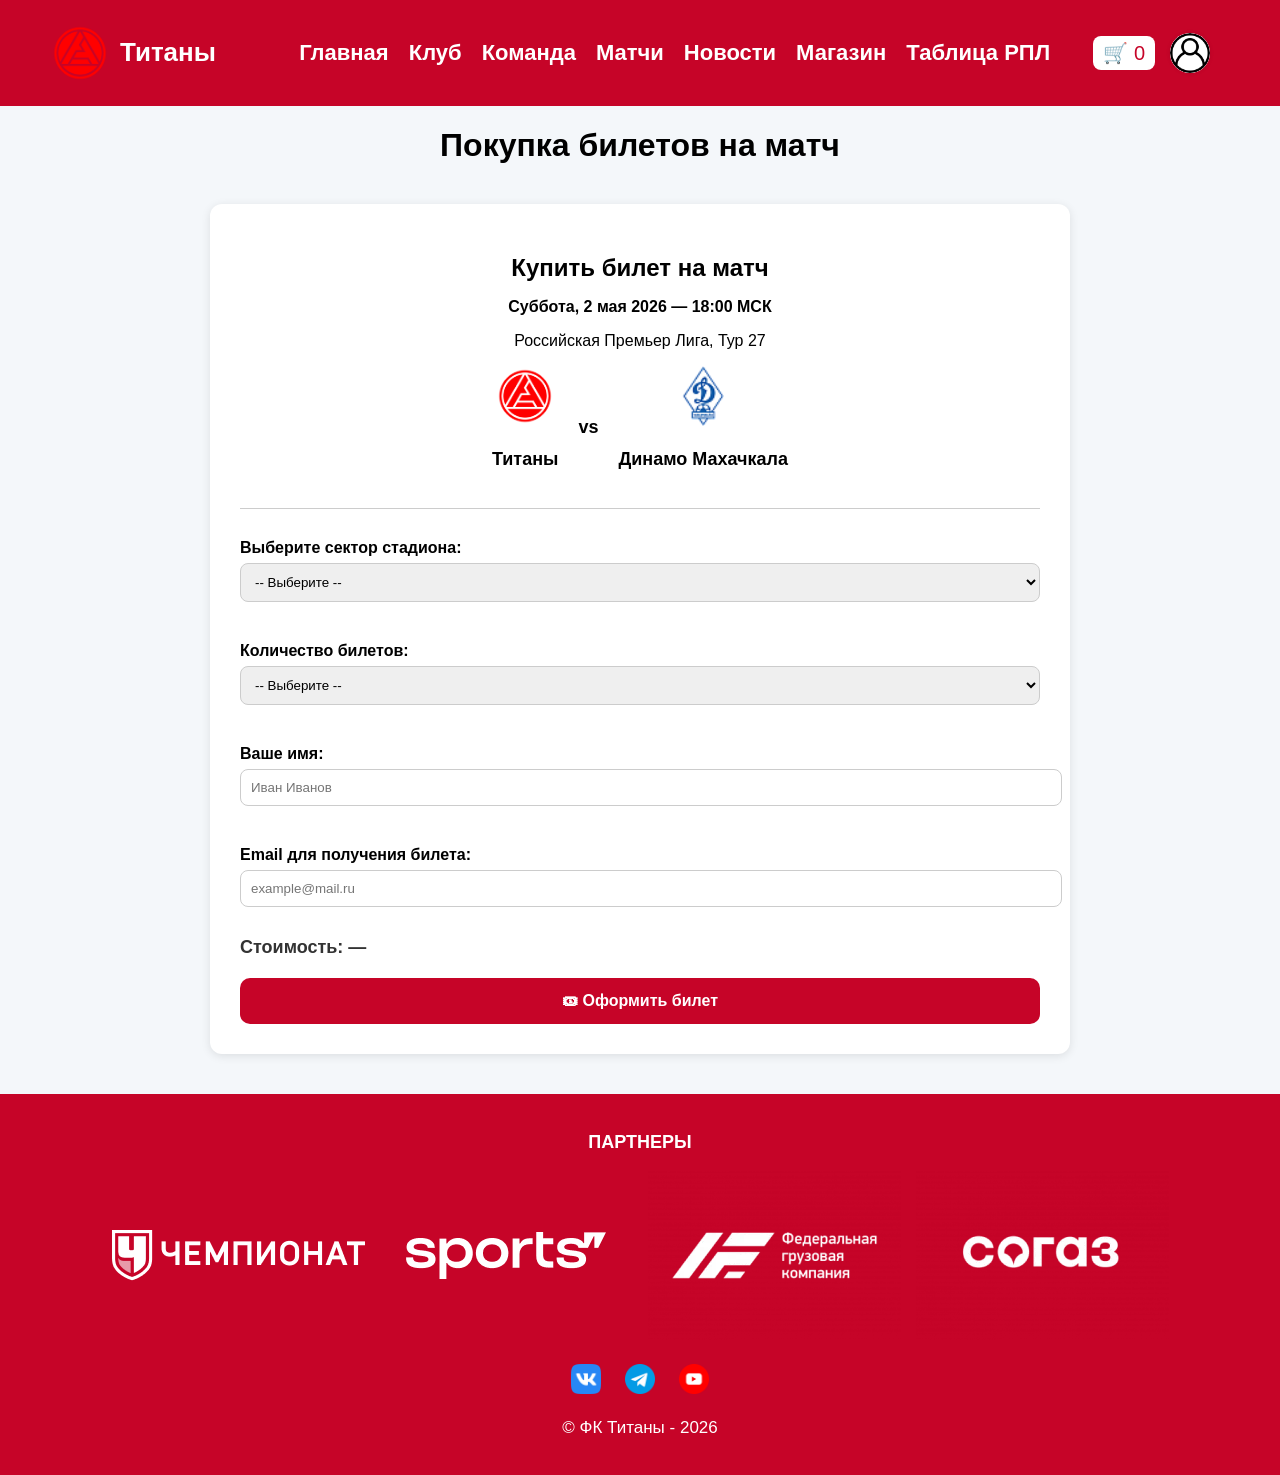
<file: pages/ticketsDynamo.html>
<!DOCTYPE html>
<html lang="ru">
<head>
  <meta charset="UTF-8" />
  <meta name="viewport" content="width=device-width, initial-scale=1.0"/>
  <title>Купить билет на матч</title>
  <link rel="icon" type="image/png" href="../images/1.png">
  <style>
    body {
      font-family: Arial, sans-serif;
      background-color: #f4f7fa;
      margin: 0;
      padding: 0;
    }

    .container {
      max-width: 800px;
      margin: 40px auto;
      background-color: #fff;
      padding: 30px;
      border-radius: 12px;
      box-shadow: 0 2px 10px rgba(0, 0, 0, 0.1);
    }

    .match-info {
      text-align: center;
      border-bottom: 1px solid #ccc;
      padding-bottom: 20px;
      margin-bottom: 30px;
    }

    .match-info h2 {
      margin-bottom: 10px;
    }

    .teams {
      display: flex;
      justify-content: center;
      align-items: center;
      gap: 20px;
      font-weight: bold;
      font-size: 18px;
    }

    .teams img {
      width: 60px;
      height: 60px;
    }

    .form-section {
      margin-bottom: 25px;
    }

    label {
      display: block;
      margin-bottom: 6px;
      font-weight: bold;
    }

    select,
    input {
      width: 100%;
      padding: 10px;
      border: 1px solid #ccc;
      border-radius: 8px;
      margin-bottom: 15px;
    }

    .btn-purchase {
      display: block;
      width: 100%;
      background-color: #c60428;
      color: white;
      border: none;
      padding: 14px;
      border-radius: 10px;
      font-size: 16px;
      cursor: pointer;
      font-weight: bold;
    }

    .btn-purchase:hover {
      background-color: #a70321;
    }

    .message, .receipt {
      margin-top: 20px;
      padding: 15px;
      background-color: #e6ffe6;
      color: #076607;
      border: 1px solid #76c576;
      border-radius: 8px;
      font-weight: bold;
      display: none;
    }

    .price-display {
      font-size: 18px;
      font-weight: bold;
      color: #333;
      margin-top: -10px;
      margin-bottom: 20px;
    }

    #payment-section {
      display: none;
      margin-top: 30px;
      border-top: 1px dashed #ccc;
      padding-top: 20px;
    }

    .receipt {
      background-color: #f1f1f1;
      color: #333;
      border: 1px solid #ccc;
      padding: 20px;
      margin-top: 20px;
    }
header {
    background-color: #c60428;
    padding: 20px 50px;
    display: flex;
    justify-content: space-between;
    align-items: center;
    flex-wrap: wrap;
}

.logo {
    display: flex;
    align-items: center;
}

.logo img {
    height: 60px;
    width: 60px;
    border-radius: 50%;
    object-fit: cover;
}

.club-name {
    font-size: 26px;
    font-weight: bold;
    margin-left: 10px;
}

.club-name a{
    font-size: 26px;
    text-decoration: none;
    color: white;
}

nav {
    flex: 1;
    display: flex;
    justify-content: center;
}

nav ul {
    list-style: none;
    display: flex;
    gap: 20px;
}

nav ul li {
    display: inline;
}

nav ul li a {
    color: white;
    text-decoration: none;
    font-weight: bold;
    font-size: 22px;
}

nav ul li a:hover {
    text-decoration: underline;
}
.header-actions {
    display: flex;
    align-items: center;
    gap: 15px;
    margin-left: auto;
    padding-right: 20px;
}

.cart-icon {
    cursor: pointer;
    font-size: 20px;
    background: white;
    color: #c60428;
    padding: 5px 10px;
    border-radius: 8px;
}

.avatar-link {
    display: flex;
    align-items: center;
    justify-content: center;
    width: 40px;
    height: 40px;
    border-radius: 50%;
    overflow: hidden;
    background-color: #fff;
    box-shadow: 0 0 4px rgba(0, 0, 0, 0.1);
}

.avatar {
    width: 100%;
    height: 100%;
    object-fit: cover;
    border-radius: 50%;
}
.auth-icon {
    position: relative;
    cursor: pointer;
}

.auth-icon {
    position: relative;
    cursor: pointer;
}

.auth-image {
    width: 40px;
    height: 40px;
    border-radius: 50%;
}

.auth-popup {
    display: none;
    position: absolute;
    right: 50px;
    top: 70px;
    background: white;
    color: black;
    padding: 15px;
    border-radius: 10px;
    box-shadow: 0 0 10px rgba(0, 0, 0, 0.2);
    width: 250px;
    z-index: 100;
}

.auth-popup input {
    width: 100%;
    padding: 7px;
    margin: 5px 0;
    border: 1px solid #ccc;
    border-radius: 5px;
}

.auth-popup .login-btn,
.auth-popup .register-btn {
    width: 100%;
    background: #c60428;
    color: white;
    border: none;
    padding: 10px;
    cursor: pointer;
    border-radius: 5px;
    margin-top: 10px;
}

.auth-popup .login-btn:hover,
.auth-popup .register-btn:hover {
    background: #a30322;
}

.auth-popup p {
    text-align: center;
    margin-top: 10px;
}

.auth-popup a {
    color: #c60428;
    text-decoration: none;
    font-weight: bold;
}

.auth-popup a:hover {
    text-decoration: underline;
}
.footer-partners h3 {
    font-size: 18px;
    font-weight: bold;
}

.footer-partner-logos {
    display: flex;
    justify-content: center;
    flex-wrap: wrap;
    gap: 15px;
    margin-top: 10px;
}

.footer-partner-logos img {
}

.footer-nav {
    display: flex;
    justify-content: center;
    flex-wrap: wrap;
    margin-top: 30px;
}

.footer-section {
    margin: 0 20px;
}

.footer-section h4 {
    font-size: 16px;
    margin-bottom: 10px;
}

.footer-section ul {
    list-style: none;
    padding: 0;
}

.footer-section ul li {
    margin: 5px 0;
}

.footer-section ul li a {
    text-decoration: none;
    color: white;
    font-size: 14px;
}

.footer-section ul li a:hover {
    text-decoration: underline;
}

.footer-socials {
    margin-top: 20px;
}

.footer-socials a img {
    width: 30px;
    margin: 0 10px;
}

.footer-legal {
    margin-top: 20px;
    font-size: 17px;
    color: white;
}

.footer-legal a {
    color: white;
    text-decoration: none;
}

.footer-legal a:hover {
    text-decoration: underline;
}
footer {
    background-color: #c60428;
    color: white;
    text-align: center;
    padding: 20px 0;
    position: relative; 
    z-index: 10; 
}

.partners, .social-media {
    margin-bottom: 20px;
}

.partners h3, .social-media h3 {
    font-size: 18px;
    margin-bottom: 10px;
    text-transform: uppercase;
}

.partners-logos, .social-icons {
    display: flex;
    justify-content: center;
    gap: 15px;
    flex-wrap: wrap;
}

.partners-logos img {
    height: 50px;
    width: auto;
}

.social-icons a img {
    height: 40px;
    width: 40px;
    transition: transform 0.3s;
}

.social-icons a img:hover {
    transform: scale(1.1);
}

@media (max-width: 900px) {
    header {
        padding: 16px;
        gap: 14px;
        flex-wrap: wrap;
    }

    nav {
        width: 100%;
    }

    nav ul {
        justify-content: center;
        flex-wrap: wrap;
        gap: 8px 12px;
        padding: 0;
    }

    nav ul li a {
        font-size: 16px;
    }

    .header-actions {
        margin-left: 0;
        padding-right: 0;
        justify-content: center;
    }

    .auth-icon {
        margin: 0 auto;
    }

    .container {
        width: calc(100% - 24px);
        margin: 20px auto;
        padding: 18px;
    }

    .teams {
        flex-wrap: wrap;
        gap: 12px;
    }

    .team {
        flex: 1 1 120px;
    }
}

@media (max-width: 480px) {
    .club-name,
    .club-name a {
        font-size: 22px;
    }

    body > h1 {
        font-size: 24px;
        padding: 0 12px;
    }

    .teams {
        font-size: 15px;
    }
}

.header-actions a,
.header-actions a:hover,
.header-actions a:focus,
header > a,
header > a:hover,
header > a:focus {
    text-decoration: none;
}

  </style>
</head>
<body>
  <header>
    <div class="logo">
        <img src="../images/1.png" alt="FC Titans">
        <h1 class="club-name"><a href="../index.html">Титаны</a></h1>
    </div>
    <nav>
        <ul>
            <li><a href="../index.html">Главная</a></li>
            <li><a href="../pages/club.html">Клуб</a></li>
            <li><a href="../pages/team.html">Команда</a></li>
            <li><a href="../pages/tamaev.html">Матчи</a></li>
            <li><a href="../pages/news.html">Новости</a></li>
            <li><a href="../pages/shop.html">Магазин</a></li>
            <li><a href="../pages/table.html">Таблица РПЛ</a></li>
        </ul>
    </nav>
    <div class="header-actions">
        <a href="../pages/shop.html">
            <div class="cart-icon">🛒 <span id="cartCount">0</span></div>
        </a>
        <a href="account.html" class="avatar-link">
            <img src="../images/user-interface.png" alt="Личный кабинет" class="avatar" />
        </a>
    </div>
  </header>
  <h1 style="text-align: center;">Покупка билетов на матч</h1>

  <div class="container">
    <div class="match-info">
      <h2>Купить билет на матч</h2>
      <p><strong>Суббота, 2 мая 2026 — 18:00 МСК</strong></p>
      <p>Российская Премьер Лига, Тур 27</p>
      <div class="teams">
        <div class="team">
          <img src="../images/1.png" alt="Титаны" />
          <p>Титаны</p>
        </div>
        <span>vs</span>
        <div class="team">
          <img src="../images/makhachkala.png" alt="Спартак" />
          <p>Динамо Махачкала</p>
        </div>
      </div>
    </div>

    <form id="ticketForm">
      <div class="form-section">
        <label for="section">Выберите сектор стадиона:</label>
        <select id="section" required>
          <option value="">-- Выберите --</option>
          <option value="A">Сектор A (Центральная трибуна)</option>
          <option value="B">Сектор B (Восточная трибуна)</option>
          <option value="C">Сектор C (Гостевой сектор)</option>
        </select>
      </div>

      <div class="form-section">
        <label for="quantity">Количество билетов:</label>
        <select id="quantity" required>
          <option value="">-- Выберите --</option>
          <option value="1">1 билет</option>
          <option value="2">2 билета</option>
          <option value="3">3 билета</option>
          <option value="4">4 билета</option>
        </select>
      </div>

      <div class="form-section">
        <label for="name">Ваше имя:</label>
        <input type="text" id="name" placeholder="Иван Иванов" required />
      </div>

      <div class="form-section">
        <label for="email">Email для получения билета:</label>
        <input type="email" id="email" placeholder="example@mail.ru" required />
      </div>

      <div class="price-display" id="priceDisplay">Стоимость: —</div>

      <button type="submit" class="btn-purchase">🎟 Оформить билет</button>
    </form>

    <div id="payment-section">
      <h3>💳 Введите данные карты</h3>
      <label>Номер карты:</label>
      <input type="text" placeholder="0000 0000 0000 0000" />

      <label>Имя на карте:</label>
      <input type="text" placeholder="IVAN IVANOV" />

      <label>Срок действия (MM/YY):</label>
      <input type="text" placeholder="12/25" />

      <label>CVV:</label>
      <input type="text" placeholder="123" />

      <button class="btn-purchase" onclick="generateReceipt()">💰 Оплатить</button>
    </div>

    <div class="receipt" id="receipt"></div>
  </div>
  <footer>
    <div class="footer-partners">
        <h3>ПАРТНЕРЫ</h3>
        <div class="footer-partner-logos">
            <a href="https://www.championat.com/"><img src="../images/chempionatt.webp" alt="ladaa"></a>
            <a href="https://www.sports.ru/"><img src="../images/sports.webp" alt="aeroflotik"></a>
            <a href="https://railfgk.ru/"><img src="../images/fedgruzkomp.webp" alt="megafon"></a>
            <a href="https://www.sogaz.ru/"><img src="../images/cogaz.webp" alt="wildberries"></a>
        </div>
    </div>

   

    <div class="footer-socials">
        <a href="https://vk.com/feed"><img src="../images/vk.png" alt="VK"></a>
        <a href="https://web.telegram.org/"><img src="../images/telegram.png" alt="telegram"></a>
        <a href="https://www.youtube.com/"><img src="../images/youtube (1).png" alt="youtube"></a>
    </div>

    <div class="footer-legal">
        <p style="color: white;">© ФК Титаны - 2026</p>
    </div>
</footer>
  

  <script>
    const form = document.getElementById('ticketForm');
    const priceDisplay = document.getElementById('priceDisplay');
    const section = document.getElementById('section');
    const quantity = document.getElementById('quantity');
    const paymentSection = document.getElementById('payment-section');
    const receipt = document.getElementById('receipt');

    const prices = {
      A: 1500,
      B: 1000,
      C: 1000
    };

    let totalPrice = 0;

    function updatePrice() {
      const selectedSection = section.value;
      const selectedQuantity = parseInt(quantity.value);
      if (prices[selectedSection] && selectedQuantity) {
        totalPrice = prices[selectedSection] * selectedQuantity;
        priceDisplay.textContent = `Стоимость: ${totalPrice} ₽`;
      } else {
        priceDisplay.textContent = 'Стоимость: —';
      }
    }

    section.addEventListener('change', updatePrice);
    quantity.addEventListener('change', updatePrice);

    form.addEventListener('submit', function (e) {
      e.preventDefault();
      if (!isLoggedIn()) {
        alert("Чтобы купить билет, войдите в аккаунт или зарегистрируйтесь.");
        window.location.href = "login.html";
        return;
      }
      if (totalPrice > 0) {
        form.style.display = "none";
        paymentSection.style.display = "block";
      }
    });

    function generateReceipt() {
  if (!isLoggedIn()) {
    alert("Чтобы купить билет, войдите в аккаунт или зарегистрируйтесь.");
    window.location.href = "login.html";
    return;
  }
  const ticketNumber = 'T' + Math.floor(10000000 + Math.random() * 90000000); // Пример: T12345678
  saveTicketOrder(ticketNumber);

  receipt.style.display = "block";
  receipt.innerHTML = `
    <h3>🧾 Электронный чек</h3>
    <p><strong>Номер билета:</strong> ${ticketNumber}</p>
    <p>Имя: ${document.getElementById('name').value}</p>
    <p>Email: ${document.getElementById('email').value}</p>
    <p>Сектор: ${section.options[section.selectedIndex].text}</p>
    <p>Количество билетов: ${quantity.value}</p>
    <p><strong>Итого: ${totalPrice} ₽</strong></p>
    <p>Спасибо за покупку! Билет будет отправлен на вашу почту.</p>
  `;
  paymentSection.style.display = "none";
}

function saveTicketOrder(ticketNumber) {
  const selectedSection = section.options[section.selectedIndex].text;
  const ticketQuantity = quantity.value;
  const matchTitle = getMatchTitle();
  const order = {
    id: ticketNumber,
    name: document.getElementById('name').value.trim(),
    address: localStorage.getItem("email") || document.getElementById('email').value.trim(),
    items: [
      {
        name: `Билет на матч ${matchTitle} (${selectedSection}, ${ticketQuantity} шт.)`,
        price: totalPrice
      }
    ],
    total: totalPrice
  };

  const ordersKey = getOrdersKey();
  const orders = JSON.parse(localStorage.getItem(ordersKey)) || [];
  orders.push(order);
  localStorage.setItem(ordersKey, JSON.stringify(orders));
}

function getMatchTitle() {
  const teams = Array.from(document.querySelectorAll(".team p")).map(team => team.textContent.trim());
  return teams.join(" - ");
}

function isLoggedIn() {
  return localStorage.getItem("loggedIn") === "true";
}

function getOrdersKey() {
  const email = (localStorage.getItem("email") || "").trim().toLowerCase();
  return email ? `orders_${email}` : "orders_guest";
}
document.addEventListener("DOMContentLoaded", function () {
            const authIcon = document.getElementById("authIcon");
            const authPopup = document.getElementById("authPopup");
            const loginForm = document.getElementById("loginForm");
            const registerForm = document.getElementById("registerForm");
            const openRegister = document.getElementById("openRegister");
            const openLogin = document.getElementById("openLogin");
            if (!authIcon || !authPopup || !loginForm || !registerForm || !openRegister || !openLogin) return;
    
            authIcon.addEventListener("click", function (event) {
                event.stopPropagation();
                authPopup.style.display = authPopup.style.display === "block" ? "none" : "block";
            });
    

            document.addEventListener("click", function (event) {
                if (!authPopup.contains(event.target) && event.target !== authIcon) {
                    authPopup.style.display = "none";
                }
            });
    

            openRegister.addEventListener("click", function (event) {
                event.preventDefault();
                loginForm.style.display = "none";
                registerForm.style.display = "block";
            });

            openLogin.addEventListener("click", function (event) {
                event.preventDefault();
                registerForm.style.display = "none";
                loginForm.style.display = "block";
            });
        });

  </script>

</body>
</html>
</file>
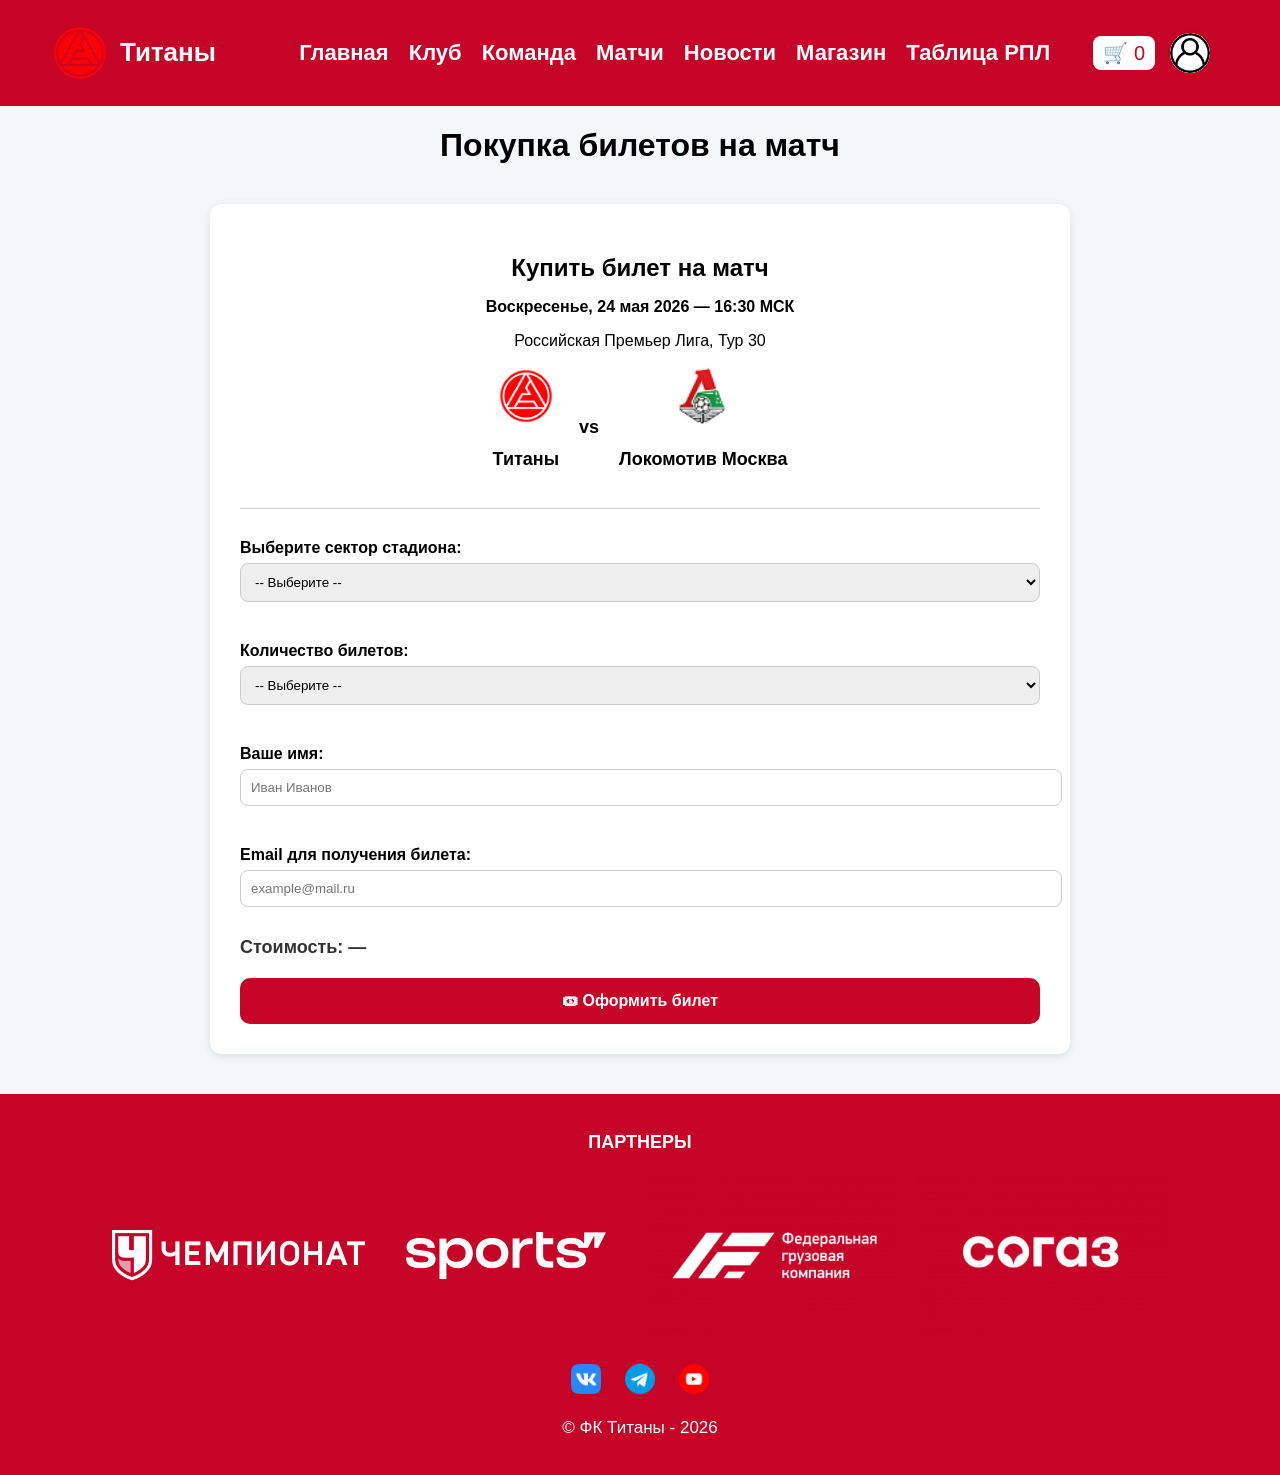
<file: pages/ticketsLokomotiv.html>
<!DOCTYPE html>
<html lang="ru">
<head>
  <meta charset="UTF-8" />
  <meta name="viewport" content="width=device-width, initial-scale=1.0"/>
  <title>Купить билет на матч</title>
  <link rel="icon" type="image/png" href="../images/1.png">
  <style>
    body {
      font-family: Arial, sans-serif;
      background-color: #f4f7fa;
      margin: 0;
      padding: 0;
    }

    .container {
      max-width: 800px;
      margin: 40px auto;
      background-color: #fff;
      padding: 30px;
      border-radius: 12px;
      box-shadow: 0 2px 10px rgba(0, 0, 0, 0.1);
    }

    .match-info {
      text-align: center;
      border-bottom: 1px solid #ccc;
      padding-bottom: 20px;
      margin-bottom: 30px;
    }

    .match-info h2 {
      margin-bottom: 10px;
    }

    .teams {
      display: flex;
      justify-content: center;
      align-items: center;
      gap: 20px;
      font-weight: bold;
      font-size: 18px;
    }

    .teams img {
      width: 60px;
      height: 60px;
    }

    .form-section {
      margin-bottom: 25px;
    }

    label {
      display: block;
      margin-bottom: 6px;
      font-weight: bold;
    }

    select,
    input {
      width: 100%;
      padding: 10px;
      border: 1px solid #ccc;
      border-radius: 8px;
      margin-bottom: 15px;
    }

    .btn-purchase {
      display: block;
      width: 100%;
      background-color: #c60428;
      color: white;
      border: none;
      padding: 14px;
      border-radius: 10px;
      font-size: 16px;
      cursor: pointer;
      font-weight: bold;
    }

    .btn-purchase:hover {
      background-color: #a70321;
    }

    .message, .receipt {
      margin-top: 20px;
      padding: 15px;
      background-color: #e6ffe6;
      color: #076607;
      border: 1px solid #76c576;
      border-radius: 8px;
      font-weight: bold;
      display: none;
    }

    .price-display {
      font-size: 18px;
      font-weight: bold;
      color: #333;
      margin-top: -10px;
      margin-bottom: 20px;
    }

    #payment-section {
      display: none;
      margin-top: 30px;
      border-top: 1px dashed #ccc;
      padding-top: 20px;
    }

    .receipt {
      background-color: #f1f1f1;
      color: #333;
      border: 1px solid #ccc;
      padding: 20px;
      margin-top: 20px;
    }
header {
    background-color: #c60428;
    padding: 20px 50px;
    display: flex;
    justify-content: space-between;
    align-items: center;
    flex-wrap: wrap;
}

.logo {
    display: flex;
    align-items: center;
}

.logo img {
    height: 60px;
    width: 60px;
    border-radius: 50%;
    object-fit: cover;
}

.club-name {
    font-size: 26px;
    font-weight: bold;
    margin-left: 10px;
}

.club-name a{
    font-size: 26px;
    text-decoration: none;
    color: white;
}

nav {
    flex: 1;
    display: flex;
    justify-content: center;
}

nav ul {
    list-style: none;
    display: flex;
    gap: 20px;
}

nav ul li {
    display: inline;
}

nav ul li a {
    color: white;
    text-decoration: none;
    font-weight: bold;
    font-size: 22px;
}

nav ul li a:hover {
    text-decoration: underline;
}
.header-actions {
    display: flex;
    align-items: center;
    gap: 15px;
    margin-left: auto;
    padding-right: 20px;
}

.cart-icon {
    cursor: pointer;
    font-size: 20px;
    background: white;
    color: #c60428;
    padding: 5px 10px;
    border-radius: 8px;
}

.avatar-link {
    display: flex;
    align-items: center;
    justify-content: center;
    width: 40px;
    height: 40px;
    border-radius: 50%;
    overflow: hidden;
    background-color: #fff;
    box-shadow: 0 0 4px rgba(0, 0, 0, 0.1);
}

.avatar {
    width: 100%;
    height: 100%;
    object-fit: cover;
    border-radius: 50%;
}
.auth-icon {
    position: relative;
    cursor: pointer;
}

.auth-icon {
    position: relative;
    cursor: pointer;
}

.auth-image {
    width: 40px;
    height: 40px;
    border-radius: 50%;
}

.auth-popup {
    display: none;
    position: absolute;
    right: 50px;
    top: 70px;
    background: white;
    color: black;
    padding: 15px;
    border-radius: 10px;
    box-shadow: 0 0 10px rgba(0, 0, 0, 0.2);
    width: 250px;
    z-index: 100;
}

.auth-popup input {
    width: 100%;
    padding: 7px;
    margin: 5px 0;
    border: 1px solid #ccc;
    border-radius: 5px;
}

.auth-popup .login-btn,
.auth-popup .register-btn {
    width: 100%;
    background: #c60428;
    color: white;
    border: none;
    padding: 10px;
    cursor: pointer;
    border-radius: 5px;
    margin-top: 10px;
}

.auth-popup .login-btn:hover,
.auth-popup .register-btn:hover {
    background: #a30322;
}

.auth-popup p {
    text-align: center;
    margin-top: 10px;
}

.auth-popup a {
    color: #c60428;
    text-decoration: none;
    font-weight: bold;
}

.auth-popup a:hover {
    text-decoration: underline;
}
.footer-partners h3 {
    font-size: 18px;
    font-weight: bold;
}

.footer-partner-logos {
    display: flex;
    justify-content: center;
    flex-wrap: wrap;
    gap: 15px;
    margin-top: 10px;
}

.footer-partner-logos img {
}

.footer-nav {
    display: flex;
    justify-content: center;
    flex-wrap: wrap;
    margin-top: 30px;
}

.footer-section {
    margin: 0 20px;
}

.footer-section h4 {
    font-size: 16px;
    margin-bottom: 10px;
}

.footer-section ul {
    list-style: none;
    padding: 0;
}

.footer-section ul li {
    margin: 5px 0;
}

.footer-section ul li a {
    text-decoration: none;
    color: white;
    font-size: 14px;
}

.footer-section ul li a:hover {
    text-decoration: underline;
}

.footer-socials {
    margin-top: 20px;
}

.footer-socials a img {
    width: 30px;
    margin: 0 10px;
}

.footer-legal {
    margin-top: 20px;
    font-size: 17px;
    color: white;
}

.footer-legal a {
    color: white;
    text-decoration: none;
}

.footer-legal a:hover {
    text-decoration: underline;
}
footer {
    background-color: #c60428;
    color: white;
    text-align: center;
    padding: 20px 0;
    position: relative; 
    z-index: 10; 
}

.partners, .social-media {
    margin-bottom: 20px;
}

.partners h3, .social-media h3 {
    font-size: 18px;
    margin-bottom: 10px;
    text-transform: uppercase;
}

.partners-logos, .social-icons {
    display: flex;
    justify-content: center;
    gap: 15px;
    flex-wrap: wrap;
}

.partners-logos img {
    height: 50px;
    width: auto;
}

.social-icons a img {
    height: 40px;
    width: 40px;
    transition: transform 0.3s;
}

.social-icons a img:hover {
    transform: scale(1.1);
}

@media (max-width: 900px) {
    header {
        padding: 16px;
        gap: 14px;
        flex-wrap: wrap;
    }

    nav {
        width: 100%;
    }

    nav ul {
        justify-content: center;
        flex-wrap: wrap;
        gap: 8px 12px;
        padding: 0;
    }

    nav ul li a {
        font-size: 16px;
    }

    .header-actions {
        margin-left: 0;
        padding-right: 0;
        justify-content: center;
    }

    .auth-icon {
        margin: 0 auto;
    }

    .container {
        width: calc(100% - 24px);
        margin: 20px auto;
        padding: 18px;
    }

    .teams {
        flex-wrap: wrap;
        gap: 12px;
    }

    .team {
        flex: 1 1 120px;
    }
}

@media (max-width: 480px) {
    .club-name,
    .club-name a {
        font-size: 22px;
    }

    body > h1 {
        font-size: 24px;
        padding: 0 12px;
    }

    .teams {
        font-size: 15px;
    }
}

.header-actions a,
.header-actions a:hover,
.header-actions a:focus,
header > a,
header > a:hover,
header > a:focus {
    text-decoration: none;
}

  </style>
</head>
<body>
  <header>
    <div class="logo">
        <img src="../images/1.png" alt="FC Titans">
        <h1 class="club-name"><a href="../index.html">Титаны</a></h1>
    </div>
    <nav>
        <ul>
            <li><a href="../index.html">Главная</a></li>
            <li><a href="../pages/club.html">Клуб</a></li>
            <li><a href="../pages/team.html">Команда</a></li>
            <li><a href="../pages/tamaev.html">Матчи</a></li>
            <li><a href="../pages/news.html">Новости</a></li>
            <li><a href="../pages/shop.html">Магазин</a></li>
            <li><a href="../pages/table.html">Таблица РПЛ</a></li>
        </ul>
    </nav>
    <div class="header-actions">
        <a href="../pages/shop.html">
            <div class="cart-icon">🛒 <span id="cartCount">0</span></div>
        </a>
        <a href="account.html" class="avatar-link">
            <img src="../images/user-interface.png" alt="Личный кабинет" class="avatar" />
        </a>
    </div>
  </header>
  <h1 style="text-align: center;">Покупка билетов на матч</h1>

  <div class="container">
    <div class="match-info">
      <h2>Купить билет на матч</h2>
      <p><strong>Воскресенье, 24 мая 2026 — 16:30 МСК</strong></p>
      <p>Российская Премьер Лига, Тур 30</p>
      <div class="teams">
        <div class="team">
          <img src="../images/1.png" alt="Титаны" />
          <p>Титаны</p>
        </div>
        <span>vs</span>
        <div class="team">
          <img src="../images/lokomotiv.png" alt="Спартак" />
          <p>Локомотив Москва</p>
        </div>
      </div>
    </div>

    <form id="ticketForm">
      <div class="form-section">
        <label for="section">Выберите сектор стадиона:</label>
        <select id="section" required>
          <option value="">-- Выберите --</option>
          <option value="A">Сектор A (Центральная трибуна)</option>
          <option value="B">Сектор B (Восточная трибуна)</option>
          <option value="C">Сектор C (Гостевой сектор)</option>
        </select>
      </div>

      <div class="form-section">
        <label for="quantity">Количество билетов:</label>
        <select id="quantity" required>
          <option value="">-- Выберите --</option>
          <option value="1">1 билет</option>
          <option value="2">2 билета</option>
          <option value="3">3 билета</option>
          <option value="4">4 билета</option>
        </select>
      </div>

      <div class="form-section">
        <label for="name">Ваше имя:</label>
        <input type="text" id="name" placeholder="Иван Иванов" required />
      </div>

      <div class="form-section">
        <label for="email">Email для получения билета:</label>
        <input type="email" id="email" placeholder="example@mail.ru" required />
      </div>

      <div class="price-display" id="priceDisplay">Стоимость: —</div>

      <button type="submit" class="btn-purchase">🎟 Оформить билет</button>
    </form>

    <div id="payment-section">
      <h3>💳 Введите данные карты</h3>
      <label>Номер карты:</label>
      <input type="text" placeholder="0000 0000 0000 0000" />

      <label>Имя на карте:</label>
      <input type="text" placeholder="IVAN IVANOV" />

      <label>Срок действия (MM/YY):</label>
      <input type="text" placeholder="12/25" />

      <label>CVV:</label>
      <input type="text" placeholder="123" />

      <button class="btn-purchase" onclick="generateReceipt()">💰 Оплатить</button>
    </div>

    <div class="receipt" id="receipt"></div>
  </div>
  <footer>
    <div class="footer-partners">
        <h3>ПАРТНЕРЫ</h3>
        <div class="footer-partner-logos">
            <a href="https://www.championat.com/"><img src="../images/chempionatt.webp" alt="ladaa"></a>
            <a href="https://www.sports.ru/"><img src="../images/sports.webp" alt="aeroflotik"></a>
            <a href="https://railfgk.ru/"><img src="../images/fedgruzkomp.webp" alt="megafon"></a>
            <a href="https://www.sogaz.ru/"><img src="../images/cogaz.webp" alt="wildberries"></a>
        </div>
    </div>

   

    <div class="footer-socials">
        <a href="https://vk.com/feed"><img src="../images/vk.png" alt="VK"></a>
        <a href="https://web.telegram.org/"><img src="../images/telegram.png" alt="telegram"></a>
        <a href="https://www.youtube.com/"><img src="../images/youtube (1).png" alt="youtube"></a>
    </div>

    <div class="footer-legal">
        <p style="color: white;">© ФК Титаны - 2026</p>
    </div>
</footer>
  

  <script>
    const form = document.getElementById('ticketForm');
    const priceDisplay = document.getElementById('priceDisplay');
    const section = document.getElementById('section');
    const quantity = document.getElementById('quantity');
    const paymentSection = document.getElementById('payment-section');
    const receipt = document.getElementById('receipt');

    const prices = {
      A: 1500,
      B: 1000,
      C: 1000
    };

    let totalPrice = 0;

    function updatePrice() {
      const selectedSection = section.value;
      const selectedQuantity = parseInt(quantity.value);
      if (prices[selectedSection] && selectedQuantity) {
        totalPrice = prices[selectedSection] * selectedQuantity;
        priceDisplay.textContent = `Стоимость: ${totalPrice} ₽`;
      } else {
        priceDisplay.textContent = 'Стоимость: —';
      }
    }

    section.addEventListener('change', updatePrice);
    quantity.addEventListener('change', updatePrice);

    form.addEventListener('submit', function (e) {
      e.preventDefault();
      if (!isLoggedIn()) {
        alert("Чтобы купить билет, войдите в аккаунт или зарегистрируйтесь.");
        window.location.href = "login.html";
        return;
      }
      if (totalPrice > 0) {
        form.style.display = "none";
        paymentSection.style.display = "block";
      }
    });

    function generateReceipt() {
  if (!isLoggedIn()) {
    alert("Чтобы купить билет, войдите в аккаунт или зарегистрируйтесь.");
    window.location.href = "login.html";
    return;
  }
  const ticketNumber = 'T' + Math.floor(10000000 + Math.random() * 90000000); // Пример: T12345678
  saveTicketOrder(ticketNumber);

  receipt.style.display = "block";
  receipt.innerHTML = `
    <h3>🧾 Электронный чек</h3>
    <p><strong>Номер билета:</strong> ${ticketNumber}</p>
    <p>Имя: ${document.getElementById('name').value}</p>
    <p>Email: ${document.getElementById('email').value}</p>
    <p>Сектор: ${section.options[section.selectedIndex].text}</p>
    <p>Количество билетов: ${quantity.value}</p>
    <p><strong>Итого: ${totalPrice} ₽</strong></p>
    <p>Спасибо за покупку! Билет будет отправлен на вашу почту.</p>
  `;
  paymentSection.style.display = "none";
}

function saveTicketOrder(ticketNumber) {
  const selectedSection = section.options[section.selectedIndex].text;
  const ticketQuantity = quantity.value;
  const matchTitle = getMatchTitle();
  const order = {
    id: ticketNumber,
    name: document.getElementById('name').value.trim(),
    address: localStorage.getItem("email") || document.getElementById('email').value.trim(),
    items: [
      {
        name: `Билет на матч ${matchTitle} (${selectedSection}, ${ticketQuantity} шт.)`,
        price: totalPrice
      }
    ],
    total: totalPrice
  };

  const ordersKey = getOrdersKey();
  const orders = JSON.parse(localStorage.getItem(ordersKey)) || [];
  orders.push(order);
  localStorage.setItem(ordersKey, JSON.stringify(orders));
}

function getMatchTitle() {
  const teams = Array.from(document.querySelectorAll(".team p")).map(team => team.textContent.trim());
  return teams.join(" - ");
}

function isLoggedIn() {
  return localStorage.getItem("loggedIn") === "true";
}

function getOrdersKey() {
  const email = (localStorage.getItem("email") || "").trim().toLowerCase();
  return email ? `orders_${email}` : "orders_guest";
}
document.addEventListener("DOMContentLoaded", function () {
            const authIcon = document.getElementById("authIcon");
            const authPopup = document.getElementById("authPopup");
            const loginForm = document.getElementById("loginForm");
            const registerForm = document.getElementById("registerForm");
            const openRegister = document.getElementById("openRegister");
            const openLogin = document.getElementById("openLogin");
            if (!authIcon || !authPopup || !loginForm || !registerForm || !openRegister || !openLogin) return;
    
            authIcon.addEventListener("click", function (event) {
                event.stopPropagation();
                authPopup.style.display = authPopup.style.display === "block" ? "none" : "block";
            });
    

            document.addEventListener("click", function (event) {
                if (!authPopup.contains(event.target) && event.target !== authIcon) {
                    authPopup.style.display = "none";
                }
            });
    

            openRegister.addEventListener("click", function (event) {
                event.preventDefault();
                loginForm.style.display = "none";
                registerForm.style.display = "block";
            });

            openLogin.addEventListener("click", function (event) {
                event.preventDefault();
                registerForm.style.display = "none";
                loginForm.style.display = "block";
            });
        });

  </script>

</body>
</html>
</file>
<file: style/account.css>
body {
    font-family: Arial, sans-serif;
    background-color: #f4f4f4;
    margin: 0;
    min-height: 100vh;
    display: flex;
    flex-direction: column;
  }

*,
*::before,
*::after {
  box-sizing: border-box;
}

.header-actions a,
.header-actions a:hover,
.header-actions a:focus,
header > a,
header > a:hover,
header > a:focus {
  text-decoration: none;
}
  
  header {
    background-color: #c60428;
    padding: 15px 40px;
    display: flex;
    justify-content: space-between;
    align-items: center;
    color: white;
  }
  
  .logo {
    display: flex;
    align-items: center;
  }
  
  .logo img {
    width: 50px;
    height: 50px;
    border-radius: 50%;
    margin-right: 10px;
  }
  
  nav ul {
    list-style: none;
    display: flex;
    gap: 20px;
  }
  
  nav ul li a {
    color: white;
    text-decoration: none;
    font-weight: bold;
  }
  
  .account-container {
    max-width: 800px;
    margin: 30px auto;
    background: white;
    padding: 20px;
    border-radius: 10px;
  }
  
  #orderHistory {
    margin-top: 15px;
    background: #f0f0f0;
    padding: 10px;
    border-radius: 5px;
  }
  
  .order-block {
    background: white;
    margin-bottom: 10px;
    padding: 10px;
    border-left: 5px solid #c60428;
  }
  
  button {
    margin-top: 15px;
    padding: 10px 20px;
    background: #c60428;
    color: white;
    border: none;
    cursor: pointer;
    border-radius: 5px;
  }

  form {
    margin-bottom: 20px;
    background: #fafafa;
    padding: 15px;
    border-radius: 8px;
  }
  
  form label {
    display: block;
    margin: 10px 0 5px;
    font-weight: bold;
  }
  
  form input {
    width: 100%;
    padding: 8px;
    border-radius: 5px;
    border: 1px solid #ccc;
    margin-bottom: 10px;
  }


  header {
    background-color: #c60428;
    padding: 20px 50px;
    display: flex;
    justify-content: space-between;
    align-items: center;
    flex-wrap: wrap;
  }
  
  nav {
    flex: 1;
    display: flex;
    justify-content: center;
  }
  
  nav ul {
    list-style: none;
    display: flex;
    gap: 30px;
    padding: 0;
    margin: 0;
    justify-content: center;
    flex-wrap: wrap;
  }

  @media (max-width: 768px) {
    header {
      flex-direction: column;
      align-items: center;
    }
  
    .header-actions {
      margin-top: 10px;
      justify-content: center;
    }
  
    nav {
      margin-top: 10px;
    }
  
    nav ul {
      flex-direction: column;
      align-items: center;
      gap: 10px;
    }
  }
  

nav ul li {
  display: inline;

}

nav ul li a {
  color: white;
  text-decoration: none;
  font-weight: bold;
  font-size: 22px;
}

nav ul li a:hover {
  text-decoration: underline;
}
  
  main {
    padding: 30px;
  }
  
  .product-grid {
    display: flex;
    gap: 30px;
    flex-wrap: wrap;
  }
  
  .product {
    background: white;
    padding: 15px;
    border-radius: 10px;
    width: 220px;
    box-shadow: 0 0 10px rgba(0,0,0,0.1);
    text-align: center;
  }
  
  .product img {
    width: 100%;
    height: auto;
  }
  
  .cart {
    margin-top: 30px;
    background: white;
    padding: 20px;
    border-radius: 10px;
  }
  
  .cart.hidden,
  #checkoutForm.hidden {
    display: none;
  }
  
  .cart-icon {
    cursor: pointer;
    font-size: 20px;
    background: white;
    color: #c60428;
    padding: 5px 10px;
    border-radius: 8px;
  }
  
  #checkoutForm {
    margin-top: 20px;
  }
  
  form input {
    padding: 8px;
    margin: 5px 0;
    width: 100%;
    max-width: 300px;
  }

  .header-actions {
    display: flex;
    align-items: center;
    gap: 15px;
    margin-left: auto;
    padding-right: 20px;
  }
  
  .avatar-link {
    display: flex;
    align-items: center;
    justify-content: center;
    width: 40px;
    height: 40px;
    border-radius: 50%;
    overflow: hidden;
    background-color: #fff; /* Можно убрать или заменить при необходимости */
    box-shadow: 0 0 4px rgba(0, 0, 0, 0.1);
  }
  
  .avatar {
    width: 100%;
    height: 100%;
    object-fit: cover;
    border-radius: 50%;
    transition: transform 0.2s ease, border-color 0.2s ease;
  }
  
  .avatar:hover {
    transform: scale(1.05);
    border: 2px solid #333;
  }

  #checkoutForm {
    margin-top: 30px;
    background: #fff;
    padding: 25px;
    border-radius: 10px;
    box-shadow: 0 0 10px rgba(0, 0, 0, 0.1);
    max-width: 500px;
  }
  
  .form-group {
    margin-bottom: 15px;
    display: flex;
    flex-direction: column;
  }
  
  .form-group label {
    font-weight: bold;
    margin-bottom: 5px;
  }
  
  .form-group input {
    padding: 10px;
    border: 1px solid #ccc;
    border-radius: 8px;
    font-size: 16px;
  }
  
  #checkoutForm button[type="submit"] {
    margin-top: 10px;
    padding: 10px 20px;
    background-color: #c60428;
    color: white;
    border: none;
    border-radius: 8px;
    cursor: pointer;
    font-size: 16px;
    transition: background-color 0.2s ease;
  }
  
  #checkoutForm button[type="submit"]:hover {
    background-color: #a50322;
  }
  .logo {
    display: flex;
    align-items: center;
}

.logo img {
    height: 60px;
    width: 60px;
    border-radius: 50%;
    object-fit: cover;
}
.club-name {
  font-size: 26px;
  font-weight: bold;
  margin-left: 10px;
}

.club-name a{
  font-size: 26px;
  text-decoration: none;
  color: white;
}  

@media (max-width: 900px) {
  header {
    padding: 16px;
    gap: 14px;
  }

  nav {
    width: 100%;
  }

  nav ul {
    gap: 8px 12px;
  }

  nav ul li a {
    font-size: 16px;
  }

  .header-actions {
    margin-left: 0;
    padding-right: 0;
  }

  main {
    padding: 18px;
  }

  .account-container {
    width: calc(100% - 24px);
    margin: 16px auto;
    padding: 16px;
  }

  form input {
    max-width: none;
  }

  button {
    width: 100%;
  }
}

@media (max-width: 480px) {
  nav ul {
    flex-direction: row;
  }

  .club-name,
  .club-name a {
    font-size: 22px;
  }
}

body {
  min-height: 100vh;
  color: #171717;
  background:
    linear-gradient(180deg, rgba(198, 4, 40, 0.06), rgba(198, 4, 40, 0) 280px),
    #f3f4f6;
}

.account-page {
  width: min(1100px, calc(100% - 32px));
  margin: 0 auto;
  padding: 42px 0 56px;
  flex: 1;
}

.account-hero {
  display: flex;
  align-items: center;
  justify-content: center;
  min-height: 150px;
  margin-bottom: 28px;
  color: #fff;
  background:
    linear-gradient(135deg, rgba(24, 24, 24, 0.86), rgba(198, 4, 40, 0.88)),
    url("../images/stadium.webp") center/cover;
  border-radius: 8px;
  overflow: hidden;
  box-shadow: 0 20px 45px rgba(23, 23, 23, 0.18);
}

.account-hero h2 {
  margin: 0;
  font-size: 38px;
  text-align: center;
  text-transform: uppercase;
}

.account-container {
  display: grid;
  grid-template-columns: minmax(280px, 380px) 1fr;
  gap: 24px;
  max-width: none;
  margin: 0;
  padding: 0;
  background: transparent;
  border-radius: 0;
}

.account-card {
  background: #fff;
  border: 1px solid rgba(23, 23, 23, 0.08);
  border-radius: 8px;
  box-shadow: 0 16px 38px rgba(23, 23, 23, 0.09);
  overflow: hidden;
}

.section-heading {
  padding: 20px 22px;
  border-bottom: 1px solid rgba(23, 23, 23, 0.08);
}

.section-heading h3 {
  margin: 0;
  color: #171717;
  font-size: 24px;
}

#profileForm {
  display: grid;
  gap: 16px;
  margin: 0;
  padding: 22px;
  background: #fff;
  border-radius: 0;
}

#profileForm label {
  display: grid;
  gap: 8px;
  margin: 0;
  color: #343434;
  font-size: 14px;
  font-weight: 700;
}

#profileForm input {
  width: 100%;
  max-width: 100%;
  min-height: 46px;
  margin: 0;
  padding: 11px 12px;
  border: 1px solid #d9dde3;
  border-radius: 8px;
  background: #f9fafb;
  font-size: 16px;
  outline: none;
  transition: border-color 0.2s ease, box-shadow 0.2s ease, background-color 0.2s ease;
}

#profileForm input:focus {
  background: #fff;
  border-color: #c60428;
  box-shadow: 0 0 0 3px rgba(198, 4, 40, 0.12);
}

button,
#profileForm button {
  display: inline-flex;
  align-items: center;
  justify-content: center;
  min-height: 44px;
  margin-top: 0;
  padding: 11px 18px;
  border: 0;
  border-radius: 8px;
  background: #c60428;
  color: #fff;
  font-size: 16px;
  font-weight: 700;
  cursor: pointer;
  transition: background-color 0.2s ease, transform 0.1s ease;
}

button:hover,
#profileForm button:hover {
  background: #a10320;
}

button:active {
  transform: scale(0.98);
}

#orderHistory {
  display: grid;
  gap: 14px;
  min-height: 120px;
  margin: 0;
  padding: 22px;
  background: #fff;
  border-radius: 0;
}

#orderHistory > p {
  margin: 0;
  padding: 22px;
  color: #555;
  background: #f7f8fa;
  border: 1px dashed #d5d9df;
  border-radius: 8px;
  text-align: center;
}

.order-block {
  margin: 0;
  padding: 18px;
  background: #f7f8fa;
  border: 1px solid rgba(23, 23, 23, 0.07);
  border-left: 5px solid #c60428;
  border-radius: 8px;
}

.order-block p {
  margin: 0 0 8px;
  color: #2b2b2b;
  line-height: 1.45;
}

.order-block p:last-child {
  margin-bottom: 0;
  color: #c60428;
  font-size: 18px;
}

.order-block ul {
  margin: 8px 0 12px;
  padding-left: 20px;
}

.account-actions {
  display: flex;
  gap: 12px;
  padding: 0 22px 22px;
}

.secondary-btn {
  color: #c60428;
  background: #fff;
  border: 1px solid rgba(198, 4, 40, 0.28);
}

.secondary-btn:hover {
  color: #fff;
  background: #c60428;
}

.logout-btn {
  background: #2d2d2d;
}

.logout-btn:hover {
  background: #111;
}

footer {
  background-color: #c60428;
  color: white;
  text-align: center;
  padding: 20px 0;
  position: relative;
  z-index: 10;
}

.footer-partners h3 {
  margin: 0;
  font-size: 18px;
  font-weight: bold;
}

.footer-partner-logos {
  display: flex;
  justify-content: center;
  flex-wrap: wrap;
  gap: 15px;
  margin-top: 10px;
}

.footer-socials {
  margin-top: 20px;
}

.footer-socials a img {
  width: 30px;
  margin: 0 10px;
}

.footer-legal {
  margin-top: 20px;
  font-size: 17px;
  color: white;
}

.footer-legal p {
  margin: 0;
}

@media (max-width: 900px) {
  .account-page {
    width: calc(100% - 24px);
    padding: 26px 0 40px;
  }

  .account-hero {
    min-height: 120px;
  }

  .account-hero h2 {
    font-size: 30px;
  }

  .account-container {
    width: 100%;
    grid-template-columns: 1fr;
    margin: 0;
    padding: 0;
  }

  .account-actions {
    flex-direction: column;
  }

  .account-actions button,
  #profileForm button {
    width: 100%;
  }
}

@media (max-width: 480px) {
  .account-page {
    width: calc(100% - 20px);
  }

  .section-heading,
  #profileForm,
  #orderHistory {
    padding: 16px;
  }

  .account-actions {
    padding: 0 16px 16px;
  }
}
</file>
<file: style/club.css>
body {
    font-family: Arial, sans-serif;
    margin: 0;
    background: #f9f9f9;
  }
  
  header {
    background-color: #c60428;
    padding: 20px 50px;
    display: flex;
    justify-content: space-between;
    align-items: center;
    flex-wrap: wrap;
  }
  
  nav {
    flex: 1;
    display: flex;
    justify-content: center;
  }
  
  nav ul {
    list-style: none;
    display: flex;
    gap: 30px;
    padding: 0;
    margin: 0;
    justify-content: center;
    flex-wrap: wrap;
  }

  @media (max-width: 768px) {
    header {
      flex-direction: column;
      align-items: center;
    }
  
    .header-actions {
      margin-top: 10px;
      justify-content: center;
    }
  
    nav {
      margin-top: 10px;
    }
  
    nav ul {
      flex-direction: column;
      align-items: center;
      gap: 10px;
    }
  }
  

nav ul li {
  display: inline;

}

nav ul li a {
  color: white;
  text-decoration: none;
  font-weight: bold;
  font-size: 22px;
}

nav ul li a:hover {
  text-decoration: underline;
}
  
  main {
    padding: 30px;
  }
  
  .product-grid {
    display: flex;
    gap: 30px;
    flex-wrap: wrap;
  }
  
  .product {
    background: white;
    padding: 15px;
    border-radius: 10px;
    width: 220px;
    box-shadow: 0 0 10px rgba(0,0,0,0.1);
    text-align: center;
  }
  
  .product img {
    width: 100%;
    height: auto;
  }
  
  .cart {
    margin-top: 30px;
    background: white;
    padding: 20px;
    border-radius: 10px;
  }
  
  .cart.hidden,
  #checkoutForm.hidden {
    display: none;
  }
  
  .cart-icon {
    cursor: pointer;
    font-size: 20px;
    background: white;
    color: #c60428;
    padding: 5px 10px;
    border-radius: 8px;
  }
  
  #checkoutForm {
    margin-top: 20px;
  }
  
  form input {
    padding: 8px;
    margin: 5px 0;
    width: 100%;
    max-width: 300px;
  }

  .header-actions {
    display: flex;
    align-items: center;
    gap: 15px;
    margin-left: auto;
    padding-right: 20px;
  }
  
  .avatar-link {
    display: flex;
    align-items: center;
    justify-content: center;
    width: 40px;
    height: 40px;
    border-radius: 50%;
    overflow: hidden;
    background-color: #fff; /* Можно убрать или заменить при необходимости */
    box-shadow: 0 0 4px rgba(0, 0, 0, 0.1);
  }
  
  .avatar {
    width: 100%;
    height: 100%;
    object-fit: cover;
    border-radius: 50%;
    transition: transform 0.2s ease, border-color 0.2s ease;
  }
  
  .avatar:hover {
    transform: scale(1.05);
    border: 2px solid #333;
  }

  #checkoutForm {
    margin-top: 30px;
    background: #fff;
    padding: 25px;
    border-radius: 10px;
    box-shadow: 0 0 10px rgba(0, 0, 0, 0.1);
    max-width: 500px;
  }
  
  .form-group {
    margin-bottom: 15px;
    display: flex;
    flex-direction: column;
  }
  
  .form-group label {
    font-weight: bold;
    margin-bottom: 5px;
  }
  
  .form-group input {
    padding: 10px;
    border: 1px solid #ccc;
    border-radius: 8px;
    font-size: 16px;
  }
  
  #checkoutForm button[type="submit"] {
    margin-top: 10px;
    padding: 10px 20px;
    background-color: #c60428;
    color: white;
    border: none;
    border-radius: 8px;
    cursor: pointer;
    font-size: 16px;
    transition: background-color 0.2s ease;
  }
  
  #checkoutForm button[type="submit"]:hover {
    background-color: #a50322;
  }
  .logo {
    display: flex;
    align-items: center;
}

.logo img {
    height: 60px;
    width: 60px;
    border-radius: 50%;
    object-fit: cover;
}
.club-name {
  font-size: 26px;
  font-weight: bold;
  margin-left: 10px;
}

.club-name a{
  font-size: 26px;
  text-decoration: none;
  color: white;
}  
  


/* Секция Hero */
.hero {
    text-align: center;
    padding: 150px 20px;
    background: rgba(0, 0, 0, 0.6);
}

.hero h1 {
    font-size: 50px;
    margin-bottom: 20px;
}

.hero p {
    font-size: 20px;
    margin-bottom: 30px;
}

.hero .btn {
    background-color: #d60000;
    color: white;
    padding: 10px 20px;
    text-decoration: none;
    font-weight: bold;
    border-radius: 5px;
    transition: 0.3s;
}

.hero .btn:hover {
    background-color: #c20000;
}

/* Новости */


.news-section {
    padding: 40px 5%;
    background: rgba(0, 0, 0, 0.7); 
}


.news-title {
    font-size: 28px;
    font-weight: bold;
    color: white; 
    text-shadow: 2px 2px 8px rgba(0, 0, 0, 0.7); 
    margin-bottom: 20px;
    text-align: center;
}


.news-filters {
    display: flex;
    flex-wrap: wrap;
    gap: 10px;
    margin-bottom: 30px;
}

.news-filter {
    padding: 8px 15px;
    font-size: 14px;
    border: none;
    cursor: pointer;
    background-color: rgba(255, 255, 255, 0.2); 
    color: white;
    border-radius: 20px;
    transition: 0.3s ease;
    backdrop-filter: blur(5px); 
}

.news-filter.active,
.news-filter:hover {
    background-color: rgba(255, 0, 0, 0.8);
}


.news-grid {
    display: grid;
    grid-template-columns: repeat(auto-fit, minmax(280px, 1fr));
    gap: 20px;
}


.news-card {
    position: relative;
    overflow: hidden;
    border-radius: 10px;
    transition: transform 0.3s ease;
}

.news-card:hover {
    transform: scale(1.02);
}


.news-card.large {
    grid-column: span 2;
    height: 300px;
}


.news-card img {
    width: 100%;
    height: 100%;
    object-fit: cover;
    display: block;
}


.news-info {
    position: absolute;
    bottom: 0;
    left: 0;
    width: 100%;
    padding: 15px;
    background: linear-gradient(to top, rgba(0, 0, 0, 0.8), transparent);
    color: white;
}


.news-category {
    font-size: 12px;
    font-weight: bold;
    text-transform: uppercase;
    display: block;
    margin-bottom: 5px;
}

.news-category.red {
    color: #ff3b3b;
}

.news-category.blue {
    color: #4da6ff;
}


.news-headline {
    font-size: 18px;
    font-weight: bold;
    text-shadow: 1px 1px 6px rgba(0, 0, 0, 0.7); 
}




footer {
    background-color: #c60428;
    color: white;
    text-align: center;
    padding: 20px 0;
    position: relative; 
    z-index: 10; 
}

.partners, .social-media {
    margin-bottom: 20px;
}

.partners h3, .social-media h3 {
    font-size: 18px;
    margin-bottom: 10px;
    text-transform: uppercase;
}

.partners-logos, .social-icons {
    display: flex;
    justify-content: center;
    gap: 15px;
    flex-wrap: wrap;
}

.partners-logos img {
    height: 50px;
    width: auto;
}

.social-icons a img {
    height: 40px;
    width: 40px;
    transition: transform 0.3s;
}

.social-icons a img:hover {
    transform: scale(1.1);
}

.trophie {
    padding: 50px 20px;
    margin-left: 60px;
}

.trophies h2 {
    font-size: 28px;
    margin-bottom: 20px;
    text-transform: uppercase;
    color: black;
}



.trophies-container {
    display: flex;
    
    gap: 20px;
    flex-wrap: wrap;
}

.trophy-item {
    background: white;
    color: black;
    border-radius: 10px;
    padding: 15px;
    width: 250px;
    text-align: center;
    box-shadow: 0 0 10px rgba(255, 255, 255, 0.2);
}

.trophy-item img {
    width: 130px;
    height: 130px;
    margin-bottom: 10px;
}

.trophy-item h3 {
    font-size: 18px;
    margin-bottom: 5px;
}

.trophy-item p {
    font-size: 16px;
    font-weight: bold;
}

.auth-icon {
    position: relative;
    cursor: pointer;
}

.auth-icon {
    position: relative;
    cursor: pointer;
}

.auth-image {
    width: 40px;
    height: 40px;
    border-radius: 50%;
}

.auth-popup {
    display: none;
    position: absolute;
    right: 50px;
    top: 70px;
    background: white;
    color: black;
    padding: 15px;
    border-radius: 10px;
    box-shadow: 0 0 10px rgba(0, 0, 0, 0.2);
    width: 250px;
    z-index: 100;
}

.auth-popup input {
    width: 100%;
    padding: 7px;
    margin: 5px 0;
    border: 1px solid #ccc;
    border-radius: 5px;
}

.auth-popup .login-btn,
.auth-popup .register-btn {
    width: 100%;
    background: #c60428;
    color: white;
    border: none;
    padding: 10px;
    cursor: pointer;
    border-radius: 5px;
    margin-top: 10px;
}

.auth-popup .login-btn:hover,
.auth-popup .register-btn:hover {
    background: #a30322;
}

.auth-popup p {
    text-align: center;
    margin-top: 10px;
}

.auth-popup a {
    color: #c60428;
    text-decoration: none;
    font-weight: bold;
}

.auth-popup a:hover {
    text-decoration: underline;
}

.news-slider {
    display: flex;
    overflow: hidden;
    width: 100%;
    height: 400px;
}

.news-item {
    position: relative;
    min-width: 25%;
    height: 100%;
    background-size: cover;
    background-position: center;
    transition: transform 0.3s ease-in-out;
}

.news-item:hover {
    transform: scale(1.1);
    z-index: 10;
}

.news-content {
    position: absolute;
    bottom: 20px;
    left: 20px;
    color: white;
    background: rgba(0, 0, 0, 0.5);
    padding: 10px;
    border-radius: 5px;
}

.footer-partners h3 {
    font-size: 18px;
    font-weight: bold;
}

.footer-partner-logos {
    display: flex;
    justify-content: center;
    flex-wrap: wrap;
    gap: 15px;
    margin-top: 10px;
}

.footer-partner-logos img {
}

.footer-nav {
    display: flex;
    justify-content: center;
    flex-wrap: wrap;
    margin-top: 30px;
}

.footer-section {
    margin: 0 20px;
}

.footer-section h4 {
    font-size: 16px;
    margin-bottom: 10px;
}

.footer-section ul {
    list-style: none;
    padding: 0;
}

.footer-section ul li {
    margin: 5px 0;
}

.footer-section ul li a {
    text-decoration: none;
    color: white;
    font-size: 14px;
}

.footer-section ul li a:hover {
    text-decoration: underline;
}

.footer-socials {
    margin-top: 20px;
}

.footer-socials a img {
    width: 30px;
    margin: 0 10px;
}

.footer-legal {
    margin-top: 20px;
    font-size: 17px;
    color: white;
}

.footer-legal a {
    color: white;
    text-decoration: none;
}

.footer-legal a:hover {
    text-decoration: underline;
}

.club-section {
    padding: 40px 5%;
    background: rgba(0, 0, 0, 0.7);
}


.club-title {
    font-size: 28px;
    font-weight: bold;
    color: white;
    text-shadow: 2px 2px 8px rgba(0, 0, 0, 0.7);
    margin-bottom: 20px;
    text-align: center;
}


.club-grid {
    display: grid;
    grid-template-columns: repeat(auto-fit, minmax(300px, 1fr));
    gap: 20px;
}


.club-card {
    position: relative;
    overflow: hidden;
    border-radius: 10px;
    background: white;
    transition: transform 0.3s ease, box-shadow 0.3s ease;
}

.club-card:hover {
    transform: scale(1.03);
    box-shadow: 0 10px 20px rgba(0, 0, 0, 0.3);
}


.club-card img {
    width: 100%;
    height: 180px;
    object-fit: cover;
    display: block;
}


.club-info {
    padding: 15px;
}


.club-category {
    font-size: 12px;
    font-weight: bold;
    text-transform: uppercase;
    display: block;
    margin-bottom: 5px;
}

.club-category.red {
    color: #ff3b3b;
}

.club-category.blue {
    color: #4da6ff;
}

.club-category.pink {
    color: #ff4da6;
}

.club-headline {
    font-size: 18px;
    font-weight: bold;
    color: #121212;
}

.container {
    display: flex;
    align-items: center;
    background: rgb(235, 237, 240);
    padding: 20px;
    border-radius: 10px;
    box-shadow: 0 4px 10px rgba(0, 0, 0, 0.1);
    gap: 20px; 
}

.image {
    flex: 1;
    display: flex;
    justify-content: center;
}

.image img {
    width: 80%; 
    max-width: 300px; 
    height: auto; 
    border-radius: 10px;
}

.content {
    flex: 2; 
}

h2 {
    font-size: 28px;
    margin-bottom: 10px;
    color: black;
}

p {
    font-size: 16px;
    line-height: 1.6;
    color: #333;
}

.info {
    font-weight: bold;
    margin-top: 15px;
}

.highlight {
    color: #c00;
}


@media (max-width: 768px) {
    .container {
        flex-direction: column;
        text-align: center;
    }

    .image img {
        width: 100%;
        max-width: 200px; 
    }
}

h5{
    font-size: 30px;
    color: black;
    margin-left: 60px;
    margin-top: 8px;
    margin-bottom: 8px;
}






.time-machine-container {
    display: flex;
    align-items: center;
    background: rgb(235, 237, 240);
    padding: 20px;
    border-radius: 10px;
    box-shadow: 0 4px 10px rgba(0, 0, 0, 0.1);
}
.story-box {
    flex: 1;
    padding-right: 30px;
    margin-left: 200px;
}
.visual-portal {
    flex: 1;
    max-width: 50%;
}
.visual-portal img {
    width: 100%;
    border-radius: 10px;
    max-width: 700px;
    max-height: 640px;
}

p {
    font-size: 16px;
    line-height: 1.6;
    color: #333;
}
.timeline {
    display: flex;
    align-items: center;
    margin-bottom: 20px;
    margin-top: 20px;
    margin-left: 60px;
}
.timeline-year {
    margin-right: 20px;
    font-weight: bold;
    color: gray;
    cursor: pointer;
    font-size: 25px;
}
.timeline-year.active {
    color: red;
}
.navigation-panel {
    display: flex;
    margin-top: 20px;
    margin-bottom: 20px;
    margin-left: 60px;
}
.time-travel-btn {
    background-color: red;
    color: white;
    border: none;
    padding: 10px 15px;
    margin-right: 10px;
    cursor: pointer;
    border-radius: 5px;
    font-size: 18px;
}

.admin-title {
    text-align: left;
    font-size: 36px;
    margin-bottom: 20px;
}

.admin-grid {
    display: grid;
    grid-template-columns: repeat(auto-fit, minmax(250px, 1fr));
    gap: 40px;
    justify-items: center;
}

.admin-card {
    display: flex;
    flex-direction: column;
    align-items: center;
    text-align: center;
    max-width: 250px;
    color: black;
}

.admin-card img {
    width: 200px;
    height: 200px;
    border-radius: 50%;
    object-fit: cover;
    margin-bottom: 15px;
    border: 3px solid #ddd;
}

.admin-info h3 {
    font-size: 18px;
    font-weight: bold;
    margin: 5px 0;
}

.admin-info p {
    font-size: 14px;
    color: #666;
}

.big-title {
    font-size: 36px;
    font-weight: bold;
    margin-bottom: 20px;
}

.stadium-container {
    max-width: 900px;
    margin-bottom: 50px;
    display: flex;
    align-items: center; /* Выравнивает элементы по вертикали */
    gap: 20px;
    margin-left: 60px; /* Отступ слева */
}

.big-title {
    font-size: 28px;
    color: black;
    white-space: nowrap; /* Чтобы текст не переносился */
}

.arena-wrapper {
    display: flex;
    align-items: center;
    gap: 20px;
}

.arena-image {
    max-width: 650px;
    border-radius: 10px;
    max-height: 450px;
}

.arena-info {
    max-width: 400px;
}

.arena-title {
    font-size: 20px;
    font-weight: bold;
}

.stadium-emphasis {
    color: #222;
    font-weight: bold;
}

.arena-address {
    font-size: 14px;
    color: #666;
}

@media (max-width: 768px) {
    .stadium-container {
        flex-direction: column;
        align-items: flex-start;
    }

    .big-title {
        text-align: left;
    }

    .arena-wrapper {
        flex-direction: column;
        align-items: center;
    }

    .arena-image {
        width: 100%;
        max-width: 400px;
    }

    .arena-info {
        text-align: center;
    }
}

h6{
    font-size: 28px;
    color: black;
    margin-top: 50px;
    margin-left: 60px;
}

.contacts-container {
    background: rgb(235, 237, 240);
    padding: 20px;
    border-radius: 10px;
    box-shadow: 0 4px 10px rgba(0, 0, 0, 0.1);
    max-width: 500px;
    margin-left: 60px;
    margin-bottom: 50px;
}

.contacts-title {
    font-size: 22px;
    font-weight: bold;
    margin-bottom: 15px;
}

.section-title {
    font-size: 18px;
    font-weight: bold;
    margin-top: 15px;
}

.phone {
    font-weight: bold;
    color: #000;
}

.header-actions a,
.header-actions a:hover,
.header-actions a:focus,
header > a,
header > a:hover,
header > a:focus {
  text-decoration: none;
}

@media (max-width: 900px) {
  header {
    padding: 16px;
    gap: 14px;
  }

  nav {
    width: 100%;
  }

  nav ul {
    gap: 8px 12px;
  }

  nav ul li a {
    font-size: 16px;
  }

  .header-actions {
    margin-left: 0;
    padding-right: 0;
  }

  .admin-title,
  h5,
  h6,
  .timeline,
  .navigation-panel,
  .stadium-container,
  .contacts-container,
  .trophie {
    margin-left: 16px;
    margin-right: 16px;
  }

  .admin-title,
  h5,
  h6 {
    font-size: 28px;
    text-align: center;
  }

  .container,
  .time-machine-container,
  .arena-wrapper {
    flex-direction: column;
  }

  .container,
  .time-machine-container,
  .contacts-container {
    border-radius: 0;
  }

  .story-box {
    margin-left: 0;
    padding-right: 0;
  }

  .visual-portal {
    max-width: 100%;
    width: 100%;
  }

  .timeline {
    overflow-x: auto;
    padding-bottom: 8px;
  }

  .timeline-year {
    flex: 0 0 auto;
    font-size: 20px;
  }

  .admin-grid {
    gap: 28px;
    grid-template-columns: repeat(auto-fit, minmax(160px, 1fr));
    padding: 0 16px;
  }

  .admin-card img {
    width: 150px;
    height: 150px;
  }

  .stadium-container {
    display: block;
    max-width: none;
  }

  .arena-image {
    width: 100%;
    max-width: 100%;
  }

  .contacts-container {
    max-width: none;
  }
}

@media (max-width: 480px) {
  .club-name,
  .club-name a {
    font-size: 22px;
  }

  nav ul {
    flex-direction: row;
  }

  h2 {
    font-size: 22px;
  }

  p {
    font-size: 15px;
  }
}
</file>
<file: style/login.css>
body {
  font-family: Arial, sans-serif;
  background-color: #f4f4f4;
  margin: 0;
}

/* Центрирование и общая высота */
.main-layout {
  display: flex;
  flex-direction: column;
  min-height: 100vh;
}

main {
  flex: 1;
  display: flex;
  justify-content: center;
  align-items: center;
  padding: 60px 20px 20px; /* отступ от header */
}



  
  .login-container {
    background: white;
    padding: 30px;
    border-radius: 10px;
    box-shadow: 0 0 10px rgba(0,0,0,0.1);
    width: 100%;
    max-width: 400px;
    text-align: center;
  }
  
  h2 {
    margin-bottom: 20px;
  }
  
  input {
    width: 100%;
    padding: 10px;
    margin: 10px 0;
    border-radius: 8px;
    border: 1px solid #ccc;
    font-size: 16px;
  }
  
  button {
    width: 100%;
    padding: 10px;
    background-color: #c60428;
    color: black;
    font-weight: bold;
    border: none;
    border-radius: 8px;
    cursor: pointer;
  }
  
  button:hover {
    background-color: #a50322;
  }
  .auth-wrapper {
    display: flex;
    gap: 40px;
    justify-content: center;
    align-items: flex-start;
    flex-wrap: wrap;
  }
  .auth-container {
    background: white;
    padding: 30px;
    border-radius: 10px;
    box-shadow: 0 0 10px rgba(0,0,0,0.1);
    width: 100%;
    max-width: 400px;
    text-align: center;
  }
  
  .tab-switcher {
    display: flex;
    margin-bottom: 20px;
  }
  
  .tab-button {
    flex: 1;
    padding: 10px;
    font-size: 16px;
    cursor: pointer;
    background-color: #eee;
    border: none;
    border-bottom: 3px solid transparent;
    transition: background-color 0.3s ease, border-bottom 0.3s ease;
  }
  
  .tab-button.active {
    background-color: #fff;
    border-bottom: 3px solid #c60428;
    font-weight: bold;
  }
  
  .tab-content {
    display: none;
  }
  
  .tab-content.active {
    display: block;
  }
  
  input {
    width: 100%;
    padding: 10px;
    margin: 10px 0;
    border-radius: 8px;
    border: 1px solid #ccc;
    font-size: 16px;
  }
  
  button[type="submit"] {
    width: 100%;
    padding: 10px;
    background-color: #c60428;
    color: white;
    font-weight: bold;
    border: none;
    border-radius: 8px;
    cursor: pointer;
  }
  
  button[type="submit"]:hover {
    background-color: #a50322;
  }

  header {
    background-color: #c60428;
    padding: 20px 50px;
    display: flex;
    justify-content: space-between;
    align-items: center;
    flex-wrap: wrap;
  }
  
  nav {
    flex: 1;
    display: flex;
    justify-content: center;
  }
  
  nav ul {
    list-style: none;
    display: flex;
    gap: 30px;
    padding: 0;
    margin: 0;
    justify-content: center;
    flex-wrap: wrap;
  }

  @media (max-width: 768px) {
    header {
      flex-direction: column;
      align-items: center;
    }
  
    .header-actions {
      margin-top: 10px;
      justify-content: center;
    }
  
    nav {
      margin-top: 10px;
    }
  
    nav ul {
      flex-direction: column;
      align-items: center;
      gap: 10px;
    }
  }
  

nav ul li {
  display: inline;

}

nav ul li a {
  color: white;
  text-decoration: none;
  font-weight: bold;
  font-size: 22px;
}

nav ul li a:hover {
  text-decoration: underline;
}
  
  main {
    padding: 30px;
  }
  
  .product-grid {
    display: flex;
    gap: 30px;
    flex-wrap: wrap;
  }
  
  .product {
    background: white;
    padding: 15px;
    border-radius: 10px;
    width: 220px;
    box-shadow: 0 0 10px rgba(0,0,0,0.1);
    text-align: center;
  }
  
  .product img {
    width: 100%;
    height: auto;
  }
  
  .cart {
    margin-top: 30px;
    background: white;
    padding: 20px;
    border-radius: 10px;
  }
  
  .cart.hidden,
  #checkoutForm.hidden {
    display: none;
  }
  
  .cart-icon {
    cursor: pointer;
    font-size: 20px;
    background: white;
    color: #c60428;
    padding: 5px 10px;
    border-radius: 8px;
  }
  
  #checkoutForm {
    margin-top: 20px;
  }
  
  form input {
    padding: 8px;
    margin: 5px 0;
    width: 100%;
    max-width: 300px;
  }

  .header-actions {
    display: flex;
    align-items: center;
    gap: 15px;
    margin-left: auto;
    padding-right: 20px;
  }
  
  .avatar-link {
    display: flex;
    align-items: center;
    justify-content: center;
    width: 40px;
    height: 40px;
    border-radius: 50%;
    overflow: hidden;
    background-color: #fff; /* Можно убрать или заменить при необходимости */
    box-shadow: 0 0 4px rgba(0, 0, 0, 0.1);
  }
  
  .avatar {
    width: 100%;
    height: 100%;
    object-fit: cover;
    border-radius: 50%;
    transition: transform 0.2s ease, border-color 0.2s ease;
  }
  
  .avatar:hover {
    transform: scale(1.05);
    border: 2px solid #333;
  }

  #checkoutForm {
    margin-top: 30px;
    background: #fff;
    padding: 25px;
    border-radius: 10px;
    box-shadow: 0 0 10px rgba(0, 0, 0, 0.1);
    max-width: 500px;
  }
  
  .form-group {
    margin-bottom: 15px;
    display: flex;
    flex-direction: column;
  }
  
  .form-group label {
    font-weight: bold;
    margin-bottom: 5px;
  }
  
  .form-group input {
    padding: 10px;
    border: 1px solid #ccc;
    border-radius: 8px;
    font-size: 16px;
  }
  
  #checkoutForm button[type="submit"] {
    margin-top: 10px;
    padding: 10px 20px;
    background-color: #c60428;
    color: white;
    border: none;
    border-radius: 8px;
    cursor: pointer;
    font-size: 16px;
    transition: background-color 0.2s ease;
  }
  
  #checkoutForm button[type="submit"]:hover {
    background-color: #a50322;
  }
  .logo {
    display: flex;
    align-items: center;
}

.logo img {
    height: 60px;
    width: 60px;
    border-radius: 50%;
    object-fit: cover;
}
.club-name {
  font-size: 26px;
  font-weight: bold;
  margin-left: 10px;
}

.club-name a{
  font-size: 26px;
  text-decoration: none;
  color: white;
}
footer {
  background-color: #c60428;
  color: white;
  text-align: center;
  padding: 20px 0;
  position: relative; 
  z-index: 10; 
}

.partners, .social-media {
  margin-bottom: 20px;
}

.partners h3, .social-media h3 {
  font-size: 18px;
  margin-bottom: 10px;
  text-transform: uppercase;
}

.partners-logos, .social-icons {
  display: flex;
  justify-content: center;
  gap: 15px;
  flex-wrap: wrap;
}

.partners-logos img {
  height: 50px;
  width: auto;
}

.social-icons a img {
  height: 40px;
  width: 40px;
  transition: transform 0.3s;
}

.social-icons a img:hover {
  transform: scale(1.1);
}
.footer-partners h3 {
  font-size: 18px;
  font-weight: bold;
}

.footer-partner-logos {
  display: flex;
  justify-content: center;
  flex-wrap: wrap;
  gap: 15px;
  margin-top: 10px;
}

.footer-partner-logos img {
}

.footer-nav {
  display: flex;
  justify-content: center;
  flex-wrap: wrap;
  margin-top: 30px;
}

.footer-section {
  margin: 0 20px;
}

.footer-section h4 {
  font-size: 16px;
  margin-bottom: 10px;
}

.footer-section ul {
  list-style: none;
  padding: 0;
}

.footer-section ul li {
  margin: 5px 0;
}

.footer-section ul li a {
  text-decoration: none;
  color: white;
  font-size: 14px;
}

.footer-section ul li a:hover {
  text-decoration: underline;
}

.footer-socials {
  margin-top: 20px;
}

.footer-socials a img {
  width: 30px;
  margin: 0 10px;
}

.footer-legal {
  margin-top: 20px;
  font-size: 12px;
}

.footer-legal a {
  color: white;
  text-decoration: none;
}

.footer-legal a:hover {
  text-decoration: underline;
}

.header-actions a,
.header-actions a:hover,
.header-actions a:focus,
header > a,
header > a:hover,
header > a:focus {
  text-decoration: none;
}

@media (max-width: 900px) {
  header {
    padding: 16px;
    gap: 14px;
  }

  nav {
    width: 100%;
  }

  nav ul {
    gap: 8px 12px;
  }

  nav ul li a {
    font-size: 16px;
  }

  .header-actions {
    margin-left: 0;
    padding-right: 0;
  }

  main {
    padding: 24px 16px;
  }

  .auth-wrapper {
    gap: 20px;
  }

  .auth-container,
  .login-container {
    padding: 22px 16px;
  }
}

@media (max-width: 480px) {
  nav ul {
    flex-direction: row;
  }

  .club-name,
  .club-name a {
    font-size: 22px;
  }

  .tab-button {
    font-size: 14px;
    padding: 10px 6px;
  }
}
</file>
<file: style/news.css>
/* Сброс стилей */
* {
    margin: 0;
    padding: 0;
    box-sizing: border-box;
}

body {
    font-family: Arial, sans-serif;
    margin: 0;
    background: #f9f9f9;
  }
  
  header {
    background-color: #c60428;
    padding: 20px 50px;
    display: flex;
    justify-content: space-between;
    align-items: center;
    flex-wrap: wrap;
  }
  
  nav {
    flex: 1;
    display: flex;
    justify-content: center;
  }
  
  nav ul {
    list-style: none;
    display: flex;
    gap: 30px;
    padding: 0;
    margin: 0;
    justify-content: center;
    flex-wrap: wrap;
  }

  @media (max-width: 768px) {
    header {
      flex-direction: column;
      align-items: center;
    }
  
    .header-actions {
      margin-top: 10px;
      justify-content: center;
    }
  
    nav {
      margin-top: 10px;
    }
  
    nav ul {
      flex-direction: column;
      align-items: center;
      gap: 10px;
    }
  }
  

nav ul li {
  display: inline;

}

nav ul li a {
  color: white;
  text-decoration: none;
  font-weight: bold;
  font-size: 22px;
}

nav ul li a:hover {
  text-decoration: underline;
}
  
  main {
    padding: 30px;
  }
  
  .product-grid {
    display: flex;
    gap: 30px;
    flex-wrap: wrap;
  }
  
  .product {
    background: white;
    padding: 15px;
    border-radius: 10px;
    width: 220px;
    box-shadow: 0 0 10px rgba(0,0,0,0.1);
    text-align: center;
  }
  
  .product img {
    width: 100%;
    height: auto;
  }
  
  .cart {
    margin-top: 30px;
    background: white;
    padding: 20px;
    border-radius: 10px;
  }
  
  .cart.hidden,
  #checkoutForm.hidden {
    display: none;
  }
  
  .cart-icon {
    cursor: pointer;
    font-size: 20px;
    background: white;
    color: #c60428;
    padding: 5px 10px;
    border-radius: 8px;
  }
  
  #checkoutForm {
    margin-top: 20px;
  }
  
  form input {
    padding: 8px;
    margin: 5px 0;
    width: 100%;
    max-width: 300px;
  }

  .header-actions {
    display: flex;
    align-items: center;
    gap: 15px;
    margin-left: auto;
    padding-right: 20px;
  }
  
  .avatar-link {
    display: flex;
    align-items: center;
    justify-content: center;
    width: 40px;
    height: 40px;
    border-radius: 50%;
    overflow: hidden;
    background-color: #fff; /* Можно убрать или заменить при необходимости */
    box-shadow: 0 0 4px rgba(0, 0, 0, 0.1);
  }
  
  .avatar {
    width: 100%;
    height: 100%;
    object-fit: cover;
    border-radius: 50%;
    transition: transform 0.2s ease, border-color 0.2s ease;
  }
  
  .avatar:hover {
    transform: scale(1.05);
    border: 2px solid #333;
  }

  #checkoutForm {
    margin-top: 30px;
    background: #fff;
    padding: 25px;
    border-radius: 10px;
    box-shadow: 0 0 10px rgba(0, 0, 0, 0.1);
    max-width: 500px;
  }
  
  .form-group {
    margin-bottom: 15px;
    display: flex;
    flex-direction: column;
  }
  
  .form-group label {
    font-weight: bold;
    margin-bottom: 5px;
  }
  
  .form-group input {
    padding: 10px;
    border: 1px solid #ccc;
    border-radius: 8px;
    font-size: 16px;
  }
  
  #checkoutForm button[type="submit"] {
    margin-top: 10px;
    padding: 10px 20px;
    background-color: #c60428;
    color: white;
    border: none;
    border-radius: 8px;
    cursor: pointer;
    font-size: 16px;
    transition: background-color 0.2s ease;
  }
  
  #checkoutForm button[type="submit"]:hover {
    background-color: #a50322;
  }
  .logo {
    display: flex;
    align-items: center;
}

.logo img {
    height: 60px;
    width: 60px;
    border-radius: 50%;
    object-fit: cover;
}
.club-name {
  font-size: 26px;
  font-weight: bold;
  margin-left: 10px;
}

.club-name a{
  font-size: 26px;
  text-decoration: none;
  color: white;
}  
  


footer {
    background-color: #c60428;
    color: white;
    text-align: center;
    padding: 20px 0;
    position: relative; 
    z-index: 10; 
}

.partners, .social-media {
    margin-bottom: 20px;
}

.partners h3, .social-media h3 {
    font-size: 18px;
    margin-bottom: 10px;
    text-transform: uppercase;
}

.partners-logos, .social-icons {
    display: flex;
    justify-content: center;
    gap: 15px;
    flex-wrap: wrap;
}

.partners-logos img {
    height: 50px;
    width: auto;
}

.social-icons a img {
    height: 40px;
    width: 40px;
    transition: transform 0.3s;
}

.social-icons a img:hover {
    transform: scale(1.1);
}

footer p {
    font-size: 14px;
}

/* Адаптивность для мобильных устройств */
@media (max-width: 768px) {
    .header-content {
        flex-direction: column;
        gap: 10px;
    }

    .logo {
        width: 40px;
    }

    nav ul {
        text-align: center;
    }

    nav ul li {
        display: block;
        margin: 5px 0;
    }

}

.footer-partners h3 {
    font-size: 18px;
    font-weight: bold;
}

.footer-partner-logos {
    display: flex;
    justify-content: center;
    flex-wrap: wrap;
    gap: 15px;
    margin-top: 10px;
}

.footer-nav {
    display: flex;
    justify-content: center;
    flex-wrap: wrap;
    margin-top: 30px;
}

.footer-section {
    margin: 0 20px;
}

.footer-section h4 {
    font-size: 16px;
    margin-bottom: 10px;
}

.footer-section ul {
    list-style: none;
    padding: 0;
}

.footer-section ul li {
    margin: 5px 0;
}

.footer-section ul li a {
    text-decoration: none;
    color: white;
    font-size: 14px;
}

.footer-section ul li a:hover {
    text-decoration: underline;
}

.footer-socials {
    margin-top: 20px;
}

.footer-socials a img {
    width: 30px;
    margin: 0 10px;
}

.footer-legal {
    margin-top: 20px;
    font-size: 17px;
    color: white;
}

.footer-legal a {
    color: white;
    text-decoration: none;
}

.footer-legal a:hover {
    text-decoration: underline;
}

.news-container {
    display: flex;
    flex-direction: column;
    gap: 50px;
    max-width: 1100px;
    margin: 0 auto;
  }

  .news-item {
    display: flex;
    background-color: #fff;
    padding: 20px;
    border-radius: 10px;
    box-shadow: 0 2px 8px rgba(0,0,0,0.05);
    align-items: flex-start;
  }

  .news-img {
    flex-shrink: 0;
    width: 380px;
    height: auto;
    border-radius: 6px;
    overflow: hidden;
  }

  .news-img img {
    width: 100%;
    height: auto;
    display: block;
    border-radius: 6px;
  }

  .news-content {
    flex-grow: 1;
    padding: 0 20px;
  }

  .news-title {
    font-weight: bold;
    font-size: 18px;
    margin-bottom: 10px;
  }

  .news-text {
    font-size: 15px;
    color: #333;
    margin-bottom: 10px;
  }

  .news-date {
    font-size: 14px;
    color: #777;
  }

  .news-meta {
    display: flex;
    flex-direction: column;
    align-items: flex-end;
    margin-left: auto;
    gap: 10px;
  }

  .tag {
    background-color: #6d55f8;
    color: white;
    padding: 6px 14px;
    border-radius: 20px;
    font-size: 13px;
    font-weight: bold;
    text-align: center;
  }

  .hashtags {
    font-size: 13px;
    color: #333;
    line-height: 1.4;
    text-align: right;
  }

@media (max-width: 900px) {
  header {
    padding: 16px;
    gap: 14px;
  }

  nav {
    width: 100%;
  }

  nav ul {
    gap: 8px 12px;
  }

  nav ul li a {
    font-size: 16px;
  }

  .header-actions {
    margin-left: 0;
    padding-right: 0;
  }

  main {
    padding: 18px;
  }

  .news-container {
    gap: 24px;
  }

  .news-item {
    flex-direction: column;
    padding: 14px;
  }

  .news-img {
    width: 100%;
  }

  .news-content {
    padding: 14px 0 0;
  }

  .news-meta {
    align-items: flex-start;
    margin-left: 0;
    margin-top: 12px;
  }

  .hashtags {
    text-align: left;
  }
}

.header-actions a,
.header-actions a:hover,
.header-actions a:focus,
header > a,
header > a:hover,
header > a:focus {
  text-decoration: none;
}

@media (max-width: 480px) {
  nav ul {
    flex-direction: row;
  }

  .club-name,
  .club-name a {
    font-size: 22px;
  }

  .news-title {
    font-size: 16px;
  }
}
</file>
<file: style/shop.css>
body {
  font-family: Arial, sans-serif;
  margin: 0;
  background: #f9f9f9;
}

.header-actions a,
.header-actions a:hover,
.header-actions a:focus,
header > a,
header > a:hover,
header > a:focus {
  text-decoration: none;
}

header {
  background-color: #c60428;
  padding: 20px 50px;
  display: flex;
  justify-content: space-between;
  align-items: center;
  flex-wrap: wrap;
}

.logo {
  display: flex;
  align-items: center;
}

.logo img {
  height: 60px;
  width: 60px;
  border-radius: 50%;
  object-fit: cover;
}
nav {
  flex: 1;
  display: flex;
  justify-content: center;
}

nav ul {
  list-style: none;
  display: flex;
  gap: 30px;
  padding: 0;
  margin: 0;
  justify-content: center;
  flex-wrap: wrap;
}
nav ul li {
  display: inline;

}
.club-name {
  font-size: 26px;
  font-weight: bold;
  margin-left: 10px;
}

.club-name a{
  font-size: 26px;
  text-decoration: none;
  color: white;
}  

nav ul li a {
  color: white;
  text-decoration: none;
  font-weight: bold;
  font-size: 22px;
}

nav ul li a:hover {
  text-decoration: underline;
}
.avatar-link {
  display: flex;
  align-items: center;
  justify-content: center;
  width: 40px;
  height: 40px;
  border-radius: 50%;
  overflow: hidden;
  background-color: #fff; /* Можно убрать или заменить при необходимости */
  box-shadow: 0 0 4px rgba(0, 0, 0, 0.1);
}

.avatar {
  width: 100%;
  height: 100%;
  object-fit: cover;
  border-radius: 50%;
  transition: transform 0.2s ease, border-color 0.2s ease;
}

.avatar:hover {
  transform: scale(1.05);
  border: 2px solid #333;
}
.header-actions {
  display: flex;
  align-items: center;
  gap: 15px;
  margin-left: auto;
  padding-right: 20px;
}


main {
  padding: 30px;
}

.product-grid {
  display: flex;
  gap: 30px;
  flex-wrap: wrap;
}

.product {
  background: white;
  padding: 15px;
  border-radius: 10px;
  width: 220px;
  box-shadow: 0 0 10px rgba(0,0,0,0.1);
  text-align: center;
}

.product img {
  width: 100%;
  height: auto;
  max-height: 400px;
}

.cart {
  margin-top: 10px;
  padding: 10px 20px;
  background-color: #c60428;
  color: white;
  border: none;
  border-radius: 8px;
  cursor: pointer;
  font-size: 16px;
  transition: background-color 0.2s ease;
  font-size: 20px;
}

.cart.hidden,
.auth-notice.hidden,
#checkoutForm.hidden {
  display: none;
}

.cart-icon {
  cursor: pointer;
  font-size: 20px;
  background: white;
  color: #c60428;
  padding: 5px 10px;
  border-radius: 8px;
}

#checkoutForm {
  margin-top: 30px;
  background: #fff;
  padding: 25px;
  border-radius: 10px;
  box-shadow: 0 0 10px rgba(0, 0, 0, 0.1);
  max-width: 500px;
}

.form-group {
  margin-bottom: 15px;
}

.form-group label {
  font-weight: bold;
  margin-bottom: 5px;
}

.form-group input {
  padding: 10px;
  width: 100%;
  border: 1px solid #ccc;
  border-radius: 8px;
  font-size: 16px;
}

#checkoutForm button[type="submit"] {
  margin-top: 10px;
  padding: 10px 20px;
  background-color: #c60428;
  color: white;
  border: none;
  border-radius: 8px;
  cursor: pointer;
  font-size: 16px;
  transition: background-color 0.2s ease;
}

#checkoutForm button[type="submit"]:hover {
  background-color: #a50322;
}

footer {
  background-color: #c60428;
  color: white;
  text-align: center;
  padding: 20px 0;
  position: relative; 
  z-index: 10; 
}

.partners, .social-media {
  margin-bottom: 20px;
}

.partners h3, .social-media h3 {
  font-size: 18px;
  margin-bottom: 10px;
  text-transform: uppercase;
}

.partners-logos, .social-icons {
  display: flex;
  justify-content: center;
  gap: 15px;
  flex-wrap: wrap;
}

.partners-logos img {
  height: 50px;
  width: auto;
}

.social-icons a img {
  height: 40px;
  width: 40px;
  transition: transform 0.3s;
}

.social-icons a img:hover {
  transform: scale(1.1);
}

footer p {
  font-size: 14px;
}
.footer-partners h3 {
  font-size: 18px;
  font-weight: bold;
}

.footer-partner-logos {
  display: flex;
  justify-content: center;
  flex-wrap: wrap;
  gap: 15px;
  margin-top: 10px;
}

.footer-nav {
  display: flex;
  justify-content: center;
  flex-wrap: wrap;
  margin-top: 30px;
}

.footer-section {
  margin: 0 20px;
}

.footer-section h4 {
  font-size: 16px;
  margin-bottom: 10px;
}

.footer-section ul {
  list-style: none;
  padding: 0;
}

.footer-section ul li {
  margin: 5px 0;
}

.footer-section ul li a {
  text-decoration: none;
  color: white;
  font-size: 14px;
}

.footer-section ul li a:hover {
  text-decoration: underline;
}

.footer-socials {
  margin-top: 20px;
}

.footer-socials a img {
  width: 30px;
  margin: 0 10px;
}

.footer-legal {
  margin-top: 20px;
  font-size: 17px;
  color: white;
}

.footer-legal a {
  color: white;
  text-decoration: none;
}

.footer-legal a:hover {
  text-decoration: underline;
}

.pitbull {
  margin-top: 10px;
  padding: 10px 20px;
  background-color: #c60428;
  color: white;
  border: none;
  border-radius: 8px;
  font-size: 16px;
  transition: background-color 0.2s ease, transform 0.1s ease;
  cursor: pointer;
}

.pitbull:hover {
  background-color: #a10320; /* Цвет при наведении */
}

.pitbull:active {
  transform: scale(0.97); /* Эффект нажатия */
  background-color: #87031a; /* Цвет при нажатии */
}

.maboi{
  max-width: 250px;
  max-height: 350px;
}

.remove-btn {
  margin-top: 10px;
  padding: 10px 20px;
  background-color: #f9f9f9;
  color: black;
  border: none;
  border-radius: 8px;
  font-size: 16px;
  transition: background-color 0.2s ease, transform 0.1s ease;
  cursor: pointer;
  margin-left: 10px;
}
.remove-btn:hover {
  background-color: #a10320;
}
.remove-btn:active {
  transform: scale(0.97);
  background-color: #87031a;
}

body {
  color: #171717;
  background:
    linear-gradient(180deg, rgba(198, 4, 40, 0.06), rgba(198, 4, 40, 0) 260px),
    #f3f4f6;
}

*,
*::before,
*::after {
  box-sizing: border-box;
}

.shop-page {
  width: min(1180px, calc(100% - 32px));
  margin: 0 auto;
  padding: 42px 0 56px;
}

.shop-hero {
  display: flex;
  align-items: center;
  justify-content: center;
  min-height: 150px;
  margin-bottom: 28px;
  color: #fff;
  background:
    linear-gradient(135deg, rgba(24, 24, 24, 0.86), rgba(198, 4, 40, 0.88)),
    url("../images/stadium.webp") center/cover;
  border-radius: 8px;
  overflow: hidden;
  box-shadow: 0 20px 45px rgba(23, 23, 23, 0.18);
}

.shop-title {
  font-size: 38px;
  text-transform: uppercase;
  letter-spacing: 0;
}

.product-grid {
  display: grid;
  grid-template-columns: repeat(3, minmax(0, 1fr));
  gap: 24px;
}

.product {
  position: relative;
  display: flex;
  flex-direction: column;
  width: auto;
  min-height: 100%;
  padding: 16px;
  overflow: hidden;
  background: #fff;
  border: 1px solid rgba(23, 23, 23, 0.08);
  border-radius: 8px;
  box-shadow: 0 14px 34px rgba(23, 23, 23, 0.08);
  transition: transform 0.22s ease, box-shadow 0.22s ease, border-color 0.22s ease;
}

.product::before {
  content: "";
  position: absolute;
  inset: 0 0 auto;
  height: 4px;
  background: #c60428;
}

.product:hover {
  transform: translateY(-6px);
  border-color: rgba(198, 4, 40, 0.26);
  box-shadow: 0 24px 48px rgba(23, 23, 23, 0.14);
}

.product-image {
  display: flex;
  align-items: center;
  justify-content: center;
  height: 240px;
  margin-bottom: 18px;
  padding: 14px;
  background: #f6f7f9;
  border-radius: 8px;
}

.product img,
.product .maboi {
  width: 100%;
  max-width: 230px;
  height: 100%;
  max-height: none;
  object-fit: contain;
  filter: drop-shadow(0 12px 18px rgba(0, 0, 0, 0.12));
  transition: transform 0.22s ease;
}

.product:hover img {
  transform: scale(1.04);
}

.product h3 {
  min-height: 48px;
  margin: 0 0 12px;
  color: #171717;
  font-size: 19px;
  line-height: 1.25;
}

.product-price {
  margin: auto 0 16px;
  color: #c60428;
  font-size: 24px;
  font-weight: 800;
}

.cart-message {
  display: none;
  width: min(760px, 100%);
  margin: 52px auto 0;
  padding: 14px 18px;
  color: #155724;
  background: #e8f6ec;
  border: 1px solid #b8dfc2;
  border-radius: 8px;
  font-size: 17px;
  font-weight: 700;
  line-height: 1.45;
  text-align: center;
  overflow-wrap: anywhere;
}

.cart-message.visible {
  display: block;
}

.pitbull,
.checkout-btn,
#checkoutForm button[type="submit"] {
  display: inline-flex;
  align-items: center;
  justify-content: center;
  width: 100%;
  min-height: 46px;
  padding: 12px 18px;
  border: 0;
  border-radius: 8px;
  background: #c60428;
  color: #fff;
  font-size: 16px;
  font-weight: 700;
  cursor: pointer;
  box-shadow: 0 10px 22px rgba(198, 4, 40, 0.22);
  transition: background-color 0.2s ease, transform 0.1s ease, box-shadow 0.2s ease;
}

.pitbull:hover,
.checkout-btn:hover,
#checkoutForm button[type="submit"]:hover {
  background: #a10320;
  box-shadow: 0 14px 26px rgba(198, 4, 40, 0.28);
}

.pitbull:active,
.checkout-btn:active,
#checkoutForm button[type="submit"]:active {
  transform: scale(0.98);
}

.cart,
.auth-notice,
#checkoutForm {
  max-width: 760px;
  margin: 34px auto 0;
  padding: 24px;
  color: #171717;
  background: #fff;
  border: 1px solid rgba(23, 23, 23, 0.08);
  border-radius: 8px;
  box-shadow: 0 18px 38px rgba(23, 23, 23, 0.1);
  cursor: default;
}

.cart h3,
.auth-notice h3,
#checkoutForm h3 {
  margin: 0 0 18px;
  font-size: 24px;
}

.auth-notice {
  text-align: center;
  border-color: rgba(198, 4, 40, 0.22);
  background: #fff8f9;
}

.auth-notice p {
  margin: 0 auto 18px;
  max-width: 520px;
  color: #444;
  font-size: 16px;
  line-height: 1.5;
}

.auth-notice-link {
  display: inline-flex;
  align-items: center;
  justify-content: center;
  min-height: 44px;
  padding: 12px 18px;
  color: #fff;
  background: #c60428;
  border-radius: 8px;
  font-weight: 700;
  text-decoration: none;
  transition: background-color 0.2s ease, transform 0.1s ease;
}

.auth-notice-link:hover {
  background: #a10320;
}

.auth-notice-link:active {
  transform: scale(0.98);
}

#cartItems {
  display: grid;
  gap: 10px;
  padding: 0;
  margin: 0 0 18px;
  list-style: none;
}

#cartItems li {
  display: grid;
  grid-template-columns: 1fr auto;
  align-items: center;
  gap: 12px;
  padding: 12px 14px;
  background: #f6f7f9;
  border: 1px solid rgba(23, 23, 23, 0.06);
  border-radius: 8px;
  font-size: 16px;
}

.cart-total {
  display: flex;
  justify-content: space-between;
  align-items: center;
  margin: 0 0 18px;
  padding-top: 16px;
  border-top: 1px solid rgba(23, 23, 23, 0.1);
  color: #171717;
  font-size: 20px;
  font-weight: 800;
}

.remove-btn {
  min-height: 36px;
  margin: 0;
  padding: 8px 12px;
  color: #c60428;
  background: #fff;
  border: 1px solid rgba(198, 4, 40, 0.22);
  border-radius: 8px;
  font-size: 14px;
}

.remove-btn:hover {
  color: #fff;
  background: #c60428;
}

#checkoutForm form {
  display: grid;
  gap: 18px;
  max-width: 520px;
  margin: 0 auto;
  padding: 16px;
  background: #f7f8fa;
  border: 1px solid rgba(23, 23, 23, 0.06);
  border-radius: 8px;
}

.form-group {
  margin-bottom: 0;
}

.form-group label {
  display: block;
  margin-bottom: 8px;
  color: #343434;
  font-size: 14px;
}

.form-group input {
  width: 100%;
  max-width: 100%;
  min-height: 40px;
  padding: 8px 10px;
  border: 1px solid #d9dde3;
  border-radius: 8px;
  background: #f9fafb;
  outline: none;
  transition: border-color 0.2s ease, box-shadow 0.2s ease, background-color 0.2s ease;
}

.form-group input:focus {
  background: #fff;
  border-color: #c60428;
  box-shadow: 0 0 0 3px rgba(198, 4, 40, 0.12);
}

@media (max-width: 900px) {
  header {
    padding: 16px;
    gap: 14px;
  }

  nav {
    width: 100%;
  }

  nav ul {
    gap: 8px 12px;
  }

  nav ul li a {
    font-size: 16px;
  }

  .header-actions {
    margin-left: 0;
    padding-right: 0;
  }

  .shop-page {
    width: calc(100% - 24px);
    padding: 26px 0 40px;
  }

  .shop-hero {
    min-height: 120px;
    margin-bottom: 20px;
  }

  .product-grid {
    grid-template-columns: repeat(2, minmax(0, 1fr));
    gap: 18px;
  }

  .cart-message {
    margin-top: 36px;
    padding: 13px 14px;
    font-size: 16px;
  }

  .product {
    width: auto;
  }

  #checkoutForm,
  .auth-notice,
  .cart {
    width: 100%;
    padding: 18px;
  }

  #checkoutForm form {
    max-width: 100%;
    padding: 12px;
  }

  .cart li {
    display: flex;
    flex-direction: column;
    gap: 8px;
    margin-bottom: 12px;
  }

  .remove-btn {
    margin-left: 0;
  }
}

@media (max-width: 480px) {
  nav ul {
    flex-direction: row;
  }

  .club-name,
  .club-name a {
    font-size: 22px;
  }

  .product-grid {
    grid-template-columns: 1fr;
  }

  .shop-title {
    font-size: 30px;
  }

  .cart-message {
    margin-top: 30px;
    padding: 12px;
    font-size: 15px;
    text-align: left;
  }

  .product-image {
    height: 220px;
  }

  #cartItems li {
    grid-template-columns: 1fr;
  }
}
</file>
<file: style/table.css>
* {
    margin: 0;
    padding: 0;
    box-sizing: border-box;
}

body {
    font-family: Arial, sans-serif;
    background: rgb(235, 237, 240);
    background-attachment: fixed;
    margin: 0;
    padding: 0;
    color: black;
    font-size: 19px;
}

header {
    background-color: #c60428;
    padding: 20px 50px;
    display: flex;
    justify-content: space-between;
    align-items: center;
    flex-wrap: wrap;
  }
  
  nav {
    flex: 1;
    display: flex;
    justify-content: center;
  }
  
  nav ul {
    list-style: none;
    display: flex;
    gap: 30px;
    padding: 0;
    margin: 0;
    justify-content: center;
    flex-wrap: wrap;
  }

  @media (max-width: 768px) {
    header {
      flex-direction: column;
      align-items: center;
    }
  
    .header-actions {
      margin-top: 10px;
      justify-content: center;
    }
  
    nav {
      margin-top: 10px;
    }
  
    nav ul {
      flex-direction: column;
      align-items: center;
      gap: 10px;
    }
  }
  

nav ul li {
  display: inline;

}

nav ul li a {
  color: white;
  text-decoration: none;
  font-weight: bold;
  font-size: 22px;
}

nav ul li a:hover {
  text-decoration: underline;
}
  
  main {
    padding: 30px;
  }
  
  .product-grid {
    display: flex;
    gap: 30px;
    flex-wrap: wrap;
  }
  
  .product {
    background: white;
    padding: 15px;
    border-radius: 10px;
    width: 220px;
    box-shadow: 0 0 10px rgba(0,0,0,0.1);
    text-align: center;
  }
  
  .product img {
    width: 100%;
    height: auto;
  }
  
  .cart {
    margin-top: 30px;
    background: white;
    padding: 20px;
    border-radius: 10px;
  }
  
  .cart.hidden,
  #checkoutForm.hidden {
    display: none;
  }
  
  .cart-icon {
    cursor: pointer;
    font-size: 20px;
    background: white;
    color: #c60428;
    padding: 5px 10px;
    border-radius: 8px;
  }
  
  #checkoutForm {
    margin-top: 20px;
  }
  
  form input {
    padding: 8px;
    margin: 5px 0;
    width: 100%;
    max-width: 300px;
  }

  .header-actions {
    display: flex;
    align-items: center;
    gap: 15px;
    margin-left: auto;
    padding-right: 20px;
  }
  
  .avatar-link {
    display: flex;
    align-items: center;
    justify-content: center;
    width: 40px;
    height: 40px;
    border-radius: 50%;
    overflow: hidden;
    background-color: #fff; /* Можно убрать или заменить при необходимости */
    box-shadow: 0 0 4px rgba(0, 0, 0, 0.1);
  }
  
  .avatar {
    width: 100%;
    height: 100%;
    object-fit: cover;
    border-radius: 50%;
    transition: transform 0.2s ease, border-color 0.2s ease;
  }
  
  .avatar:hover {
    transform: scale(1.05);
    border: 2px solid #333;
  }

  #checkoutForm {
    margin-top: 30px;
    background: #fff;
    padding: 25px;
    border-radius: 10px;
    box-shadow: 0 0 10px rgba(0, 0, 0, 0.1);
    max-width: 500px;
  }
  
  .form-group {
    margin-bottom: 15px;
    display: flex;
    flex-direction: column;
  }
  
  .form-group label {
    font-weight: bold;
    margin-bottom: 5px;
  }
  
  .form-group input {
    padding: 10px;
    border: 1px solid #ccc;
    border-radius: 8px;
    font-size: 16px;
  }
  
  #checkoutForm button[type="submit"] {
    margin-top: 10px;
    padding: 10px 20px;
    background-color: #c60428;
    color: white;
    border: none;
    border-radius: 8px;
    cursor: pointer;
    font-size: 16px;
    transition: background-color 0.2s ease;
  }
  
  #checkoutForm button[type="submit"]:hover {
    background-color: #a50322;
  }
  .logo {
    display: flex;
    align-items: center;
}

.logo img {
    height: 60px;
    width: 60px;
    border-radius: 50%;
    object-fit: cover;
}
.club-name {
  font-size: 26px;
  font-weight: bold;
  margin-left: 10px;
}

.club-name a{
  font-size: 26px;
  text-decoration: none;
  color: white;
}  

footer {
    background-color: #c60428;
    color: white;
    text-align: center;
    padding: 20px 0;
    position: relative; 
    z-index: 10; 
}

.partners, .social-media {
    margin-bottom: 20px;
}

.partners h3, .social-media h3 {
    font-size: 18px;
    margin-bottom: 10px;
    text-transform: uppercase;
}

.partners-logos, .social-icons {
    display: flex;
    justify-content: center;
    gap: 15px;
    flex-wrap: wrap;
}

.partners-logos img {
    height: 50px;
    width: auto;
}

.social-icons a img {
    height: 40px;
    width: 40px;
    transition: transform 0.3s;
}

.social-icons a img:hover {
    transform: scale(1.1);
}

.auth-icon {
    position: relative;
    cursor: pointer;
}

.auth-icon {
    position: relative;
    cursor: pointer;
}

.auth-image {
    width: 40px;
    height: 40px;
    border-radius: 50%;
}

.auth-popup {
    display: none;
    position: absolute;
    right: 50px;
    top: 70px;
    background: white;
    color: black;
    padding: 15px;
    border-radius: 10px;
    box-shadow: 0 0 10px rgba(0, 0, 0, 0.2);
    width: 250px;
    z-index: 100;
}

.auth-popup input {
    width: 100%;
    padding: 7px;
    margin: 5px 0;
    border: 1px solid #ccc;
    border-radius: 5px;
}

.auth-popup .login-btn,
.auth-popup .register-btn {
    width: 100%;
    background: #c60428;
    color: white;
    border: none;
    padding: 10px;
    cursor: pointer;
    border-radius: 5px;
    margin-top: 10px;
}

.auth-popup .login-btn:hover,
.auth-popup .register-btn:hover {
    background: #a30322;
}

.auth-popup p {
    text-align: center;
    margin-top: 10px;
}

.auth-popup a {
    color: #c60428;
    text-decoration: none;
    font-weight: bold;
}

.auth-popup a:hover {
    text-decoration: underline;
}
.footer-partners h3 {
    font-size: 18px;
    font-weight: bold;
}

.footer-partner-logos {
    display: flex;
    justify-content: center;
    flex-wrap: wrap;
    gap: 15px;
    margin-top: 10px;
}

.footer-partner-logos img {
}

.footer-nav {
    display: flex;
    justify-content: center;
    flex-wrap: wrap;
    margin-top: 30px;
}

.footer-section {
    margin: 0 20px;
}

.footer-section h4 {
    font-size: 16px;
    margin-bottom: 10px;
}

.footer-section ul {
    list-style: none;
    padding: 0;
}

.footer-section ul li {
    margin: 5px 0;
}

.footer-section ul li a {
    text-decoration: none;
    color: white;
    font-size: 14px;
}

.footer-section ul li a:hover {
    text-decoration: underline;
}

.footer-socials {
    margin-top: 20px;
}

.footer-socials a img {
    width: 30px;
    margin: 0 10px;
}

.footer-legal {
    margin-top: 20px;
    font-size: 12px;
}

.footer-legal a {
    color: white;
    text-decoration: none;
}

.footer-legal a:hover {
    text-decoration: underline;
}

.container {
    max-width: 1200px;
    margin: auto;
    background-color: #fff;
    border-radius: 8px;
    box-shadow: 0 4px 8px rgba(0, 0, 0, 0.1);
    padding: 20px;
    flex: 1; 
    margin-top: 30px;
    margin-bottom: 30px; 
}

/* Стили для таблицы */
table {
    width: 100%;
    border-collapse: collapse;
}

th, td {
    padding: 15px;
    text-align: center;
    font-size: 19px;
    border: 1px solid #ddd;
}

th {
    background-color: #c60428;
    color: white;
    font-weight: bold;
}

tr:nth-child(even) {
    background-color: #f7f7f7;
}

tr:hover {
    background-color: #e4e4e4;
}

.header-actions a,
.header-actions a:hover,
.header-actions a:focus,
header > a,
header > a:hover,
header > a:focus {
  text-decoration: none;
}

.titans-row,
.titans-row:hover {
    background: #c60428;
    color: white;
    font-weight: bold;
}

.titans-row td {
    border-color: #a50322;
}

.titans-row .points {
    color: white;
}

.team-logo {
    width: 30px;
    height: 30px;
    margin-right: 10px;
}

.team-name {
    display: flex;
    align-items: center;
    justify-content: center;
}

.points {
    font-weight: bold;
    color: #2c7d1f;
}

@media (max-width: 900px) {
  header {
    padding: 16px;
    gap: 14px;
  }

  nav {
    width: 100%;
  }

  nav ul {
    gap: 8px 12px;
  }

  nav ul li a {
    font-size: 16px;
  }

  .header-actions {
    margin-left: 0;
    padding-right: 0;
  }

  .container {
    width: calc(100% - 24px);
    margin: 16px auto;
    padding: 12px;
    overflow-x: auto;
  }

  .container h1 {
    font-size: 24px;
    margin-bottom: 12px;
  }

  table {
    min-width: 760px;
  }

  th,
  td {
    padding: 10px;
    font-size: 15px;
  }

  .team-name {
    justify-content: flex-start;
    text-align: left;
    white-space: nowrap;
  }
}

@media (max-width: 480px) {
  body {
    font-size: 16px;
  }

  nav ul {
    flex-direction: row;
  }

  .club-name,
  .club-name a {
    font-size: 22px;
  }

  .container h1 {
    font-size: 20px;
  }
}
</file>
<file: style/tamaev.css>
* {
    margin: 0;
    padding: 0;
    box-sizing: border-box;
}

body {
    font-family: Arial, sans-serif;
    margin: 0;
    background: #f9f9f9;
  }
  
  header {
    background-color: #c60428;
    padding: 20px 50px;
    display: flex;
    justify-content: space-between;
    align-items: center;
    flex-wrap: wrap;
    position: fixed;
    z-index: 999;
    width: 100%;
  }
  
  nav {
    flex: 1;
    display: flex;
    justify-content: center;
  }
  
  nav ul {
    list-style: none;
    display: flex;
    gap: 30px;
    padding: 0;
    margin: 0;
    justify-content: center;
    flex-wrap: wrap;
  }

  @media (max-width: 768px) {
    header {
      flex-direction: column;
      align-items: center;
    }
  
    .header-actions {
      margin-top: 10px;
      justify-content: center;
    }
  
    nav {
      margin-top: 10px;
    }
  
    nav ul {
      flex-direction: column;
      align-items: center;
      gap: 10px;
    }
  }
  

nav ul li {
  display: inline;

}

nav ul li a {
  color: white;
  text-decoration: none;
  font-weight: bold;
  font-size: 22px;
}

nav ul li a:hover {
  text-decoration: underline;
}
  
  main {
    padding: 30px;
  }
  
  .product-grid {
    display: flex;
    gap: 30px;
    flex-wrap: wrap;
  }
  
  .product {
    background: white;
    padding: 15px;
    border-radius: 10px;
    width: 220px;
    box-shadow: 0 0 10px rgba(0,0,0,0.1);
    text-align: center;
  }
  
  .product img {
    width: 100%;
    height: auto;
  }
  
  .cart {
    margin-top: 30px;
    background: white;
    padding: 20px;
    border-radius: 10px;
  }
  
  .cart.hidden,
  #checkoutForm.hidden {
    display: none;
  }
  
  .cart-icon {
    cursor: pointer;
    font-size: 20px;
    background: white;
    color: #c60428;
    padding: 5px 10px;
    border-radius: 8px;
  }
  
  #checkoutForm {
    margin-top: 20px;
  }
  
  form input {
    padding: 8px;
    margin: 5px 0;
    width: 100%;
    max-width: 300px;
  }

  .header-actions {
    display: flex;
    align-items: center;
    gap: 15px;
    margin-left: auto;
    padding-right: 20px;
  }
  
  .avatar-link {
    display: flex;
    align-items: center;
    justify-content: center;
    width: 40px;
    height: 40px;
    border-radius: 50%;
    overflow: hidden;
    background-color: #fff; /* Можно убрать или заменить при необходимости */
    box-shadow: 0 0 4px rgba(0, 0, 0, 0.1);
  }
  
  .avatar {
    width: 100%;
    height: 100%;
    object-fit: cover;
    border-radius: 50%;
    transition: transform 0.2s ease, border-color 0.2s ease;
  }
  
  .avatar:hover {
    transform: scale(1.05);
    border: 2px solid #333;
  }

  #checkoutForm {
    margin-top: 30px;
    background: #fff;
    padding: 25px;
    border-radius: 10px;
    box-shadow: 0 0 10px rgba(0, 0, 0, 0.1);
    max-width: 500px;
  }
  
  .form-group {
    margin-bottom: 15px;
    display: flex;
    flex-direction: column;
  }
  
  .form-group label {
    font-weight: bold;
    margin-bottom: 5px;
  }
  
  .form-group input {
    padding: 10px;
    border: 1px solid #ccc;
    border-radius: 8px;
    font-size: 16px;
  }
  
  #checkoutForm button[type="submit"] {
    margin-top: 10px;
    padding: 10px 20px;
    background-color: #c60428;
    color: white;
    border: none;
    border-radius: 8px;
    cursor: pointer;
    font-size: 16px;
    transition: background-color 0.2s ease;
  }
  
  #checkoutForm button[type="submit"]:hover {
    background-color: #a50322;
  }
  .logo {
    display: flex;
    align-items: center;
}

.logo img {
    height: 60px;
    width: 60px;
    border-radius: 50%;
    object-fit: cover;
}
.club-name {
  font-size: 26px;
  font-weight: bold;
  margin-left: 10px;
}

.club-name a{
  font-size: 26px;
  text-decoration: none;
  color: white;
}  
  



.fixed-nav {
    position: fixed;
    top: 90px; 
    left: 0;
    width: 100%;
    background: #fff;
    padding: 3px 0;
    box-shadow: 0 2px 5px rgba(0, 0, 0, 0.2);
    z-index: 999;
}

.fixed-nav ul {
    display: flex;
    justify-content: center;
    flex-wrap: wrap;
    gap: 10px;
    padding: 0;
    margin: 0;
    list-style: none;
}

.fixed-nav ul li {
    display: inline;
    
}

.fixed-nav ul li a {
    text-decoration: none;
    color: #333;
    padding: 8px 12px;
    border-radius: 5px;
    transition: 0.3s;
    background: #f0f0f0;
}

.fixed-nav ul li a:hover {
    background: #d21f3c;
    color: white;
}



* {
    margin: 0;
    padding: 0;
    box-sizing: border-box;
}

body {
    font-family: Arial, sans-serif;
    line-height: 1.6;
    background-color: #E6E6E6;
    font-weight: 600;
}



html {
    scroll-behavior: smooth;
}

footer {
    background-color: #c60428;
    color: white;
    text-align: center;
    padding: 20px 0;
    position: relative; 
    z-index: 10; 
}

.partners, .social-media {
    margin-bottom: 20px;
}

.partners h3, .social-media h3 {
    font-size: 18px;
    margin-bottom: 10px;
    text-transform: uppercase;
}

.partners-logos, .social-icons {
    display: flex;
    justify-content: center;
    gap: 15px;
    flex-wrap: wrap;
}

.partners-logos img {
    height: 50px;
    width: auto;
}

.social-icons a img {
    height: 40px;
    width: 40px;
    transition: transform 0.3s;
}

.social-icons a img:hover {
    transform: scale(1.1);
}

.auth-icon {
    position: relative;
    cursor: pointer;
}

.auth-icon {
    position: relative;
    cursor: pointer;
}

.auth-image {
    width: 40px;
    height: 40px;
    border-radius: 50%;
}

.auth-popup {
    display: none;
    position: absolute;
    right: 50px;
    top: 70px;
    background: white;
    color: black;
    padding: 15px;
    border-radius: 10px;
    box-shadow: 0 0 10px rgba(0, 0, 0, 0.2);
    width: 250px;
    z-index: 100;
}

.auth-popup input {
    width: 100%;
    padding: 7px;
    margin: 5px 0;
    border: 1px solid #ccc;
    border-radius: 5px;
}

.auth-popup .login-btn,
.auth-popup .register-btn {
    width: 100%;
    background: #c60428;
    color: white;
    border: none;
    padding: 10px;
    cursor: pointer;
    border-radius: 5px;
    margin-top: 10px;
}

.auth-popup .login-btn:hover,
.auth-popup .register-btn:hover {
    background: #a30322;
}

.auth-popup p {
    text-align: center;
    margin-top: 10px;
}

.auth-popup a {
    color: #c60428;
    text-decoration: none;
    font-weight: bold;
}

.auth-popup a:hover {
    text-decoration: underline;
}

.footer-partners h3 {
    font-size: 18px;
    font-weight: bold;
}

.footer-partner-logos {
    display: flex;
    justify-content: center;
    flex-wrap: wrap;
    gap: 15px;
    margin-top: 10px;
}

.footer-partner-logos img {
}

.footer-nav {
    display: flex;
    justify-content: center;
    flex-wrap: wrap;
    margin-top: 30px;
}

.footer-section {
    margin: 0 20px;
}

.footer-section h4 {
    font-size: 16px;
    margin-bottom: 10px;
}

.footer-section ul {
    list-style: none;
    padding: 0;
}

.footer-section ul li {
    margin: 5px 0;
}

.footer-section ul li a {
    text-decoration: none;
    color: white;
    font-size: 14px;
}

.footer-section ul li a:hover {
    text-decoration: underline;
}

.footer-socials {
    margin-top: 20px;
}

.footer-socials a img {
    width: 30px;
    margin: 0 10px;
}

.footer-legal {
    margin-top: 20px;
    font-size: 12px;
}

.footer-legal a {
    color: white;
    text-decoration: none;
}

.footer-legal a:hover {
    text-decoration: underline;
}

html {
    scroll-behavior: smooth;
  }

h2{
    padding: 50px;
}

.header-actions a,
.header-actions a:hover,
.header-actions a:focus,
header > a,
header > a:hover,
header > a:focus {
  text-decoration: none;
}

@media (max-width: 900px) {
  header {
    position: static;
    padding: 16px;
    gap: 14px;
  }

  nav {
    width: 100%;
  }

  nav ul {
    gap: 8px 12px;
  }

  nav ul li a {
    font-size: 16px;
  }

  .header-actions {
    margin-left: 0;
    padding-right: 0;
  }

  .fixed-nav {
    position: sticky;
    top: 0;
    overflow-x: auto;
  }

  .fixed-nav ul {
    justify-content: flex-start;
    flex-wrap: nowrap;
    padding: 8px 12px;
  }

  .fixed-nav ul li {
    flex: 0 0 auto;
  }

  h2 {
    padding: 24px 16px;
    font-size: 22px;
  }
}

@media (max-width: 480px) {
  nav ul {
    flex-direction: row;
  }

  .club-name,
  .club-name a {
    font-size: 22px;
  }
}
</file>
